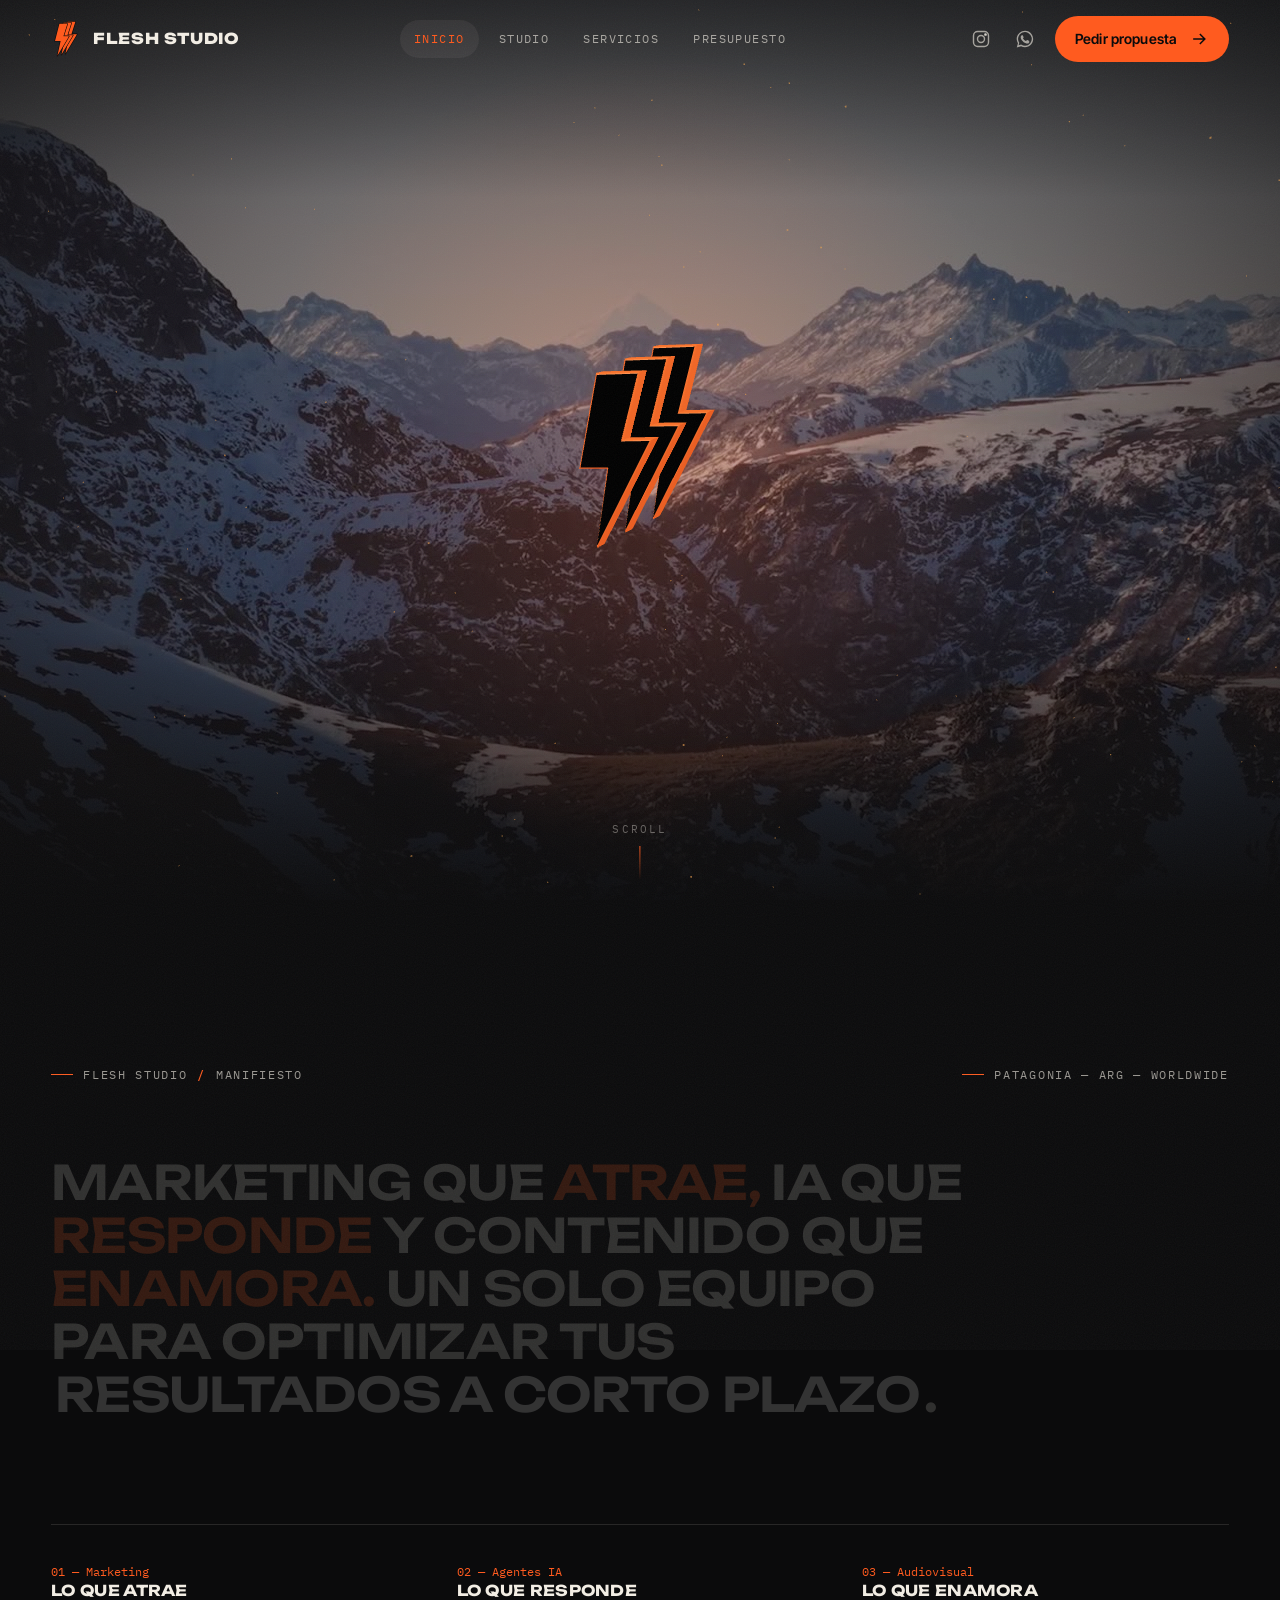
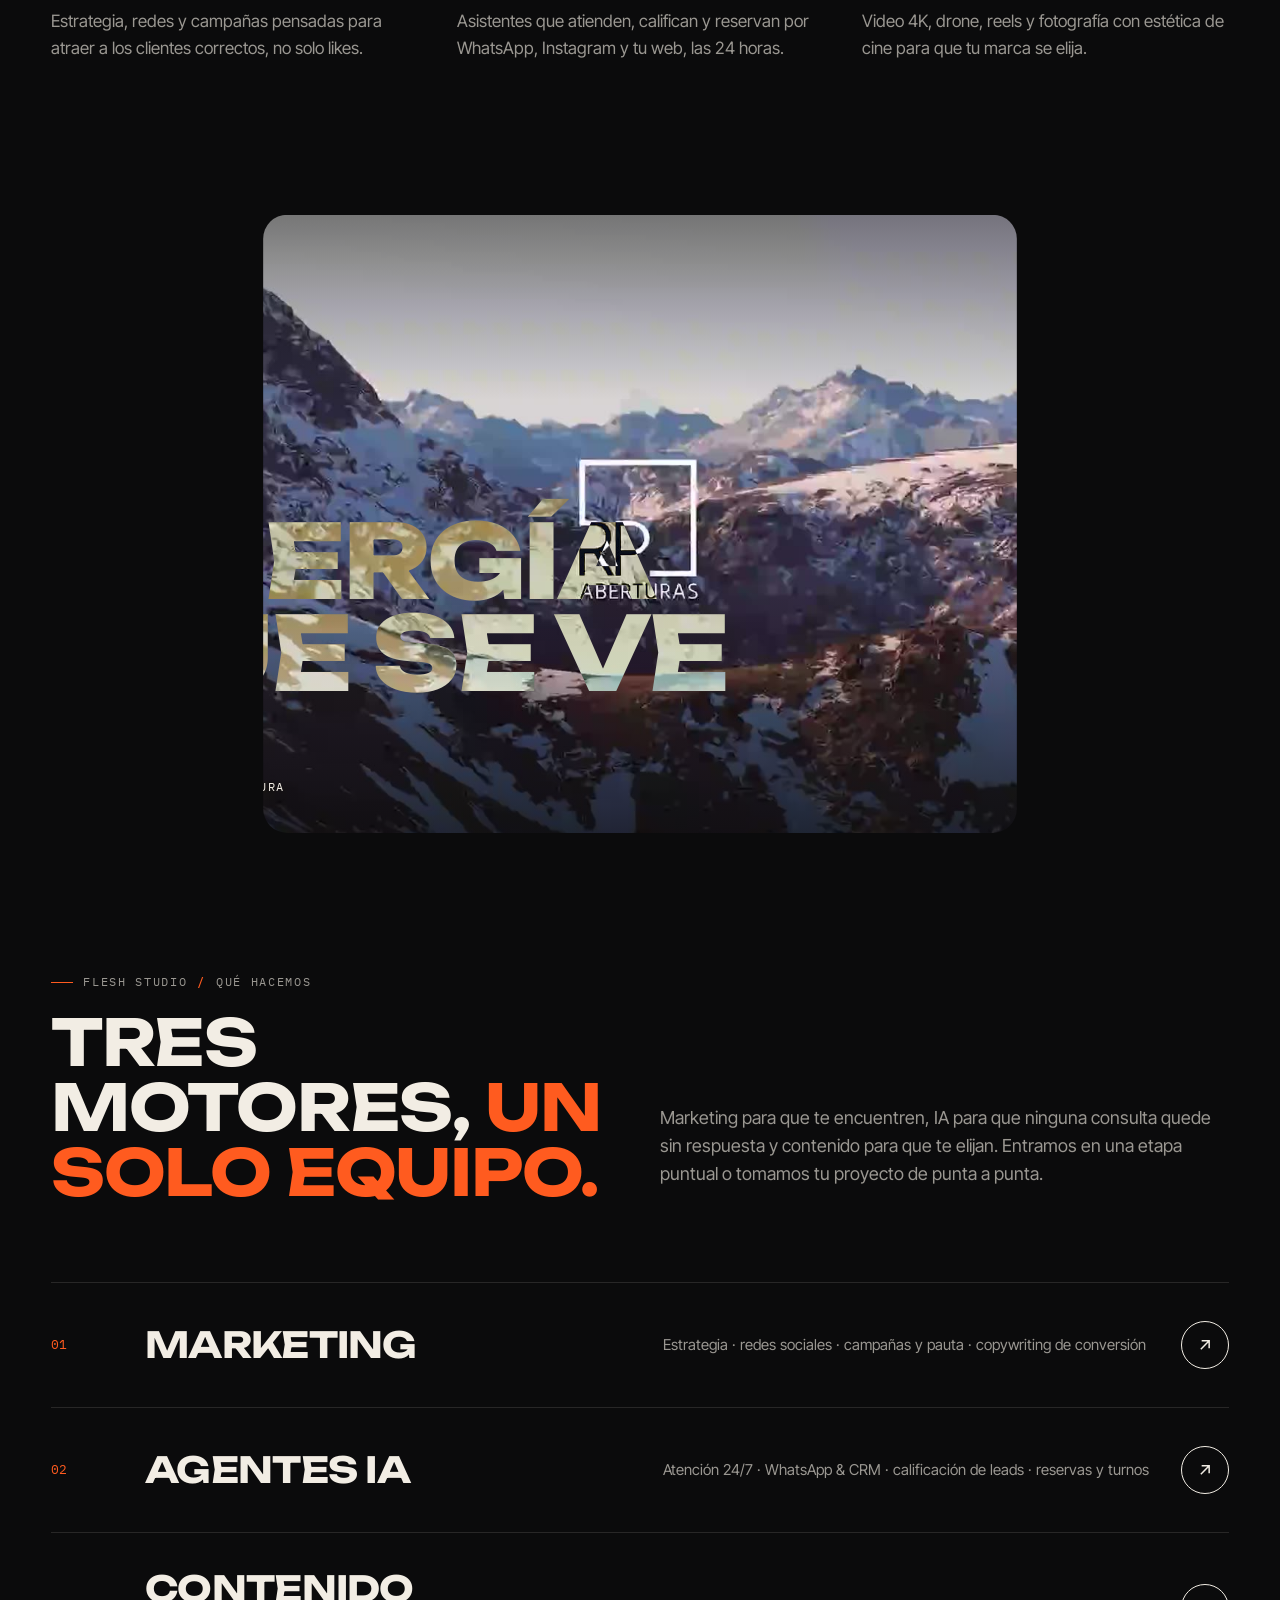
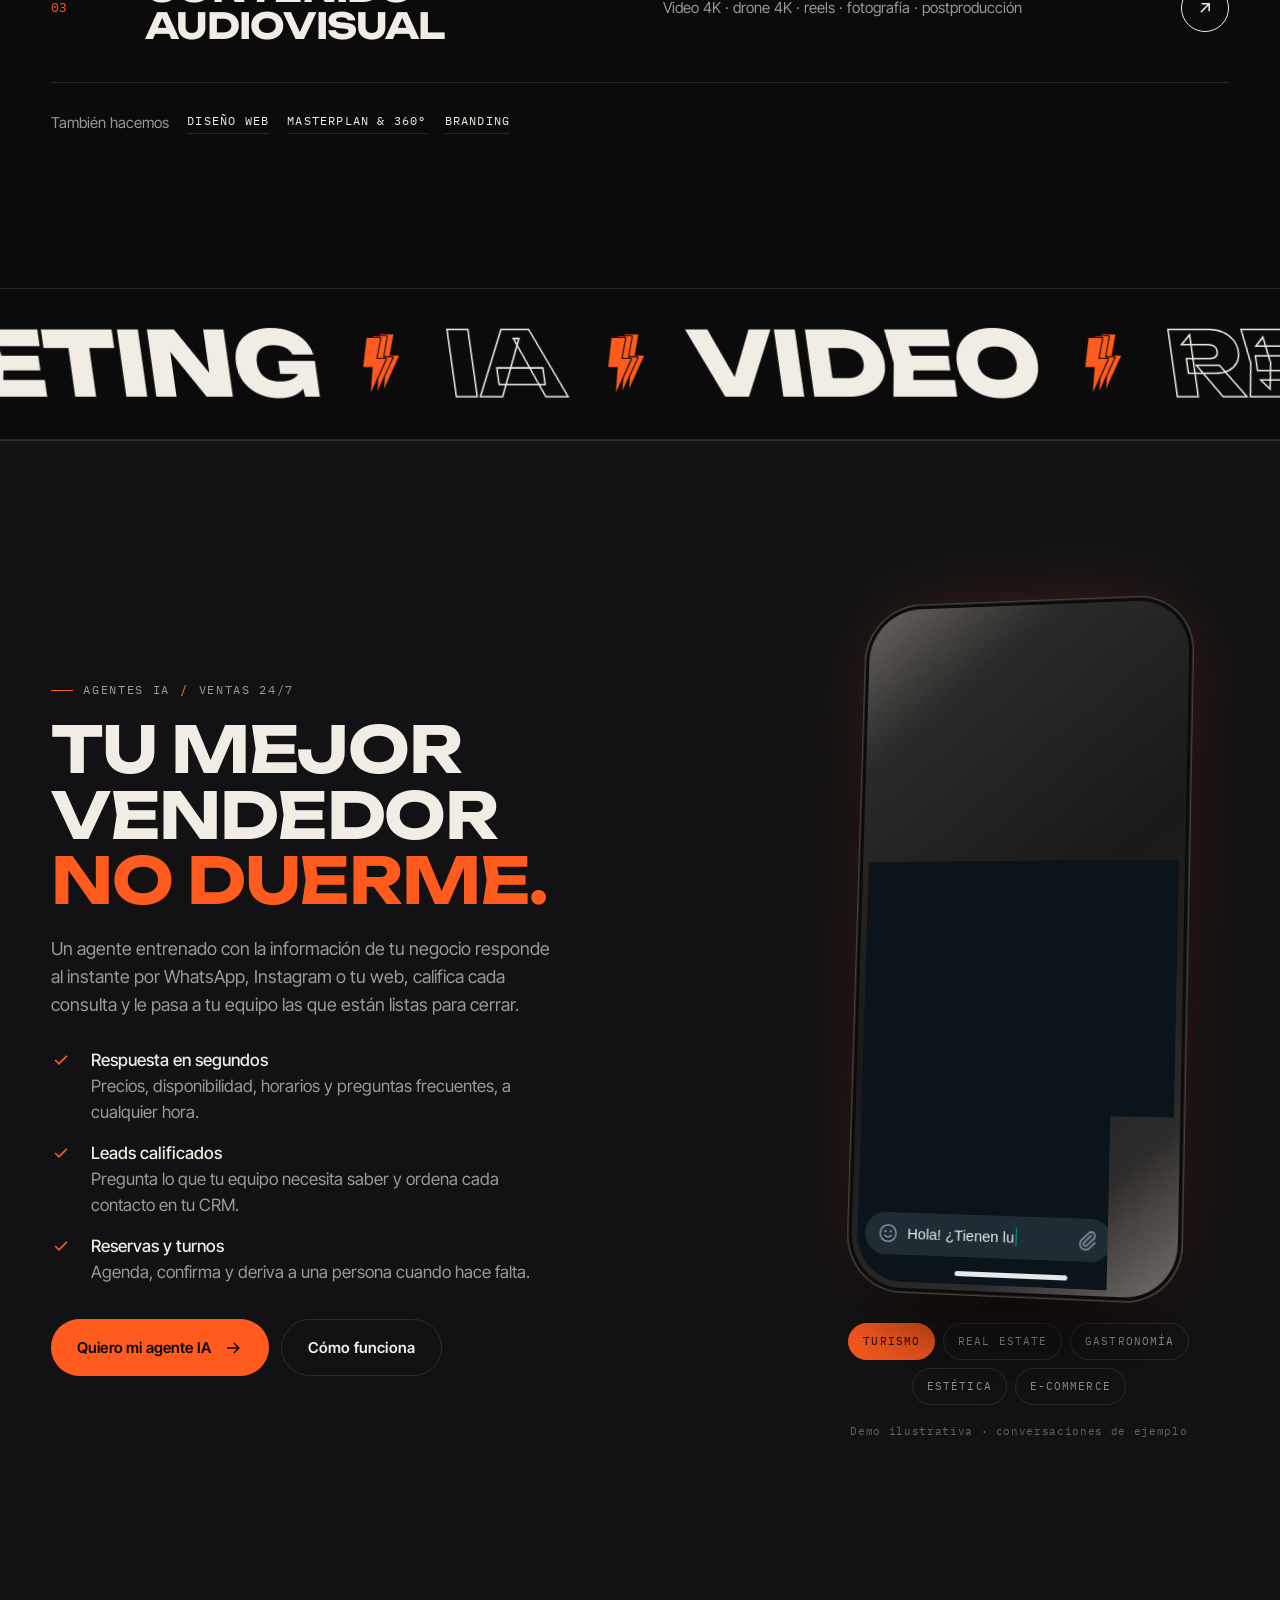
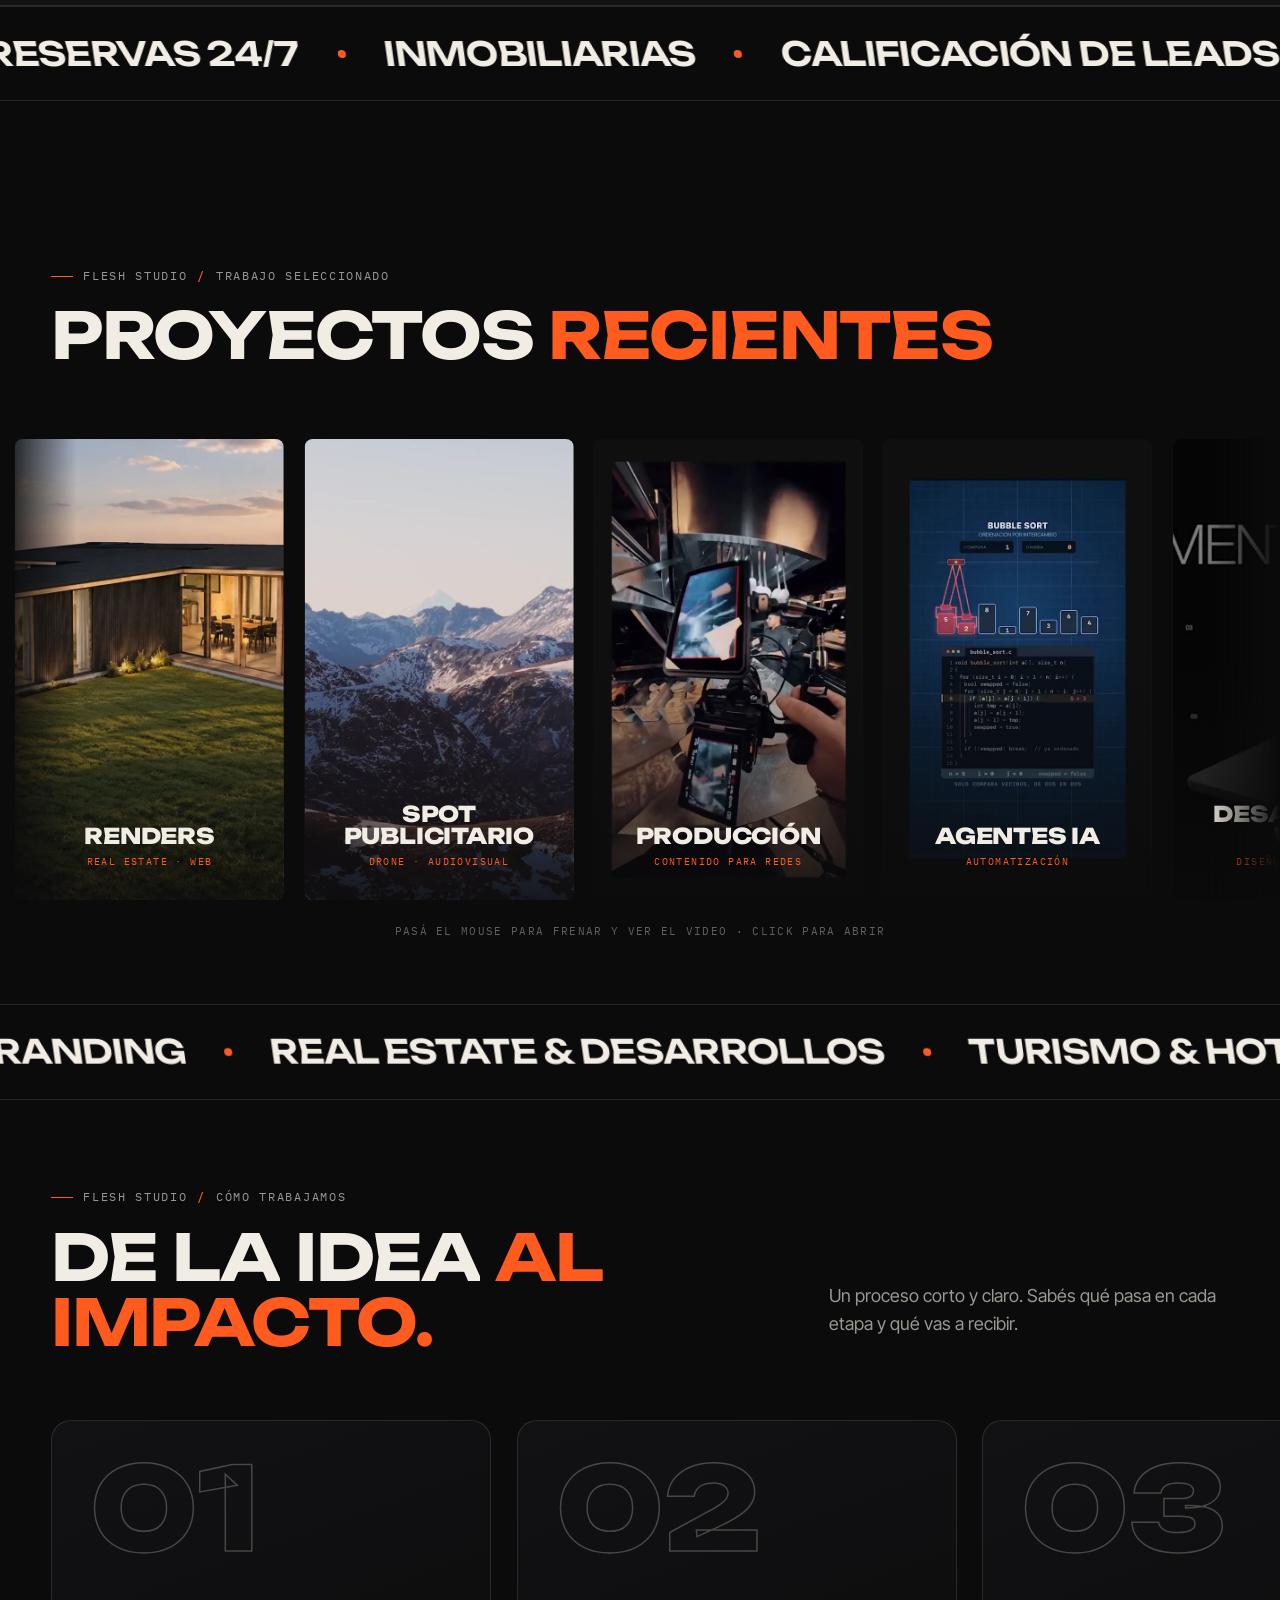
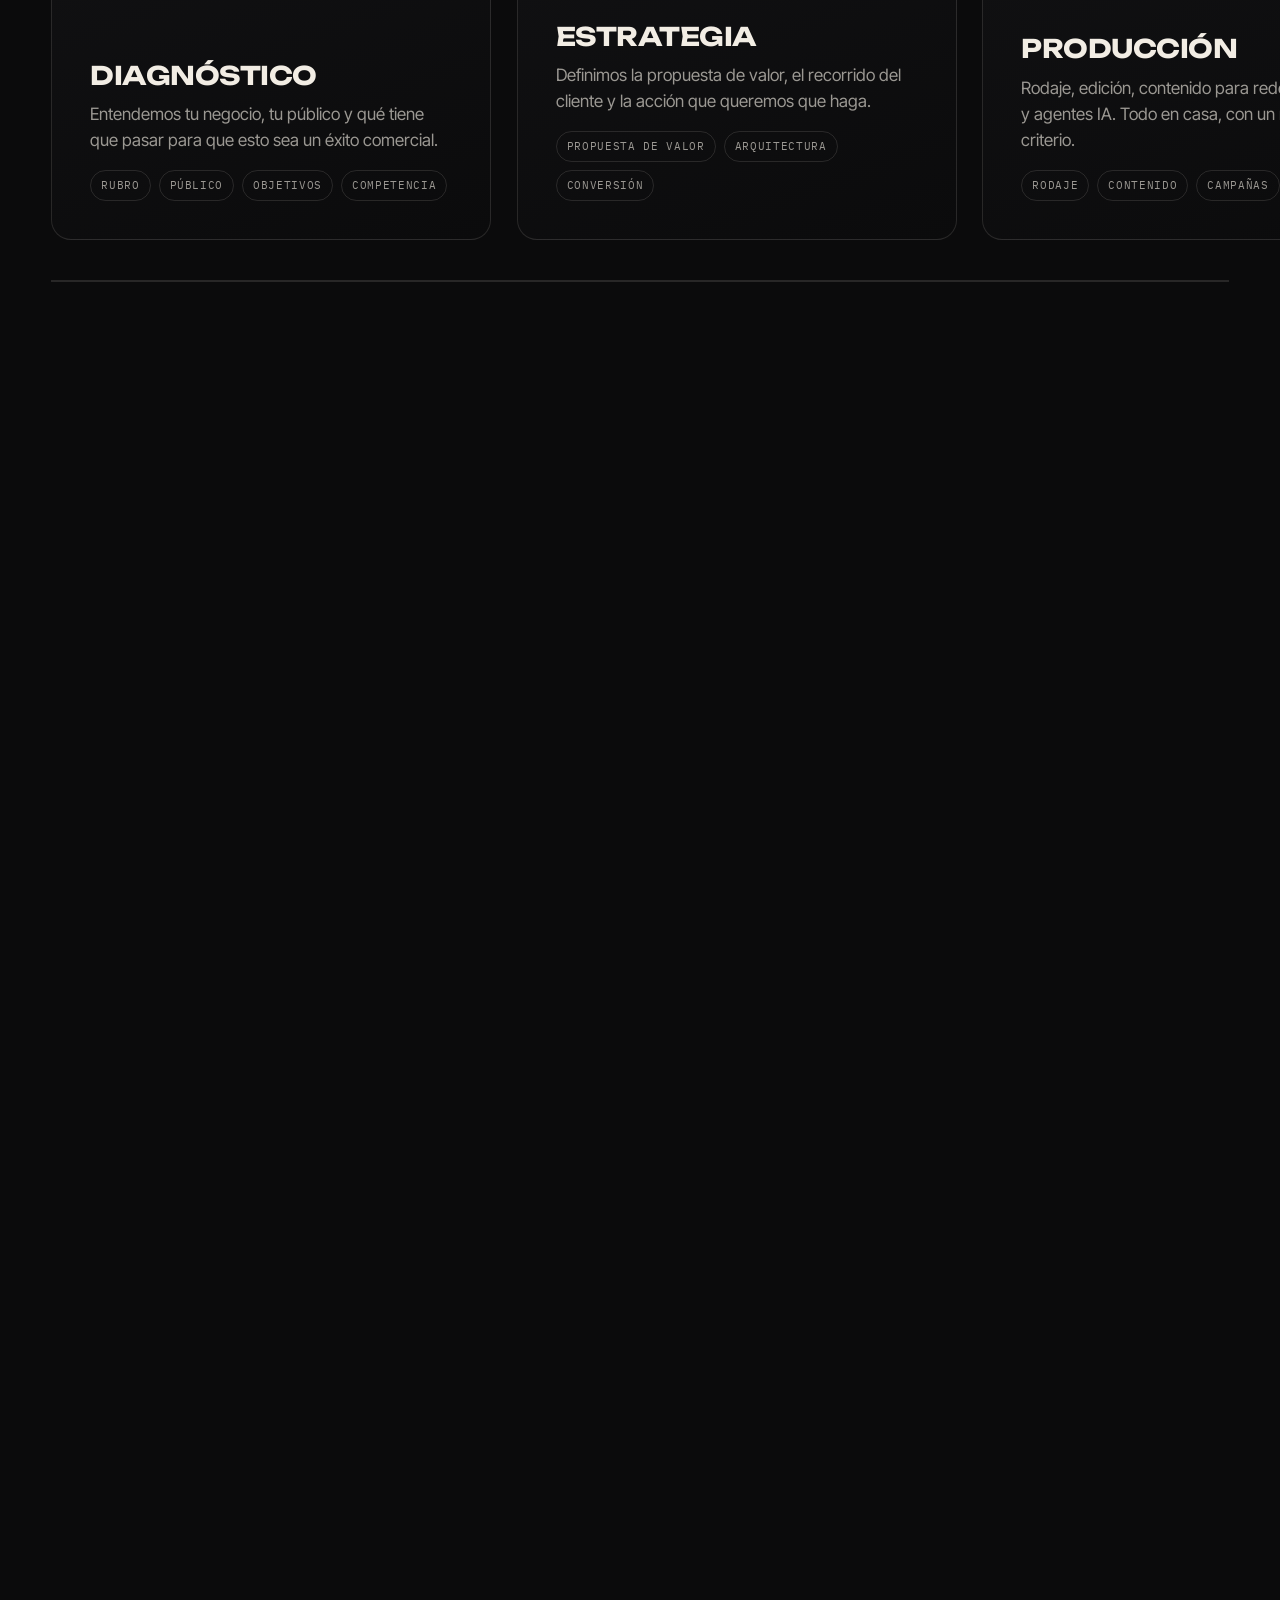
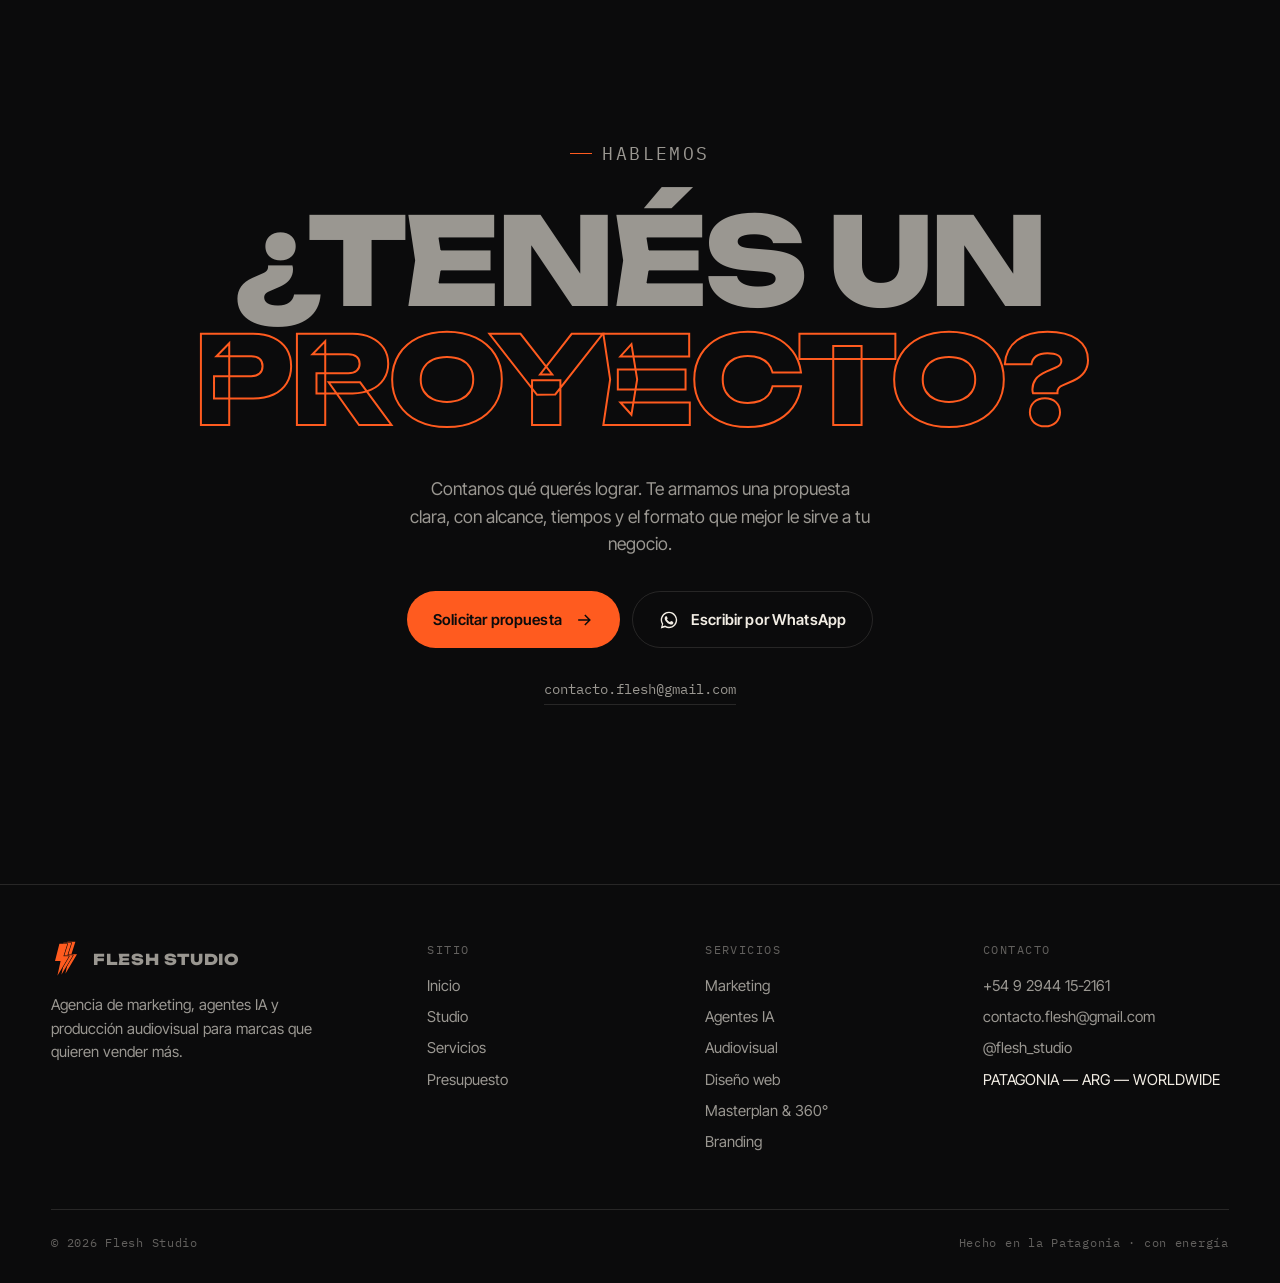
<file: index.html>
<!doctype html>
<html lang="es" class="no-js">
<head>
<meta charset="utf-8">
<meta name="viewport" content="width=device-width, initial-scale=1">
<meta http-equiv="Content-Security-Policy" content="default-src 'self'; script-src 'self' 'sha256-QMSJGwMSpajHwsbSmrCVGJJJhsJYzNH2Y6thZx6gxtc='; style-src 'self' 'unsafe-inline'; img-src 'self' data: blob:; media-src 'self' blob:; font-src 'self'; connect-src 'self'; object-src 'none'; base-uri 'self'; form-action 'self'; frame-src 'none'; worker-src 'self' blob:; manifest-src 'self'; upgrade-insecure-requests">
<meta name="referrer" content="strict-origin-when-cross-origin">
<title>Flesh Studio — Agencia de marketing, agentes IA y producción audiovisual</title>
<meta name="description" content="Agencia de marketing en Bariloche y Rosario: estrategia y redes, agentes IA que atienden y venden 24/7 y contenido audiovisual con drone para marcas que quieren vender más.">
<link rel="canonical" href="https://flesh-studio.com/">
<meta name="theme-color" content="#0B0B0C">
<meta property="og:type" content="website">
<meta property="og:locale" content="es_AR">
<meta property="og:site_name" content="Flesh Studio">
<meta property="og:title" content="Flesh Studio — Agencia de marketing, agentes IA y producción audiovisual">
<meta property="og:description" content="Agencia de marketing en Bariloche y Rosario: estrategia y redes, agentes IA que atienden y venden 24/7 y contenido audiovisual con drone para marcas que quieren vender más.">
<meta property="og:url" content="https://flesh-studio.com/">
<meta property="og:image" content="https://flesh-studio.com/assets/img/og-image.jpg">
<meta property="og:image:width" content="630">
<meta property="og:image:height" content="630">
<meta name="twitter:card" content="summary">
<meta name="twitter:title" content="Flesh Studio — Agencia de marketing, agentes IA y producción audiovisual">
<meta name="twitter:description" content="Agencia de marketing en Bariloche y Rosario: estrategia y redes, agentes IA que atienden y venden 24/7 y contenido audiovisual con drone para marcas que quieren vender más.">
<meta name="twitter:image" content="https://flesh-studio.com/assets/img/og-image.jpg">
<link rel="icon" type="image/svg+xml" href="assets/img/favicon.svg">
<link rel="apple-touch-icon" href="assets/img/favicon-180.png">
<script>(function(d){d.className=d.className.replace("no-js","js");if(window.matchMedia("(prefers-reduced-motion: reduce)").matches)d.className+=" rm";})(document.documentElement);</script>
<link rel="preload" href="assets/fonts/unbounded-latin-700-normal.woff2" as="font" type="font/woff2" crossorigin>
<link rel="preload" href="assets/fonts/inter-tight-latin-400-normal.woff2" as="font" type="font/woff2" crossorigin>
<link rel="stylesheet" href="assets/css/styles.css">

</head>
<body>
<a class="skip" href="#main">Saltar al contenido</a>
<header class="header">
  <div class="wrap header__in">
    <a class="brand" href="index.html" aria-label="Flesh Studio — inicio"><svg class="bolt brand__mark" viewBox="-4 -4 150 180" aria-hidden="true"><path transform="translate(40 0)" d="M38 0H78L58 62H86L28 160L44 86H16Z"/><path transform="translate(20 5)" d="M38 0H78L58 62H86L28 160L44 86H16Z"/><path transform="translate(0 10)" d="M38 0H78L58 62H86L28 160L44 86H16Z"/></svg><span>FLESH STUDIO</span></a>
    <nav class="nav" aria-label="Principal"><a href="index.html" aria-current="page">Inicio</a><a href="studio.html">Studio</a><a href="servicios.html">Servicios</a><a href="presupuesto.html">Presupuesto</a></nav>
    <div class="header__cta">
      <div class="socials"><a href="https://instagram.com/flesh_studio" target="_blank" rel="noopener" aria-label="Instagram de Flesh Studio"><svg class="icon" viewBox="0 0 24 24" fill="none" stroke="currentColor" stroke-width="1.7" aria-hidden="true"><rect x="3" y="3" width="18" height="18" rx="5"/><circle cx="12" cy="12" r="4.2"/><circle cx="17.4" cy="6.6" r="1" fill="currentColor"/></svg></a><a href="https://wa.me/5492944152161?text=Hola%20Flesh%20Studio%2C%20quiero%20hablar%20sobre%20un%20proyecto" target="_blank" rel="noopener" aria-label="WhatsApp de Flesh Studio"><svg class="icon" viewBox="0 0 24 24" fill="currentColor" aria-hidden="true"><path d="M12.04 2a9.9 9.9 0 0 0-8.5 15l-1.4 5.1 5.2-1.4A9.9 9.9 0 1 0 12.04 2Zm0 18.1c-1.5 0-3-.4-4.3-1.2l-.3-.2-3.1.8.8-3-.2-.3a8.2 8.2 0 1 1 7.1 3.9Zm4.5-6.1c-.2-.1-1.5-.7-1.7-.8-.2-.1-.4-.1-.6.1l-.8 1c-.1.2-.3.2-.5.1a6.7 6.7 0 0 1-3.3-2.9c-.2-.4.2-.4.7-1.3.1-.2 0-.3 0-.4l-.8-1.8c-.2-.5-.4-.4-.6-.4h-.5c-.2 0-.4.1-.7.3-.2.3-.9.9-.9 2.2s.9 2.5 1 2.7c.1.2 1.8 2.8 4.4 3.9 1.6.7 2.3.8 3.1.7.5-.1 1.5-.6 1.7-1.2.2-.6.2-1.1.2-1.2-.1-.1-.3-.2-.5-.3Z"/></svg></a></div>
      <a class="btn" href="presupuesto.html" data-magnetic>Pedir propuesta <svg class="icon arr" viewBox="0 0 24 24" fill="none" stroke="currentColor" stroke-width="1.8" aria-hidden="true"><path d="M5 12h14M13 6l6 6-6 6"/></svg></a>
      <button class="burger" type="button" aria-expanded="false" aria-controls="mobile-menu" aria-label="Abrir menú"><span></span><span></span></button>
    </div>
  </div>
</header>
<div class="mobile-menu" id="mobile-menu" aria-hidden="true">
  <nav aria-label="Menú móvil"><a href="index.html" aria-current="page"><small>01</small>Inicio</a><a href="studio.html"><small>02</small>Studio</a><a href="servicios.html"><small>03</small>Servicios</a><a href="presupuesto.html"><small>04</small>Presupuesto</a></nav>
  <div class="mobile-menu__foot">
    <a href="https://wa.me/5492944152161?text=Hola%20Flesh%20Studio%2C%20quiero%20hablar%20sobre%20un%20proyecto" target="_blank" rel="noopener">WhatsApp · +54 9 2944 15-2161</a>
    <a href="mailto:contacto.flesh@gmail.com">contacto.flesh@gmail.com</a>
    <a href="https://instagram.com/flesh_studio" target="_blank" rel="noopener">@flesh_studio</a>
  </div>
</div>

<main id="main">
<section class="hero hero--reel" aria-labelledby="hero-t">
  <video class="hero__video" muted loop playsinline preload="none" poster="assets/img/hero-poster.jpg" data-src-desktop="assets/video/hero-1080.mp4" data-src-mobile="assets/video/hero-720.mp4" aria-hidden="true"></video>
  <div class="hero__shade" aria-hidden="true"></div>
  <div class="hero__glow" aria-hidden="true"></div>
  <div class="hero__canvas"><svg class="bolt hero__poster" viewBox="-4 -4 150 180" aria-hidden="true"><path transform="translate(40 0)" d="M38 0H78L58 62H86L28 160L44 86H16Z"/><path transform="translate(20 5)" d="M38 0H78L58 62H86L28 160L44 86H16Z"/><path transform="translate(0 10)" d="M38 0H78L58 62H86L28 160L44 86H16Z"/></svg></div>
  <h1 id="hero-t" class="sr-only">Flesh Studio — agencia de marketing, agentes IA y producción audiovisual</h1>
  <span class="scroll-hint" aria-hidden="true">SCROLL</span>
</section>

<section class="section manifesto" aria-labelledby="man-t">
  <div class="wrap">
    <div class="manifesto__label"><p class="kicker">Flesh Studio <b>/</b> Manifiesto</p><p class="kicker">PATAGONIA — ARG — WORLDWIDE</p></div>
    <h2 id="man-t" class="sr-only">Manifiesto</h2>
    <p class="manifesto__text" data-hi="atrae,responde,enamora" data-mark="resultados a corto plazo">Marketing que atrae, IA que responde y contenido que enamora. Un solo equipo para optimizar tus resultados a corto plazo.</p>
    <div class="manifesto__grid">
      <div data-reveal><span class="num">01 — Marketing</span><h3>Lo que atrae</h3><p>Estrategia, redes y campañas pensadas para atraer a los clientes correctos, no solo likes.</p></div>
      <div data-reveal><span class="num">02 — Agentes IA</span><h3>Lo que responde</h3><p>Asistentes que atienden, califican y reservan por WhatsApp, Instagram y tu web, las 24 horas.</p></div>
      <div data-reveal><span class="num">03 — Audiovisual</span><h3>Lo que enamora</h3><p>Video 4K, drone, reels y fotografía con estética de cine para que tu marca se elija.</p></div>
    </div>
  </div>
</section>

<section class="reel" aria-label="Reel">
  <div class="wrap">
    <div class="reel__frame">
      <video autoplay muted loop playsinline preload="metadata" poster="assets/img/reel-flesh-poster.jpg" aria-label="Video para RP Aberturas en Cerro Bayo">
        <source src="assets/video/reel-flesh.mp4" type="video/mp4">
      </video>
      <div class="reel__overlay">
        <div class="reel__cap"><span>Spot publicitario</span><button class="reel__toggle" type="button" aria-pressed="false"><svg class="icon" viewBox="0 0 24 24" fill="currentColor" aria-hidden="true"><path d="M7 5h3v14H7zM14 5h3v14h-3z"/></svg><span>Pausar</span></button></div>
        <p class="reel__big" aria-hidden="true">Energía<br>que se ve</p>
        <div class="reel__cap"><span>Cerro Bayo, La Angostura</span><span>RP Aberturas</span></div>
      </div>
    </div>
  </div>
</section>

<section class="section" style="padding-top:0" aria-labelledby="svc-t">
  <div class="wrap">
    <div class="svc__head">
      <div><p class="kicker">Flesh Studio <b>/</b> Qué hacemos</p><h2 id="svc-t" class="h-lg" data-split style="margin-top:18px">Tres motores, <em>un solo equipo.</em></h2></div>
      <p class="lead" data-reveal>Marketing para que te encuentren, IA para que ninguna consulta quede sin respuesta y contenido para que te elijan. Entramos en una etapa puntual o tomamos tu proyecto de punta a punta.</p>
    </div>
    <ul class="svc-list"><li class="svc-item"><a href="servicios.html#marketing"><span class="n">01</span><h3>Marketing</h3><span class="tags">Estrategia · redes sociales · campañas y pauta · copywriting de conversión</span><span class="go"><svg class="icon" viewBox="0 0 24 24" fill="none" stroke="currentColor" stroke-width="1.8" aria-hidden="true"><path d="M7 17 17 7M8 7h9v9"/></svg></span></a></li><li class="svc-item"><a href="servicios.html#agentes-ia"><span class="n">02</span><h3>Agentes IA</h3><span class="tags">Atención 24/7 · WhatsApp & CRM · calificación de leads · reservas y turnos</span><span class="go"><svg class="icon" viewBox="0 0 24 24" fill="none" stroke="currentColor" stroke-width="1.8" aria-hidden="true"><path d="M7 17 17 7M8 7h9v9"/></svg></span></a></li><li class="svc-item"><a href="servicios.html#audiovisual"><span class="n">03</span><h3>Contenido audiovisual</h3><span class="tags">Video 4K · drone 4K · reels · fotografía · postproducción</span><span class="go"><svg class="icon" viewBox="0 0 24 24" fill="none" stroke="currentColor" stroke-width="1.8" aria-hidden="true"><path d="M7 17 17 7M8 7h9v9"/></svg></span></a></li></ul>
    <p class="svc-more" data-reveal><span>También hacemos</span><a href="servicios.html#diseno-web">Diseño web</a> <a href="servicios.html#masterplan-360">Masterplan & 360°</a> <a href="servicios.html#branding">Branding</a></p>
  </div>
</section>

<div class="marquee" data-speed="30" role="img" aria-label="Marketing, IA, Video, Reels, Drone, Contenido"><div class="marquee__track" aria-hidden="true"><div class="marquee__item"><span>Marketing</span><svg class="bolt " viewBox="-4 -4 150 180" aria-hidden="true"><path transform="translate(40 0)" d="M38 0H78L58 62H86L28 160L44 86H16Z"/><path transform="translate(20 5)" d="M38 0H78L58 62H86L28 160L44 86H16Z"/><path transform="translate(0 10)" d="M38 0H78L58 62H86L28 160L44 86H16Z"/></svg><span class="o">IA</span><svg class="bolt " viewBox="-4 -4 150 180" aria-hidden="true"><path transform="translate(40 0)" d="M38 0H78L58 62H86L28 160L44 86H16Z"/><path transform="translate(20 5)" d="M38 0H78L58 62H86L28 160L44 86H16Z"/><path transform="translate(0 10)" d="M38 0H78L58 62H86L28 160L44 86H16Z"/></svg><span>Video</span><svg class="bolt " viewBox="-4 -4 150 180" aria-hidden="true"><path transform="translate(40 0)" d="M38 0H78L58 62H86L28 160L44 86H16Z"/><path transform="translate(20 5)" d="M38 0H78L58 62H86L28 160L44 86H16Z"/><path transform="translate(0 10)" d="M38 0H78L58 62H86L28 160L44 86H16Z"/></svg><span class="o">Reels</span><svg class="bolt " viewBox="-4 -4 150 180" aria-hidden="true"><path transform="translate(40 0)" d="M38 0H78L58 62H86L28 160L44 86H16Z"/><path transform="translate(20 5)" d="M38 0H78L58 62H86L28 160L44 86H16Z"/><path transform="translate(0 10)" d="M38 0H78L58 62H86L28 160L44 86H16Z"/></svg><span>Drone</span><svg class="bolt " viewBox="-4 -4 150 180" aria-hidden="true"><path transform="translate(40 0)" d="M38 0H78L58 62H86L28 160L44 86H16Z"/><path transform="translate(20 5)" d="M38 0H78L58 62H86L28 160L44 86H16Z"/><path transform="translate(0 10)" d="M38 0H78L58 62H86L28 160L44 86H16Z"/></svg><span class="o">Contenido</span><svg class="bolt " viewBox="-4 -4 150 180" aria-hidden="true"><path transform="translate(40 0)" d="M38 0H78L58 62H86L28 160L44 86H16Z"/><path transform="translate(20 5)" d="M38 0H78L58 62H86L28 160L44 86H16Z"/><path transform="translate(0 10)" d="M38 0H78L58 62H86L28 160L44 86H16Z"/></svg></div><div class="marquee__item" aria-hidden="true"><span>Marketing</span><svg class="bolt " viewBox="-4 -4 150 180" aria-hidden="true"><path transform="translate(40 0)" d="M38 0H78L58 62H86L28 160L44 86H16Z"/><path transform="translate(20 5)" d="M38 0H78L58 62H86L28 160L44 86H16Z"/><path transform="translate(0 10)" d="M38 0H78L58 62H86L28 160L44 86H16Z"/></svg><span class="o">IA</span><svg class="bolt " viewBox="-4 -4 150 180" aria-hidden="true"><path transform="translate(40 0)" d="M38 0H78L58 62H86L28 160L44 86H16Z"/><path transform="translate(20 5)" d="M38 0H78L58 62H86L28 160L44 86H16Z"/><path transform="translate(0 10)" d="M38 0H78L58 62H86L28 160L44 86H16Z"/></svg><span>Video</span><svg class="bolt " viewBox="-4 -4 150 180" aria-hidden="true"><path transform="translate(40 0)" d="M38 0H78L58 62H86L28 160L44 86H16Z"/><path transform="translate(20 5)" d="M38 0H78L58 62H86L28 160L44 86H16Z"/><path transform="translate(0 10)" d="M38 0H78L58 62H86L28 160L44 86H16Z"/></svg><span class="o">Reels</span><svg class="bolt " viewBox="-4 -4 150 180" aria-hidden="true"><path transform="translate(40 0)" d="M38 0H78L58 62H86L28 160L44 86H16Z"/><path transform="translate(20 5)" d="M38 0H78L58 62H86L28 160L44 86H16Z"/><path transform="translate(0 10)" d="M38 0H78L58 62H86L28 160L44 86H16Z"/></svg><span>Drone</span><svg class="bolt " viewBox="-4 -4 150 180" aria-hidden="true"><path transform="translate(40 0)" d="M38 0H78L58 62H86L28 160L44 86H16Z"/><path transform="translate(20 5)" d="M38 0H78L58 62H86L28 160L44 86H16Z"/><path transform="translate(0 10)" d="M38 0H78L58 62H86L28 160L44 86H16Z"/></svg><span class="o">Contenido</span><svg class="bolt " viewBox="-4 -4 150 180" aria-hidden="true"><path transform="translate(40 0)" d="M38 0H78L58 62H86L28 160L44 86H16Z"/><path transform="translate(20 5)" d="M38 0H78L58 62H86L28 160L44 86H16Z"/><path transform="translate(0 10)" d="M38 0H78L58 62H86L28 160L44 86H16Z"/></svg></div></div></div>

<section class="section mp ai" aria-labelledby="ai-t">
  <div class="wrap mp__grid">
    <div class="mp__copy">
      <p class="kicker">Agentes IA <b>/</b> Ventas 24/7</p>
      <h2 id="ai-t" class="h-lg" data-split style="margin-top:18px">Tu mejor vendedor <em>no duerme.</em></h2>
      <p class="lead" style="margin-top:22px" data-reveal>Un agente entrenado con la información de tu negocio responde al instante por WhatsApp, Instagram o tu web, califica cada consulta y le pasa a tu equipo las que están listas para cerrar.</p>
      <ul data-reveal>
        <li><svg class="icon" viewBox="0 0 24 24" fill="none" stroke="currentColor" stroke-width="2" aria-hidden="true"><path d="m5 12 4.5 4.5L19 7"/></svg><span><strong>Respuesta en segundos</strong>Precios, disponibilidad, horarios y preguntas frecuentes, a cualquier hora.</span></li>
        <li><svg class="icon" viewBox="0 0 24 24" fill="none" stroke="currentColor" stroke-width="2" aria-hidden="true"><path d="m5 12 4.5 4.5L19 7"/></svg><span><strong>Leads calificados</strong>Pregunta lo que tu equipo necesita saber y ordena cada contacto en tu CRM.</span></li>
        <li><svg class="icon" viewBox="0 0 24 24" fill="none" stroke="currentColor" stroke-width="2" aria-hidden="true"><path d="m5 12 4.5 4.5L19 7"/></svg><span><strong>Reservas y turnos</strong>Agenda, confirma y deriva a una persona cuando hace falta.</span></li>
      </ul>
      <div class="mp__ctas" data-reveal>
        <a class="btn" href="presupuesto.html?servicio=ia" data-magnetic>Quiero mi agente IA <svg class="icon arr" viewBox="0 0 24 24" fill="none" stroke="currentColor" stroke-width="1.8" aria-hidden="true"><path d="M5 12h14M13 6l6 6-6 6"/></svg></a>
        <a class="btn btn--ghost" href="servicios.html#agentes-ia">Cómo funciona</a>
      </div>
    </div>
    <div class="wa-demo">
      <p class="sr-only">Demo animada: conversaciones de ejemplo por WhatsApp entre clientes y agentes IA de turismo, real estate, gastronomía, estética y e-commerce.</p>
      <div class="iph" aria-hidden="true">
        <i class="iph__btn iph__btn--act"></i><i class="iph__btn iph__btn--vu"></i><i class="iph__btn iph__btn--vd"></i><i class="iph__btn iph__btn--pw"></i><i class="iph__btn iph__btn--cam"></i>
        <div class="iph__screen">
          <div class="iph__island"></div>
          <div class="iph__status"><span class="iph__time">21:14</span><span class="iph__icons"><svg viewBox="0 0 24 24" aria-hidden="true"><path d="M2 17h3v4H2zM7 13h3v8H7zM12 9h3v12h-3zM17 5h3v16h-3z" fill="currentColor"/></svg><svg viewBox="0 0 24 24" aria-hidden="true"><path d="M12 18.5 9.6 16a3.4 3.4 0 0 1 4.8 0zm-4.6-4.7-1.8-1.8a9 9 0 0 1 12.8 0l-1.8 1.8a6.4 6.4 0 0 0-9.2 0zM3.2 9.6 1.4 7.8a15 15 0 0 1 21.2 0l-1.8 1.8a12.4 12.4 0 0 0-17.6 0z" fill="currentColor"/></svg><b class="iph__bat"><i></i></b></span></div>
          <div class="wa-head">
            <svg viewBox="0 0 24 24" aria-hidden="true"><path d="M15 5 8 12l7 7" fill="none" stroke="currentColor" stroke-width="2.2" stroke-linecap="round" stroke-linejoin="round"/></svg>
            <span class="wa-av" style="background:#0e7c66">CL</span>
            <span class="wa-who"><b class="wa-name">Cabañas del Lago</b><small class="wa-status">en línea</small></span>
            <span class="wa-acts"><svg viewBox="0 0 24 24" aria-hidden="true"><path d="M3 7.5A1.5 1.5 0 0 1 4.5 6h9A1.5 1.5 0 0 1 15 7.5v9a1.5 1.5 0 0 1-1.5 1.5h-9A1.5 1.5 0 0 1 3 16.5zM16 10l5-3v10l-5-3z" fill="none" stroke="currentColor" stroke-width="1.8" stroke-linejoin="round"/></svg><svg viewBox="0 0 24 24" aria-hidden="true"><path d="M6.6 3.5 9 3l1.6 4-2 1.4a10 10 0 0 0 5 5l1.4-2 4 1.6-.5 2.4a2 2 0 0 1-2 1.6A15 15 0 0 1 5 5.5a2 2 0 0 1 1.6-2z" fill="none" stroke="currentColor" stroke-width="1.8" stroke-linejoin="round"/></svg></span>
          </div>
          <div class="wa-body"><span class="wa-day">Hoy</span><div class="wa-msg out">Hola! ¿Tienen lugar para 4 personas del 12 al 15 de enero?<em>21:14<svg class="wa-tick" viewBox="0 0 16 11" aria-hidden="true"><path d="M11.07.65 4.98 7.9 2.4 5.4 1.3 6.5l3.74 3.6 7.13-8.5zM14.6.65 8.5 7.9l-.88-.86-1.1 1.13 2.03 1.96 7.13-8.5z" fill="currentColor"/></svg></em></div><div class="wa-msg in">¡Hola! 👋 Sí, para esas fechas está libre la Cabaña Bosque: vista al lago, parrilla y 2 habitaciones.<em>21:15</em></div><div class="wa-msg out">¿Aceptan mascotas?<em>21:16<svg class="wa-tick" viewBox="0 0 16 11" aria-hidden="true"><path d="M11.07.65 4.98 7.9 2.4 5.4 1.3 6.5l3.74 3.6 7.13-8.5zM14.6.65 8.5 7.9l-.88-.86-1.1 1.13 2.03 1.96 7.13-8.5z" fill="currentColor"/></svg></em></div><div class="wa-msg in">Sí, mascotas pequeñas sin costo extra 🐶 ¿Te la reservo y te mando el link para pagar la seña?<em>21:17</em></div><div class="wa-msg out">Dale, reservá!<em>21:18<svg class="wa-tick" viewBox="0 0 16 11" aria-hidden="true"><path d="M11.07.65 4.98 7.9 2.4 5.4 1.3 6.5l3.74 3.6 7.13-8.5zM14.6.65 8.5 7.9l-.88-.86-1.1 1.13 2.03 1.96 7.13-8.5z" fill="currentColor"/></svg></em></div><div class="wa-sys">✓ Reserva pre-confirmada · lead enviado al equipo</div></div>
          <div class="wa-input">
            <span class="wa-field"><svg viewBox="0 0 24 24" aria-hidden="true"><circle cx="12" cy="12" r="9" fill="none" stroke="currentColor" stroke-width="1.7"/><path d="M8.5 14.5a4.5 4.5 0 0 0 7 0" fill="none" stroke="currentColor" stroke-width="1.7" stroke-linecap="round"/><circle cx="9" cy="10" r="1.2" fill="currentColor"/><circle cx="15" cy="10" r="1.2" fill="currentColor"/></svg><span class="wa-text"></span><svg viewBox="0 0 24 24" aria-hidden="true"><path d="m16 7-7.5 7.5a2.1 2.1 0 0 0 3 3L19 10a4 4 0 0 0-5.7-5.7l-7.6 7.6a6 6 0 0 0 8.5 8.5L20 14.6" fill="none" stroke="currentColor" stroke-width="1.7" stroke-linecap="round"/></svg></span>
            <span class="wa-mic"><svg viewBox="0 0 24 24" aria-hidden="true"><path d="M12 3a3 3 0 0 0-3 3v6a3 3 0 0 0 6 0V6a3 3 0 0 0-3-3zM6 11a6 6 0 0 0 12 0M12 17v4" fill="none" stroke="currentColor" stroke-width="2" stroke-linecap="round"/></svg></span>
          </div>
          <div class="iph__home"></div>
        </div>
      </div>
      <div class="wa-tabs" role="group" aria-label="Elegí un rubro"><button type="button" class="wa-tab" aria-pressed="true">Turismo</button><button type="button" class="wa-tab" aria-pressed="false">Real estate</button><button type="button" class="wa-tab" aria-pressed="false">Gastronomía</button><button type="button" class="wa-tab" aria-pressed="false">Estética</button><button type="button" class="wa-tab" aria-pressed="false">E-commerce</button></div>
      <p class="demo-note">Demo ilustrativa · conversaciones de ejemplo</p>
      <script type="application/json" id="wa-data">[{"name": "Cabañas del Lago", "ini": "CL", "color": "#0e7c66", "time": "21:14", "msgs": [["out", "Hola! ¿Tienen lugar para 4 personas del 12 al 15 de enero?"], ["in", "¡Hola! 👋 Sí, para esas fechas está libre la Cabaña Bosque: vista al lago, parrilla y 2 habitaciones."], ["out", "¿Aceptan mascotas?"], ["in", "Sí, mascotas pequeñas sin costo extra 🐶 ¿Te la reservo y te mando el link para pagar la seña?"], ["out", "Dale, reservá!"], ["sys", "✓ Reserva pre-confirmada · lead enviado al equipo"]]}, {"name": "Lotes Río Rual", "ini": "RR", "color": "#8a5a2b", "time": "10:02", "msgs": [["out", "Hola, vi el anuncio de los lotes. ¿Qué medidas tienen?"], ["in", "¡Hola! Hay lotes desde 1.000 m², con servicios y acceso pavimentado. ¿Lo buscás para vivir o como inversión?"], ["out", "Para construir mi casa. ¿Tienen financiación?"], ["in", "Sí, con anticipo y cuotas. ¿Querés visitar el loteo este sábado? Tengo lugar a las 10:30 o a las 16:00."], ["out", "Sábado 10:30 perfecto"], ["sys", "✓ Visita agendada · lead calificado en el CRM"]]}, {"name": "Fuego Patagónico", "ini": "FP", "color": "#b8432a", "time": "18:47", "msgs": [["out", "Hola! ¿Tienen mesa para 6 hoy a la noche?"], ["in", "¡Hola! Sí, a las 21:30 tengo una mesa junto a la ventana para 6 🔥 ¿Te la reservo?"], ["out", "Sí! Una persona es celíaca, ¿hay opciones?"], ["in", "Claro, tenemos menú sin TACC y le avisamos a cocina. ¿A nombre de quién la dejo?"], ["out", "Martina"], ["sys", "✓ Mesa reservada · 21:30 · 6 personas"]]}, {"name": "Estética Aura", "ini": "EA", "color": "#7a4fa3", "time": "09:31", "msgs": [["out", "Hola, quería un turno para limpieza facial"], ["in", "¡Hola! Tengo turnos el jueves a las 11:00 o el viernes a las 17:30. ¿Cuál te queda mejor?"], ["out", "Viernes 17:30"], ["in", "¡Listo! Te lo agendo y el día anterior te mando un recordatorio por acá 😊"], ["sys", "✓ Turno confirmado · recordatorio automático"]]}, {"name": "Tienda Andina", "ini": "TA", "color": "#2b6cb0", "time": "23:08", "msgs": [["out", "Hola! ¿La campera negra está en talle M?"], ["in", "¡Hola! Sí, queda stock en M 🙌 ¿A qué ciudad te la enviamos?"], ["out", "A Rosario"], ["in", "Llega en 3 a 5 días hábiles. Te paso el link de pago así te la reservo ahora."], ["out", "Genial, gracias!"], ["sys", "✓ Link de pago enviado · venta cerrada por el agente"]]}]</script>
    </div>
  </div>
</section>

<div class="marquee marquee--small" data-dir="left" data-speed="46"><p class="sr-only">Rubros y tareas para agentes IA: Hoteles & cabañas, Reservas 24/7, Inmobiliarias, Calificación de leads, Restaurantes, Turnos automáticos, Clínicas & consultorios, Atención por WhatsApp, E-commerce, Seguimiento de ventas, Agencias de turismo, Respuestas al instante, Gimnasios & estética, Derivación al equipo</p><div class="marquee__track" aria-hidden="true"><div class="marquee__item"><span>Hoteles & cabañas</span><i></i><span>Reservas 24/7</span><i></i><span>Inmobiliarias</span><i></i><span>Calificación de leads</span><i></i><span>Restaurantes</span><i></i><span>Turnos automáticos</span><i></i><span>Clínicas & consultorios</span><i></i><span>Atención por WhatsApp</span><i></i><span>E-commerce</span><i></i><span>Seguimiento de ventas</span><i></i><span>Agencias de turismo</span><i></i><span>Respuestas al instante</span><i></i><span>Gimnasios & estética</span><i></i><span>Derivación al equipo</span><i></i></div><div class="marquee__item"><span>Hoteles & cabañas</span><i></i><span>Reservas 24/7</span><i></i><span>Inmobiliarias</span><i></i><span>Calificación de leads</span><i></i><span>Restaurantes</span><i></i><span>Turnos automáticos</span><i></i><span>Clínicas & consultorios</span><i></i><span>Atención por WhatsApp</span><i></i><span>E-commerce</span><i></i><span>Seguimiento de ventas</span><i></i><span>Agencias de turismo</span><i></i><span>Respuestas al instante</span><i></i><span>Gimnasios & estética</span><i></i><span>Derivación al equipo</span><i></i></div></div></div>

<section class="section" style="padding-bottom:clamp(40px,5vw,70px)" aria-labelledby="work-t">
  <div class="wrap">
    <div class="work__head">
      <div><p class="kicker">Flesh Studio <b>/</b> Trabajo seleccionado</p><h2 id="work-t" class="h-lg" data-split style="margin-top:18px">Proyectos <em>recientes</em></h2></div>
      
    </div>
  </div>
  <div class="pr" role="region" aria-label="Carrusel de proyectos. Pasá el mouse para frenarlo y ver el video.">
    <div class="pr__track"><a class="pr-card" href="https://flesh-studio.github.io/casa-la-cruzada/" target="_blank" rel="noopener"><img src="assets/proyectos/02-casa-la-cruzada/portada.webp" alt="Renders — Real estate · Web" loading="lazy" decoding="async" width="600" height="1030"><video muted loop playsinline preload="none" data-src="assets/proyectos/02-casa-la-cruzada/video.mp4" aria-hidden="true"></video><span class="pr-card__shade" aria-hidden="true"></span><span class="pr-card__info"><small>Real estate · Web</small><b>Renders</b></span></a><div class="pr-card"><img src="assets/proyectos/04-patagonia/portada.webp" alt="Spot publicitario — Drone · Audiovisual" loading="lazy" decoding="async" width="600" height="1030"><video muted loop playsinline preload="none" data-src="assets/proyectos/04-patagonia/video.mp4" aria-hidden="true"></video><span class="pr-card__shade" aria-hidden="true"></span><span class="pr-card__info"><small>Drone · Audiovisual</small><b>Spot publicitario</b></span></div><div class="pr-card"><img src="assets/proyectos/05-produccion/portada.webp" alt="Producción — Contenido para redes" loading="lazy" decoding="async" width="600" height="1030"><video muted loop playsinline preload="none" data-src="assets/proyectos/05-produccion/video.mp4" aria-hidden="true"></video><span class="pr-card__shade" aria-hidden="true"></span><span class="pr-card__info"><small>Contenido para redes</small><b>Producción</b></span></div><div class="pr-card"><img src="assets/proyectos/06-agentes-ia/portada.webp" alt="Agentes IA — Automatización" loading="lazy" decoding="async" width="600" height="1030"><video muted loop playsinline preload="none" data-src="assets/proyectos/06-agentes-ia/video.mp4" aria-hidden="true"></video><span class="pr-card__shade" aria-hidden="true"></span><span class="pr-card__info"><small>Automatización</small><b>Agentes IA</b></span></div><div class="pr-card"><img src="assets/proyectos/07-desarrollo-web/portada.webp" alt="Desarrollo web — Diseño · Desarrollo" loading="lazy" decoding="async" width="600" height="1030"><video muted loop playsinline preload="none" data-src="assets/proyectos/07-desarrollo-web/video.mp4" aria-hidden="true"></video><span class="pr-card__shade" aria-hidden="true"></span><span class="pr-card__info"><small>Diseño · Desarrollo</small><b>Desarrollo web</b></span></div><div class="pr-card"><img src="assets/proyectos/08-masterplan/portada.webp" alt="Masterplan 360° — Experiencia interactiva" loading="lazy" decoding="async" width="600" height="1030"><video muted loop playsinline preload="none" data-src="assets/proyectos/08-masterplan/video.mp4" aria-hidden="true"></video><span class="pr-card__shade" aria-hidden="true"></span><span class="pr-card__info"><small>Experiencia interactiva</small><b>Masterplan 360°</b></span></div><div class="pr-card"><img src="assets/proyectos/09-interiores/portada.webp" alt="Interiores — Real estate · Foto y video" loading="lazy" decoding="async" width="600" height="1030"><video muted loop playsinline preload="none" data-src="assets/proyectos/09-interiores/video.mp4" aria-hidden="true"></video><span class="pr-card__shade" aria-hidden="true"></span><span class="pr-card__info"><small>Real estate · Foto y video</small><b>Interiores</b></span></div><div class="pr-card"><img src="assets/proyectos/10-gastronomia/portada.webp" alt="Gastronomía — Audiovisual · Redes" loading="lazy" decoding="async" width="600" height="1030"><video muted loop playsinline preload="none" data-src="assets/proyectos/10-gastronomia/video.mp4" aria-hidden="true"></video><span class="pr-card__shade" aria-hidden="true"></span><span class="pr-card__info"><small>Audiovisual · Redes</small><b>Gastronomía</b></span></div><a class="pr-card" href="https://flesh-studio.github.io/casa-la-cruzada/" target="_blank" rel="noopener" aria-hidden="true" tabindex="-1"><img src="assets/proyectos/02-casa-la-cruzada/portada.webp" alt="" loading="lazy" decoding="async" width="600" height="1030"><video muted loop playsinline preload="none" data-src="assets/proyectos/02-casa-la-cruzada/video.mp4" aria-hidden="true"></video><span class="pr-card__shade" aria-hidden="true"></span><span class="pr-card__info"><small>Real estate · Web</small><b>Renders</b></span></a><div class="pr-card" aria-hidden="true"><img src="assets/proyectos/04-patagonia/portada.webp" alt="" loading="lazy" decoding="async" width="600" height="1030"><video muted loop playsinline preload="none" data-src="assets/proyectos/04-patagonia/video.mp4" aria-hidden="true"></video><span class="pr-card__shade" aria-hidden="true"></span><span class="pr-card__info"><small>Drone · Audiovisual</small><b>Spot publicitario</b></span></div><div class="pr-card" aria-hidden="true"><img src="assets/proyectos/05-produccion/portada.webp" alt="" loading="lazy" decoding="async" width="600" height="1030"><video muted loop playsinline preload="none" data-src="assets/proyectos/05-produccion/video.mp4" aria-hidden="true"></video><span class="pr-card__shade" aria-hidden="true"></span><span class="pr-card__info"><small>Contenido para redes</small><b>Producción</b></span></div><div class="pr-card" aria-hidden="true"><img src="assets/proyectos/06-agentes-ia/portada.webp" alt="" loading="lazy" decoding="async" width="600" height="1030"><video muted loop playsinline preload="none" data-src="assets/proyectos/06-agentes-ia/video.mp4" aria-hidden="true"></video><span class="pr-card__shade" aria-hidden="true"></span><span class="pr-card__info"><small>Automatización</small><b>Agentes IA</b></span></div><div class="pr-card" aria-hidden="true"><img src="assets/proyectos/07-desarrollo-web/portada.webp" alt="" loading="lazy" decoding="async" width="600" height="1030"><video muted loop playsinline preload="none" data-src="assets/proyectos/07-desarrollo-web/video.mp4" aria-hidden="true"></video><span class="pr-card__shade" aria-hidden="true"></span><span class="pr-card__info"><small>Diseño · Desarrollo</small><b>Desarrollo web</b></span></div><div class="pr-card" aria-hidden="true"><img src="assets/proyectos/08-masterplan/portada.webp" alt="" loading="lazy" decoding="async" width="600" height="1030"><video muted loop playsinline preload="none" data-src="assets/proyectos/08-masterplan/video.mp4" aria-hidden="true"></video><span class="pr-card__shade" aria-hidden="true"></span><span class="pr-card__info"><small>Experiencia interactiva</small><b>Masterplan 360°</b></span></div><div class="pr-card" aria-hidden="true"><img src="assets/proyectos/09-interiores/portada.webp" alt="" loading="lazy" decoding="async" width="600" height="1030"><video muted loop playsinline preload="none" data-src="assets/proyectos/09-interiores/video.mp4" aria-hidden="true"></video><span class="pr-card__shade" aria-hidden="true"></span><span class="pr-card__info"><small>Real estate · Foto y video</small><b>Interiores</b></span></div><div class="pr-card" aria-hidden="true"><img src="assets/proyectos/10-gastronomia/portada.webp" alt="" loading="lazy" decoding="async" width="600" height="1030"><video muted loop playsinline preload="none" data-src="assets/proyectos/10-gastronomia/video.mp4" aria-hidden="true"></video><span class="pr-card__shade" aria-hidden="true"></span><span class="pr-card__info"><small>Audiovisual · Redes</small><b>Gastronomía</b></span></div></div>
  </div>
  <p class="wrap pr__hint" aria-hidden="true">Pasá el mouse para frenar y ver el video · Click para abrir</p>
</section>

<div class="marquee marquee--small" data-dir="right" data-speed="40"><p class="sr-only">Sectores: Real estate & desarrollos, Turismo & hotelería, Gastronomía, Construcción, Marcas personales, Startups & branding</p><div class="marquee__track" aria-hidden="true"><div class="marquee__item"><span>Real estate & desarrollos</span><i></i><span>Turismo & hotelería</span><i></i><span>Gastronomía</span><i></i><span>Construcción</span><i></i><span>Marcas personales</span><i></i><span>Startups & branding</span><i></i></div><div class="marquee__item"><span>Real estate & desarrollos</span><i></i><span>Turismo & hotelería</span><i></i><span>Gastronomía</span><i></i><span>Construcción</span><i></i><span>Marcas personales</span><i></i><span>Startups & branding</span><i></i></div></div></div>

<section class="section process" aria-labelledby="pr-t" style="padding-top:clamp(40px,6vw,80px)">
  <div class="wrap process__head">
    <div><p class="kicker">Flesh Studio <b>/</b> Cómo trabajamos</p><h2 id="pr-t" class="h-lg" data-split style="margin-top:18px">De la idea <em>al impacto.</em></h2></div>
    <p class="lead" style="max-width:40ch" data-reveal>Un proceso corto y claro. Sabés qué pasa en cada etapa y qué vas a recibir.</p>
  </div>
  <div class="process__pin"><div class="process__track"><article class="step"><span class="step__n" aria-hidden="true">01</span><div><h3>Diagnóstico</h3><p>Entendemos tu negocio, tu público y qué tiene que pasar para que esto sea un éxito comercial.</p><ul><li>Rubro</li><li>Público</li><li>Objetivos</li><li>Competencia</li></ul></div></article><article class="step"><span class="step__n" aria-hidden="true">02</span><div><h3>Estrategia</h3><p>Definimos la propuesta de valor, el recorrido del cliente y la acción que queremos que haga.</p><ul><li>Propuesta de valor</li><li>Arquitectura</li><li>Conversión</li></ul></div></article><article class="step"><span class="step__n" aria-hidden="true">03</span><div><h3>Producción</h3><p>Rodaje, edición, contenido para redes, campañas y agentes IA. Todo en casa, con un mismo criterio.</p><ul><li>Rodaje</li><li>Contenido</li><li>Campañas</li><li>IA</li></ul></div></article><article class="step"><span class="step__n" aria-hidden="true">04</span><div><h3>Lanzamiento</h3><p>Publicamos, medimos y optimizamos. SEO, analytics y automatizaciones para que siga rindiendo.</p><ul><li>SEO</li><li>Analytics</li><li>Automatización</li></ul></div></article><article class="step" style="background:var(--orange);color:var(--ink);border-color:var(--orange)"><span class="step__n" style="-webkit-text-stroke-color:var(--ink)" aria-hidden="true">→</span><div><h3>¿Arrancamos?</h3><p style="color:rgba(11,11,12,.75)">Primera reunión sin costo para entender tu proyecto y proponerte el camino más directo.</p><a class="btn" style="--bg:var(--ink);--fg:var(--bone);margin-top:22px" href="presupuesto.html">Solicitar propuesta <svg class="icon arr" viewBox="0 0 24 24" fill="none" stroke="currentColor" stroke-width="1.8" aria-hidden="true"><path d="M5 12h14M13 6l6 6-6 6"/></svg></a></div></article></div></div>
  <div class="process__bar" aria-hidden="true"><i></i></div>
</section>

<section class="cta" aria-labelledby="cta-t">
  <div class="wrap">
    <p class="kicker" style="justify-content:center">Hablemos</p>
    <h2 id="cta-t" class="sr-only">¿Tenés un proyecto? Hablemos</h2>
    <p class="cta__big" aria-hidden="true"><span>¿Tenés un</span><br><span class="o">proyecto?</span></p>
    <p>Contanos qué querés lograr. Te armamos una propuesta clara, con alcance, tiempos y el formato que mejor le sirve a tu negocio.</p>
    <div class="cta__btns">
      <a class="btn" href="presupuesto.html" data-magnetic>Solicitar propuesta <svg class="icon arr" viewBox="0 0 24 24" fill="none" stroke="currentColor" stroke-width="1.8" aria-hidden="true"><path d="M5 12h14M13 6l6 6-6 6"/></svg></a>
      <a class="btn btn--ghost" href="https://wa.me/5492944152161?text=Hola%20Flesh%20Studio%2C%20quiero%20hablar%20sobre%20un%20proyecto" target="_blank" rel="noopener"><svg class="icon" viewBox="0 0 24 24" fill="currentColor" aria-hidden="true"><path d="M12.04 2a9.9 9.9 0 0 0-8.5 15l-1.4 5.1 5.2-1.4A9.9 9.9 0 1 0 12.04 2Zm0 18.1c-1.5 0-3-.4-4.3-1.2l-.3-.2-3.1.8.8-3-.2-.3a8.2 8.2 0 1 1 7.1 3.9Zm4.5-6.1c-.2-.1-1.5-.7-1.7-.8-.2-.1-.4-.1-.6.1l-.8 1c-.1.2-.3.2-.5.1a6.7 6.7 0 0 1-3.3-2.9c-.2-.4.2-.4.7-1.3.1-.2 0-.3 0-.4l-.8-1.8c-.2-.5-.4-.4-.6-.4h-.5c-.2 0-.4.1-.7.3-.2.3-.9.9-.9 2.2s.9 2.5 1 2.7c.1.2 1.8 2.8 4.4 3.9 1.6.7 2.3.8 3.1.7.5-.1 1.5-.6 1.7-1.2.2-.6.2-1.1.2-1.2-.1-.1-.3-.2-.5-.3Z"/></svg> Escribir por WhatsApp</a>
    </div>
    <a class="cta__mail" href="mailto:contacto.flesh@gmail.com">contacto.flesh@gmail.com</a>
  </div>
</section>

</main>
<script type="application/ld+json">{"@context": "https://schema.org", "@type": "ProfessionalService", "name": "Flesh Studio", "description": "Agencia de marketing, agentes de IA y producción audiovisual. También diseño web, contenido 360° y branding.", "url": "https://flesh-studio.com/", "image": "https://flesh-studio.com/assets/img/og-image.jpg", "email": "contacto.flesh@gmail.com", "telephone": "+5492944152161", "areaServed": ["Argentina", "Chile"], "address": [{"@type": "PostalAddress", "addressLocality": "San Carlos de Bariloche", "addressRegion": "Río Negro", "addressCountry": "AR"}, {"@type": "PostalAddress", "addressLocality": "Rosario", "addressRegion": "Santa Fe", "addressCountry": "AR"}], "sameAs": ["https://instagram.com/flesh_studio"], "knowsAbout": ["Marketing digital", "Redes sociales", "Agentes de IA", "Automatización de ventas", "Producción audiovisual", "Reels", "Drone", "Diseño web", "Recorridos virtuales 360°", "Branding"]}</script>
<footer class="footer">
  <div class="wrap">
    <div class="footer__grid">
      <div class="footer__brand">
        <a class="brand" href="index.html" aria-label="Flesh Studio — inicio"><svg class="bolt brand__mark" viewBox="-4 -4 150 180" aria-hidden="true"><path transform="translate(40 0)" d="M38 0H78L58 62H86L28 160L44 86H16Z"/><path transform="translate(20 5)" d="M38 0H78L58 62H86L28 160L44 86H16Z"/><path transform="translate(0 10)" d="M38 0H78L58 62H86L28 160L44 86H16Z"/></svg><span>FLESH STUDIO</span></a>
        <p>Agencia de marketing, agentes IA y producción audiovisual para marcas que quieren vender más.</p>
      </div>
      <div><h4>Sitio</h4><ul><li><a href="index.html">Inicio</a></li><li><a href="studio.html">Studio</a></li><li><a href="servicios.html">Servicios</a></li><li><a href="presupuesto.html">Presupuesto</a></li></ul></div>
      <div><h4>Servicios</h4><ul>
        <li><a href="servicios.html#marketing">Marketing</a></li>
        <li><a href="servicios.html#agentes-ia">Agentes IA</a></li>
        <li><a href="servicios.html#audiovisual">Audiovisual</a></li>
        <li><a href="servicios.html#diseno-web">Diseño web</a></li>
        <li><a href="servicios.html#masterplan-360">Masterplan & 360°</a></li>
        <li><a href="servicios.html#branding">Branding</a></li></ul></div>
      <div><h4>Contacto</h4><ul>
        <li><a href="https://wa.me/5492944152161?text=Hola%20Flesh%20Studio%2C%20quiero%20hablar%20sobre%20un%20proyecto" target="_blank" rel="noopener">+54 9 2944 15-2161</a></li>
        <li><a href="mailto:contacto.flesh@gmail.com">contacto.flesh@gmail.com</a></li>
        <li><a href="https://instagram.com/flesh_studio" target="_blank" rel="noopener">@flesh_studio</a></li>
        <li>PATAGONIA — ARG — WORLDWIDE</li></ul></div>
    </div>
    <div class="footer__bottom"><span>© <span data-year>2026</span> Flesh Studio</span><span>Hecho en la Patagonia · con energía</span></div>
  </div>
</footer>
<a class="wa-float" href="https://wa.me/5492944152161?text=Hola%20Flesh%20Studio%2C%20quiero%20hablar%20sobre%20un%20proyecto" target="_blank" rel="noopener" aria-label="Escribinos por WhatsApp"><svg class="icon" viewBox="0 0 24 24" fill="currentColor" aria-hidden="true"><path d="M12.04 2a9.9 9.9 0 0 0-8.5 15l-1.4 5.1 5.2-1.4A9.9 9.9 0 1 0 12.04 2Zm0 18.1c-1.5 0-3-.4-4.3-1.2l-.3-.2-3.1.8.8-3-.2-.3a8.2 8.2 0 1 1 7.1 3.9Zm4.5-6.1c-.2-.1-1.5-.7-1.7-.8-.2-.1-.4-.1-.6.1l-.8 1c-.1.2-.3.2-.5.1a6.7 6.7 0 0 1-3.3-2.9c-.2-.4.2-.4.7-1.3.1-.2 0-.3 0-.4l-.8-1.8c-.2-.5-.4-.4-.6-.4h-.5c-.2 0-.4.1-.7.3-.2.3-.9.9-.9 2.2s.9 2.5 1 2.7c.1.2 1.8 2.8 4.4 3.9 1.6.7 2.3.8 3.1.7.5-.1 1.5-.6 1.7-1.2.2-.6.2-1.1.2-1.2-.1-.1-.3-.2-.5-.3Z"/></svg></a>
<script src="assets/vendor/gsap.min.js" defer></script>
<script src="assets/vendor/ScrollTrigger.min.js" defer></script>
<script src="assets/vendor/lenis.min.js" defer></script>
<script src="assets/js/main.js" defer></script>
<script src="assets/js/hero3d.bundle.js" defer></script>
</body>
</html>
</file>
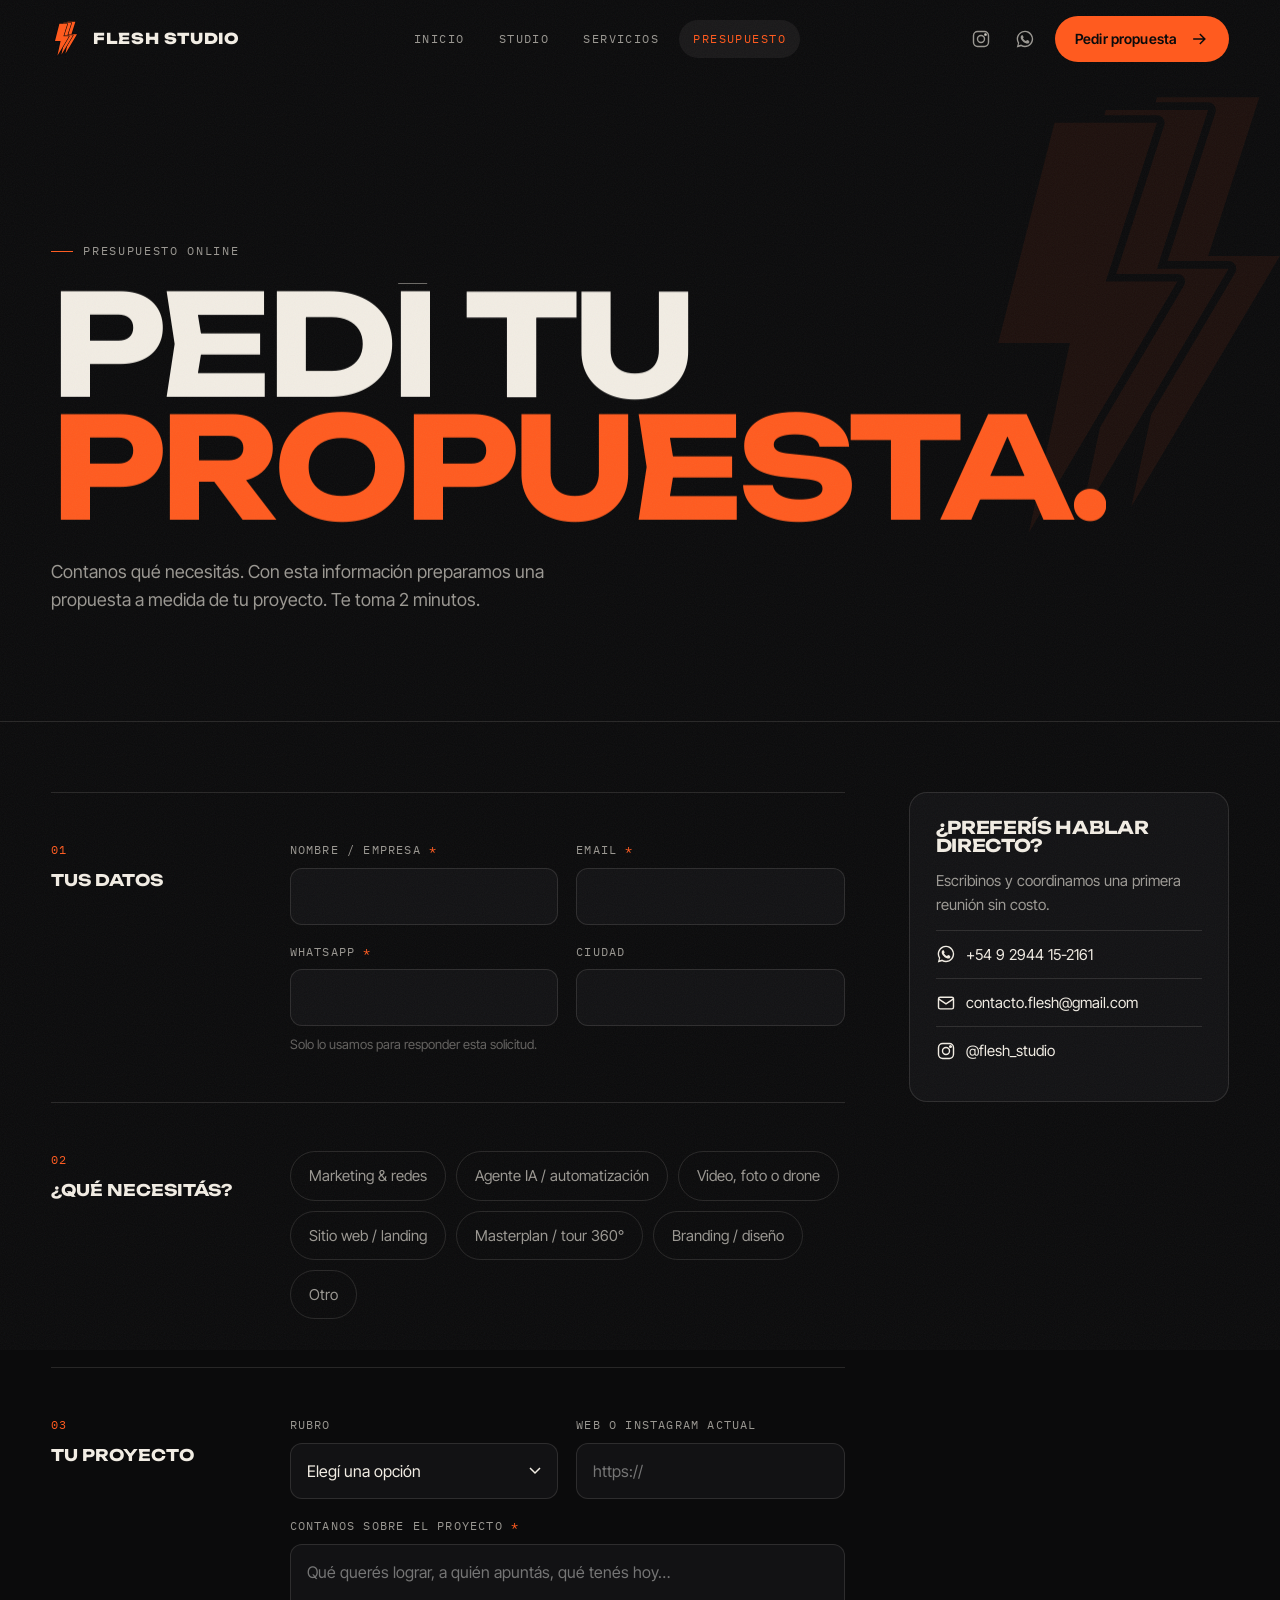
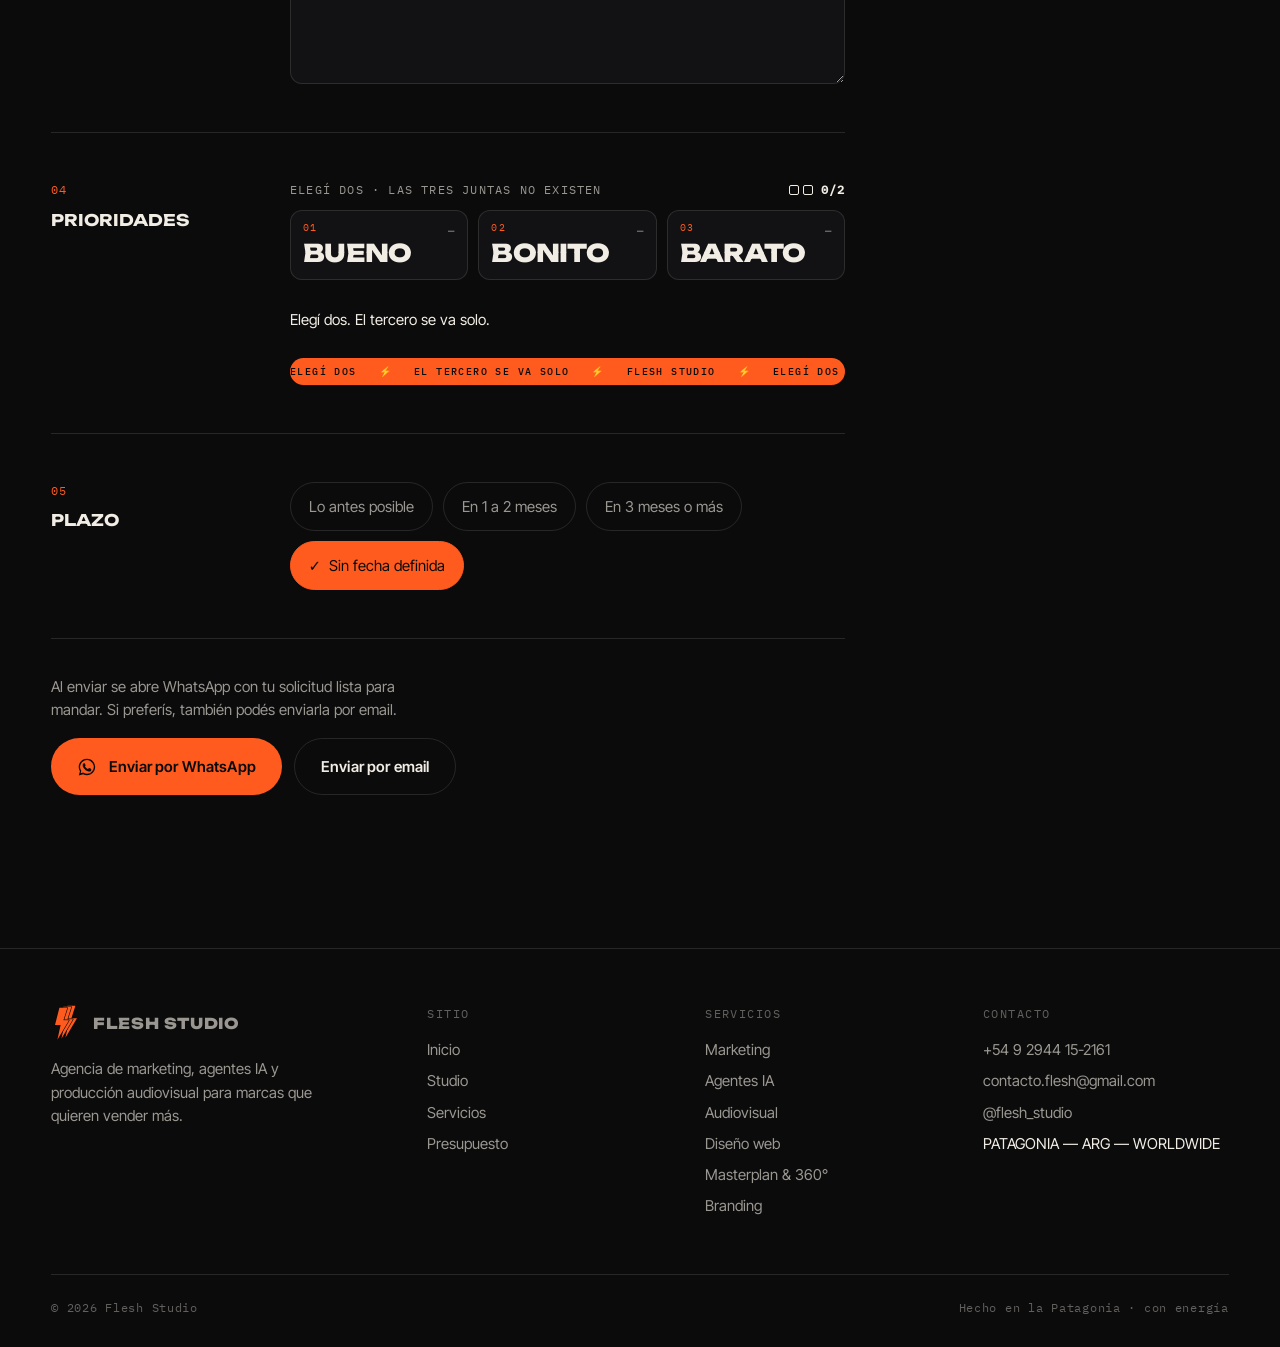
<file: presupuesto.html>
<!doctype html>
<html lang="es" class="no-js">
<head>
<meta charset="utf-8">
<meta name="viewport" content="width=device-width, initial-scale=1">
<meta http-equiv="Content-Security-Policy" content="default-src 'self'; script-src 'self' 'sha256-QMSJGwMSpajHwsbSmrCVGJJJhsJYzNH2Y6thZx6gxtc='; style-src 'self' 'unsafe-inline'; img-src 'self' data: blob:; media-src 'self' blob:; font-src 'self'; connect-src 'self'; object-src 'none'; base-uri 'self'; form-action 'self'; frame-src 'none'; worker-src 'self' blob:; manifest-src 'self'; upgrade-insecure-requests">
<meta name="referrer" content="strict-origin-when-cross-origin">
<title>Presupuesto — Flesh Studio | Pedí tu propuesta</title>
<meta name="description" content="Solicitá una propuesta de marketing, agente IA o contenido audiovisual (también webs y 360°). Respuesta directa por WhatsApp o email.">
<link rel="canonical" href="https://flesh-studio.com/presupuesto.html">
<meta name="theme-color" content="#0B0B0C">
<meta property="og:type" content="website">
<meta property="og:locale" content="es_AR">
<meta property="og:site_name" content="Flesh Studio">
<meta property="og:title" content="Presupuesto — Flesh Studio | Pedí tu propuesta">
<meta property="og:description" content="Solicitá una propuesta de marketing, agente IA o contenido audiovisual (también webs y 360°). Respuesta directa por WhatsApp o email.">
<meta property="og:url" content="https://flesh-studio.com/presupuesto.html">
<meta property="og:image" content="https://flesh-studio.com/assets/img/og-image.jpg">
<meta property="og:image:width" content="630">
<meta property="og:image:height" content="630">
<meta name="twitter:card" content="summary">
<meta name="twitter:title" content="Presupuesto — Flesh Studio | Pedí tu propuesta">
<meta name="twitter:description" content="Solicitá una propuesta de marketing, agente IA o contenido audiovisual (también webs y 360°). Respuesta directa por WhatsApp o email.">
<meta name="twitter:image" content="https://flesh-studio.com/assets/img/og-image.jpg">
<link rel="icon" type="image/svg+xml" href="assets/img/favicon.svg">
<link rel="apple-touch-icon" href="assets/img/favicon-180.png">
<script>(function(d){d.className=d.className.replace("no-js","js");if(window.matchMedia("(prefers-reduced-motion: reduce)").matches)d.className+=" rm";})(document.documentElement);</script>
<link rel="preload" href="assets/fonts/unbounded-latin-700-normal.woff2" as="font" type="font/woff2" crossorigin>
<link rel="preload" href="assets/fonts/inter-tight-latin-400-normal.woff2" as="font" type="font/woff2" crossorigin>
<link rel="stylesheet" href="assets/css/styles.css">

</head>
<body>
<a class="skip" href="#main">Saltar al contenido</a>
<header class="header">
  <div class="wrap header__in">
    <a class="brand" href="index.html" aria-label="Flesh Studio — inicio"><svg class="bolt brand__mark" viewBox="-4 -4 150 180" aria-hidden="true"><path transform="translate(40 0)" d="M38 0H78L58 62H86L28 160L44 86H16Z"/><path transform="translate(20 5)" d="M38 0H78L58 62H86L28 160L44 86H16Z"/><path transform="translate(0 10)" d="M38 0H78L58 62H86L28 160L44 86H16Z"/></svg><span>FLESH STUDIO</span></a>
    <nav class="nav" aria-label="Principal"><a href="index.html">Inicio</a><a href="studio.html">Studio</a><a href="servicios.html">Servicios</a><a href="presupuesto.html" aria-current="page">Presupuesto</a></nav>
    <div class="header__cta">
      <div class="socials"><a href="https://instagram.com/flesh_studio" target="_blank" rel="noopener" aria-label="Instagram de Flesh Studio"><svg class="icon" viewBox="0 0 24 24" fill="none" stroke="currentColor" stroke-width="1.7" aria-hidden="true"><rect x="3" y="3" width="18" height="18" rx="5"/><circle cx="12" cy="12" r="4.2"/><circle cx="17.4" cy="6.6" r="1" fill="currentColor"/></svg></a><a href="https://wa.me/5492944152161?text=Hola%20Flesh%20Studio%2C%20quiero%20hablar%20sobre%20un%20proyecto" target="_blank" rel="noopener" aria-label="WhatsApp de Flesh Studio"><svg class="icon" viewBox="0 0 24 24" fill="currentColor" aria-hidden="true"><path d="M12.04 2a9.9 9.9 0 0 0-8.5 15l-1.4 5.1 5.2-1.4A9.9 9.9 0 1 0 12.04 2Zm0 18.1c-1.5 0-3-.4-4.3-1.2l-.3-.2-3.1.8.8-3-.2-.3a8.2 8.2 0 1 1 7.1 3.9Zm4.5-6.1c-.2-.1-1.5-.7-1.7-.8-.2-.1-.4-.1-.6.1l-.8 1c-.1.2-.3.2-.5.1a6.7 6.7 0 0 1-3.3-2.9c-.2-.4.2-.4.7-1.3.1-.2 0-.3 0-.4l-.8-1.8c-.2-.5-.4-.4-.6-.4h-.5c-.2 0-.4.1-.7.3-.2.3-.9.9-.9 2.2s.9 2.5 1 2.7c.1.2 1.8 2.8 4.4 3.9 1.6.7 2.3.8 3.1.7.5-.1 1.5-.6 1.7-1.2.2-.6.2-1.1.2-1.2-.1-.1-.3-.2-.5-.3Z"/></svg></a></div>
      <a class="btn" href="presupuesto.html" data-magnetic>Pedir propuesta <svg class="icon arr" viewBox="0 0 24 24" fill="none" stroke="currentColor" stroke-width="1.8" aria-hidden="true"><path d="M5 12h14M13 6l6 6-6 6"/></svg></a>
      <button class="burger" type="button" aria-expanded="false" aria-controls="mobile-menu" aria-label="Abrir menú"><span></span><span></span></button>
    </div>
  </div>
</header>
<div class="mobile-menu" id="mobile-menu" aria-hidden="true">
  <nav aria-label="Menú móvil"><a href="index.html"><small>01</small>Inicio</a><a href="studio.html"><small>02</small>Studio</a><a href="servicios.html"><small>03</small>Servicios</a><a href="presupuesto.html" aria-current="page"><small>04</small>Presupuesto</a></nav>
  <div class="mobile-menu__foot">
    <a href="https://wa.me/5492944152161?text=Hola%20Flesh%20Studio%2C%20quiero%20hablar%20sobre%20un%20proyecto" target="_blank" rel="noopener">WhatsApp · +54 9 2944 15-2161</a>
    <a href="mailto:contacto.flesh@gmail.com">contacto.flesh@gmail.com</a>
    <a href="https://instagram.com/flesh_studio" target="_blank" rel="noopener">@flesh_studio</a>
  </div>
</div>

<main id="main">
<section class="page-hero">
  <svg class="bolt page-hero__bolt" viewBox="-4 -4 150 180" aria-hidden="true"><path transform="translate(40 0)" d="M38 0H78L58 62H86L28 160L44 86H16Z"/><path transform="translate(20 5)" d="M38 0H78L58 62H86L28 160L44 86H16Z"/><path transform="translate(0 10)" d="M38 0H78L58 62H86L28 160L44 86H16Z"/></svg>
  <div class="wrap">
    <p class="kicker">Presupuesto online</p>
    <h1 data-split>Pedí tu <em>propuesta.</em></h1>
    <p class="lead" data-reveal>Contanos qué necesitás. Con esta información preparamos una propuesta a medida de tu proyecto. Te toma 2 minutos.</p>
  </div>
</section>
<section class="section" style="padding-top:clamp(40px,6vw,70px)">
  <div class="wrap q-layout">
    <form class="qform" id="qform" novalidate>
      <div class="hp" aria-hidden="true"><label for="f-web2">No completar</label><input id="f-web2" name="web2" type="text" tabindex="-1" autocomplete="off"></div>
      <fieldset class="qstep"><legend><small>01</small>Tus datos</legend>
        <div class="qstep__body"><div class="fields">
          <div class="field"><label for="f-nombre">Nombre / empresa <span class="req">*</span></label><input id="f-nombre" name="nombre" autocomplete="name" required maxlength="80"><span class="err">Contanos cómo te llamás.</span></div>
          <div class="field"><label for="f-email">Email <span class="req">*</span></label><input id="f-email" name="email" type="email" autocomplete="email" required maxlength="120"><span class="err">Revisá el email.</span></div>
          <div class="field"><label for="f-tel">WhatsApp <span class="req">*</span></label><input id="f-tel" name="tel" type="tel" autocomplete="tel" inputmode="tel" required maxlength="30"><span class="err">Necesitamos un número para contactarte.</span><span class="hint">Solo lo usamos para responder esta solicitud.</span></div>
          <div class="field"><label for="f-ciudad">Ciudad</label><input id="f-ciudad" name="ciudad" autocomplete="address-level2" maxlength="80"></div>
        </div></div>
      </fieldset>
      <fieldset class="qstep"><legend><small>02</small>¿Qué necesitás?</legend>
        <div class="qstep__body"><div class="choices" id="c-servicio"><label class="choice"><input type="checkbox" name="servicio" value="marketing" data-label="Marketing & redes"><span>Marketing & redes</span></label><label class="choice"><input type="checkbox" name="servicio" value="ia" data-label="Agente IA / automatización"><span>Agente IA / automatización</span></label><label class="choice"><input type="checkbox" name="servicio" value="audiovisual" data-label="Video, foto o drone"><span>Video, foto o drone</span></label><label class="choice"><input type="checkbox" name="servicio" value="web" data-label="Sitio web / landing"><span>Sitio web / landing</span></label><label class="choice"><input type="checkbox" name="servicio" value="masterplan" data-label="Masterplan / tour 360°"><span>Masterplan / tour 360°</span></label><label class="choice"><input type="checkbox" name="servicio" value="branding" data-label="Branding / diseño"><span>Branding / diseño</span></label><label class="choice"><input type="checkbox" name="servicio" value="otro" data-label="Otro"><span>Otro</span></label></div><span class="group-err">Elegí al menos una opción.</span></div>
      </fieldset>
      <fieldset class="qstep"><legend><small>03</small>Tu proyecto</legend>
        <div class="qstep__body"><div class="fields">
          <div class="field"><label for="f-rubro">Rubro</label><select id="f-rubro" name="rubro"><option value="">Elegí una opción</option><option>Real estate / desarrollo</option><option>Turismo / hotelería</option><option>Gastronomía</option><option>Construcción</option><option>Marca personal</option><option>Comercio / e-commerce</option><option>Empresa / servicios</option><option>Otro</option></select></div>
          <div class="field"><label for="f-ref">Web o Instagram actual</label><input id="f-ref" name="ref" type="url" inputmode="url" placeholder="https://" maxlength="200"></div>
          <div class="field field--full"><label for="f-detalle">Contanos sobre el proyecto <span class="req">*</span></label><textarea id="f-detalle" name="detalle" required maxlength="2000" placeholder="Qué querés lograr, a quién apuntás, qué tenés hoy…"></textarea><span class="err">Escribí al menos una línea sobre el proyecto.</span></div>
        </div></div>
      </fieldset>
      <fieldset class="qstep"><legend><small>04</small>Prioridades</legend>
        <div class="qstep__body"><div class="bbb" data-bbb>
          <div class="bbb__flash" aria-hidden="true"></div>
          <div class="bbb__hud" aria-hidden="true"><span>Elegí dos · Las tres juntas no existen</span><span class="bbb__count"><span class="bbb__pips"><i class="bbb__pip"></i><i class="bbb__pip"></i></span><b class="bbb__num">0/2</b></span></div>
          <div class="bbb__rows" role="group" aria-label="Elegí dos prioridades"><button type="button" class="bbb__row" data-k="bueno" aria-pressed="false"><span class="bbb__fill"></span><span class="bbb__idx">01</span><span class="bbb__state"><svg viewBox="16 0 70 160" aria-hidden="true"><path d="M38 0H78L58 62H86L28 160L44 86H16Z"/></svg><b>—</b></span><span class="bbb__word"><span class="bbb__half bbb__half--top">Bueno</span><span class="bbb__half bbb__half--bot" aria-hidden="true">Bueno</span></span><svg class="bbb__zap" viewBox="0 0 100 100" preserveAspectRatio="none" aria-hidden="true"><polyline points="-2,55 14,42 24,60 40,36 52,63 66,40 78,58 102,46"/></svg></button><button type="button" class="bbb__row" data-k="bonito" aria-pressed="false"><span class="bbb__fill"></span><span class="bbb__idx">02</span><span class="bbb__state"><svg viewBox="16 0 70 160" aria-hidden="true"><path d="M38 0H78L58 62H86L28 160L44 86H16Z"/></svg><b>—</b></span><span class="bbb__word"><span class="bbb__half bbb__half--top">Bonito</span><span class="bbb__half bbb__half--bot" aria-hidden="true">Bonito</span></span><svg class="bbb__zap" viewBox="0 0 100 100" preserveAspectRatio="none" aria-hidden="true"><polyline points="-2,48 12,60 26,38 38,62 54,40 64,61 80,37 102,54"/></svg></button><button type="button" class="bbb__row" data-k="barato" aria-pressed="false"><span class="bbb__fill"></span><span class="bbb__idx">03</span><span class="bbb__state"><svg viewBox="16 0 70 160" aria-hidden="true"><path d="M38 0H78L58 62H86L28 160L44 86H16Z"/></svg><b>—</b></span><span class="bbb__word"><span class="bbb__half bbb__half--top">Barato</span><span class="bbb__half bbb__half--bot" aria-hidden="true">Barato</span></span><svg class="bbb__zap" viewBox="0 0 100 100" preserveAspectRatio="none" aria-hidden="true"><polyline points="-2,52 16,38 28,62 42,40 56,60 70,36 84,60 102,44"/></svg></button></div>
          <div class="bbb__msg" aria-live="polite"><span class="bbb__tag"></span><p class="bbb__text"></p></div>
          <div class="bbb__ticker" aria-hidden="true"><div class="bbb__ticker-track"></div></div>
          <input type="hidden" name="prioridades" value=""><input type="hidden" name="descartado" value="">
        </div></div>
      </fieldset>
      <fieldset class="qstep"><legend><small>05</small>Plazo</legend>
        <div class="qstep__body"><div class="choices"><label class="choice"><input type="radio" name="plazo" value="Lo antes posible"><span>Lo antes posible</span></label><label class="choice"><input type="radio" name="plazo" value="En 1 a 2 meses"><span>En 1 a 2 meses</span></label><label class="choice"><input type="radio" name="plazo" value="En 3 meses o más"><span>En 3 meses o más</span></label><label class="choice"><input type="radio" name="plazo" value="Sin fecha definida" checked><span>Sin fecha definida</span></label></div></div>
      </fieldset>
      <div class="qsubmit">
        <p>Al enviar se abre WhatsApp con tu solicitud lista para mandar. Si preferís, también podés enviarla por email.</p>
        <div style="display:flex;gap:12px;flex-wrap:wrap">
          <button class="btn" type="submit" data-magnetic><svg class="icon" viewBox="0 0 24 24" fill="currentColor" aria-hidden="true"><path d="M12.04 2a9.9 9.9 0 0 0-8.5 15l-1.4 5.1 5.2-1.4A9.9 9.9 0 1 0 12.04 2Zm0 18.1c-1.5 0-3-.4-4.3-1.2l-.3-.2-3.1.8.8-3-.2-.3a8.2 8.2 0 1 1 7.1 3.9Zm4.5-6.1c-.2-.1-1.5-.7-1.7-.8-.2-.1-.4-.1-.6.1l-.8 1c-.1.2-.3.2-.5.1a6.7 6.7 0 0 1-3.3-2.9c-.2-.4.2-.4.7-1.3.1-.2 0-.3 0-.4l-.8-1.8c-.2-.5-.4-.4-.6-.4h-.5c-.2 0-.4.1-.7.3-.2.3-.9.9-.9 2.2s.9 2.5 1 2.7c.1.2 1.8 2.8 4.4 3.9 1.6.7 2.3.8 3.1.7.5-.1 1.5-.6 1.7-1.2.2-.6.2-1.1.2-1.2-.1-.1-.3-.2-.5-.3Z"/></svg> Enviar por WhatsApp</button>
          <button class="btn btn--ghost" type="button" id="send-mail">Enviar por email</button>
        </div>
      </div>
      <div class="form-ok" role="status" aria-live="polite"></div>
    </form>
    <aside class="aside-card" aria-label="Contacto directo">
      <h3>¿Preferís hablar directo?</h3>
      <p>Escribinos y coordinamos una primera reunión sin costo.</p>
      <a href="https://wa.me/5492944152161?text=Hola%20Flesh%20Studio%2C%20quiero%20hablar%20sobre%20un%20proyecto" target="_blank" rel="noopener"><svg class="icon" viewBox="0 0 24 24" fill="currentColor" aria-hidden="true"><path d="M12.04 2a9.9 9.9 0 0 0-8.5 15l-1.4 5.1 5.2-1.4A9.9 9.9 0 1 0 12.04 2Zm0 18.1c-1.5 0-3-.4-4.3-1.2l-.3-.2-3.1.8.8-3-.2-.3a8.2 8.2 0 1 1 7.1 3.9Zm4.5-6.1c-.2-.1-1.5-.7-1.7-.8-.2-.1-.4-.1-.6.1l-.8 1c-.1.2-.3.2-.5.1a6.7 6.7 0 0 1-3.3-2.9c-.2-.4.2-.4.7-1.3.1-.2 0-.3 0-.4l-.8-1.8c-.2-.5-.4-.4-.6-.4h-.5c-.2 0-.4.1-.7.3-.2.3-.9.9-.9 2.2s.9 2.5 1 2.7c.1.2 1.8 2.8 4.4 3.9 1.6.7 2.3.8 3.1.7.5-.1 1.5-.6 1.7-1.2.2-.6.2-1.1.2-1.2-.1-.1-.3-.2-.5-.3Z"/></svg> +54 9 2944 15-2161</a>
      <a href="mailto:contacto.flesh@gmail.com"><svg class="icon" viewBox="0 0 24 24" fill="none" stroke="currentColor" stroke-width="1.7" aria-hidden="true"><rect x="3" y="5" width="18" height="14" rx="2"/><path d="m3 7 9 6 9-6"/></svg> contacto.flesh@gmail.com</a>
      <a href="https://instagram.com/flesh_studio" target="_blank" rel="noopener"><svg class="icon" viewBox="0 0 24 24" fill="none" stroke="currentColor" stroke-width="1.7" aria-hidden="true"><rect x="3" y="3" width="18" height="18" rx="5"/><circle cx="12" cy="12" r="4.2"/><circle cx="17.4" cy="6.6" r="1" fill="currentColor"/></svg> @flesh_studio</a>
    </aside>
  </div>
</section>
</main>
<footer class="footer">
  <div class="wrap">
    <div class="footer__grid">
      <div class="footer__brand">
        <a class="brand" href="index.html" aria-label="Flesh Studio — inicio"><svg class="bolt brand__mark" viewBox="-4 -4 150 180" aria-hidden="true"><path transform="translate(40 0)" d="M38 0H78L58 62H86L28 160L44 86H16Z"/><path transform="translate(20 5)" d="M38 0H78L58 62H86L28 160L44 86H16Z"/><path transform="translate(0 10)" d="M38 0H78L58 62H86L28 160L44 86H16Z"/></svg><span>FLESH STUDIO</span></a>
        <p>Agencia de marketing, agentes IA y producción audiovisual para marcas que quieren vender más.</p>
      </div>
      <div><h4>Sitio</h4><ul><li><a href="index.html">Inicio</a></li><li><a href="studio.html">Studio</a></li><li><a href="servicios.html">Servicios</a></li><li><a href="presupuesto.html">Presupuesto</a></li></ul></div>
      <div><h4>Servicios</h4><ul>
        <li><a href="servicios.html#marketing">Marketing</a></li>
        <li><a href="servicios.html#agentes-ia">Agentes IA</a></li>
        <li><a href="servicios.html#audiovisual">Audiovisual</a></li>
        <li><a href="servicios.html#diseno-web">Diseño web</a></li>
        <li><a href="servicios.html#masterplan-360">Masterplan & 360°</a></li>
        <li><a href="servicios.html#branding">Branding</a></li></ul></div>
      <div><h4>Contacto</h4><ul>
        <li><a href="https://wa.me/5492944152161?text=Hola%20Flesh%20Studio%2C%20quiero%20hablar%20sobre%20un%20proyecto" target="_blank" rel="noopener">+54 9 2944 15-2161</a></li>
        <li><a href="mailto:contacto.flesh@gmail.com">contacto.flesh@gmail.com</a></li>
        <li><a href="https://instagram.com/flesh_studio" target="_blank" rel="noopener">@flesh_studio</a></li>
        <li>PATAGONIA — ARG — WORLDWIDE</li></ul></div>
    </div>
    <div class="footer__bottom"><span>© <span data-year>2026</span> Flesh Studio</span><span>Hecho en la Patagonia · con energía</span></div>
  </div>
</footer>
<a class="wa-float" href="https://wa.me/5492944152161?text=Hola%20Flesh%20Studio%2C%20quiero%20hablar%20sobre%20un%20proyecto" target="_blank" rel="noopener" aria-label="Escribinos por WhatsApp"><svg class="icon" viewBox="0 0 24 24" fill="currentColor" aria-hidden="true"><path d="M12.04 2a9.9 9.9 0 0 0-8.5 15l-1.4 5.1 5.2-1.4A9.9 9.9 0 1 0 12.04 2Zm0 18.1c-1.5 0-3-.4-4.3-1.2l-.3-.2-3.1.8.8-3-.2-.3a8.2 8.2 0 1 1 7.1 3.9Zm4.5-6.1c-.2-.1-1.5-.7-1.7-.8-.2-.1-.4-.1-.6.1l-.8 1c-.1.2-.3.2-.5.1a6.7 6.7 0 0 1-3.3-2.9c-.2-.4.2-.4.7-1.3.1-.2 0-.3 0-.4l-.8-1.8c-.2-.5-.4-.4-.6-.4h-.5c-.2 0-.4.1-.7.3-.2.3-.9.9-.9 2.2s.9 2.5 1 2.7c.1.2 1.8 2.8 4.4 3.9 1.6.7 2.3.8 3.1.7.5-.1 1.5-.6 1.7-1.2.2-.6.2-1.1.2-1.2-.1-.1-.3-.2-.5-.3Z"/></svg></a>
<script src="assets/vendor/gsap.min.js" defer></script>
<script src="assets/vendor/ScrollTrigger.min.js" defer></script>
<script src="assets/vendor/lenis.min.js" defer></script>
<script src="assets/js/main.js" defer></script>
<script src="assets/js/bbb.js" defer></script>
<script src="assets/js/form.js" defer></script>
</body>
</html>
</file>
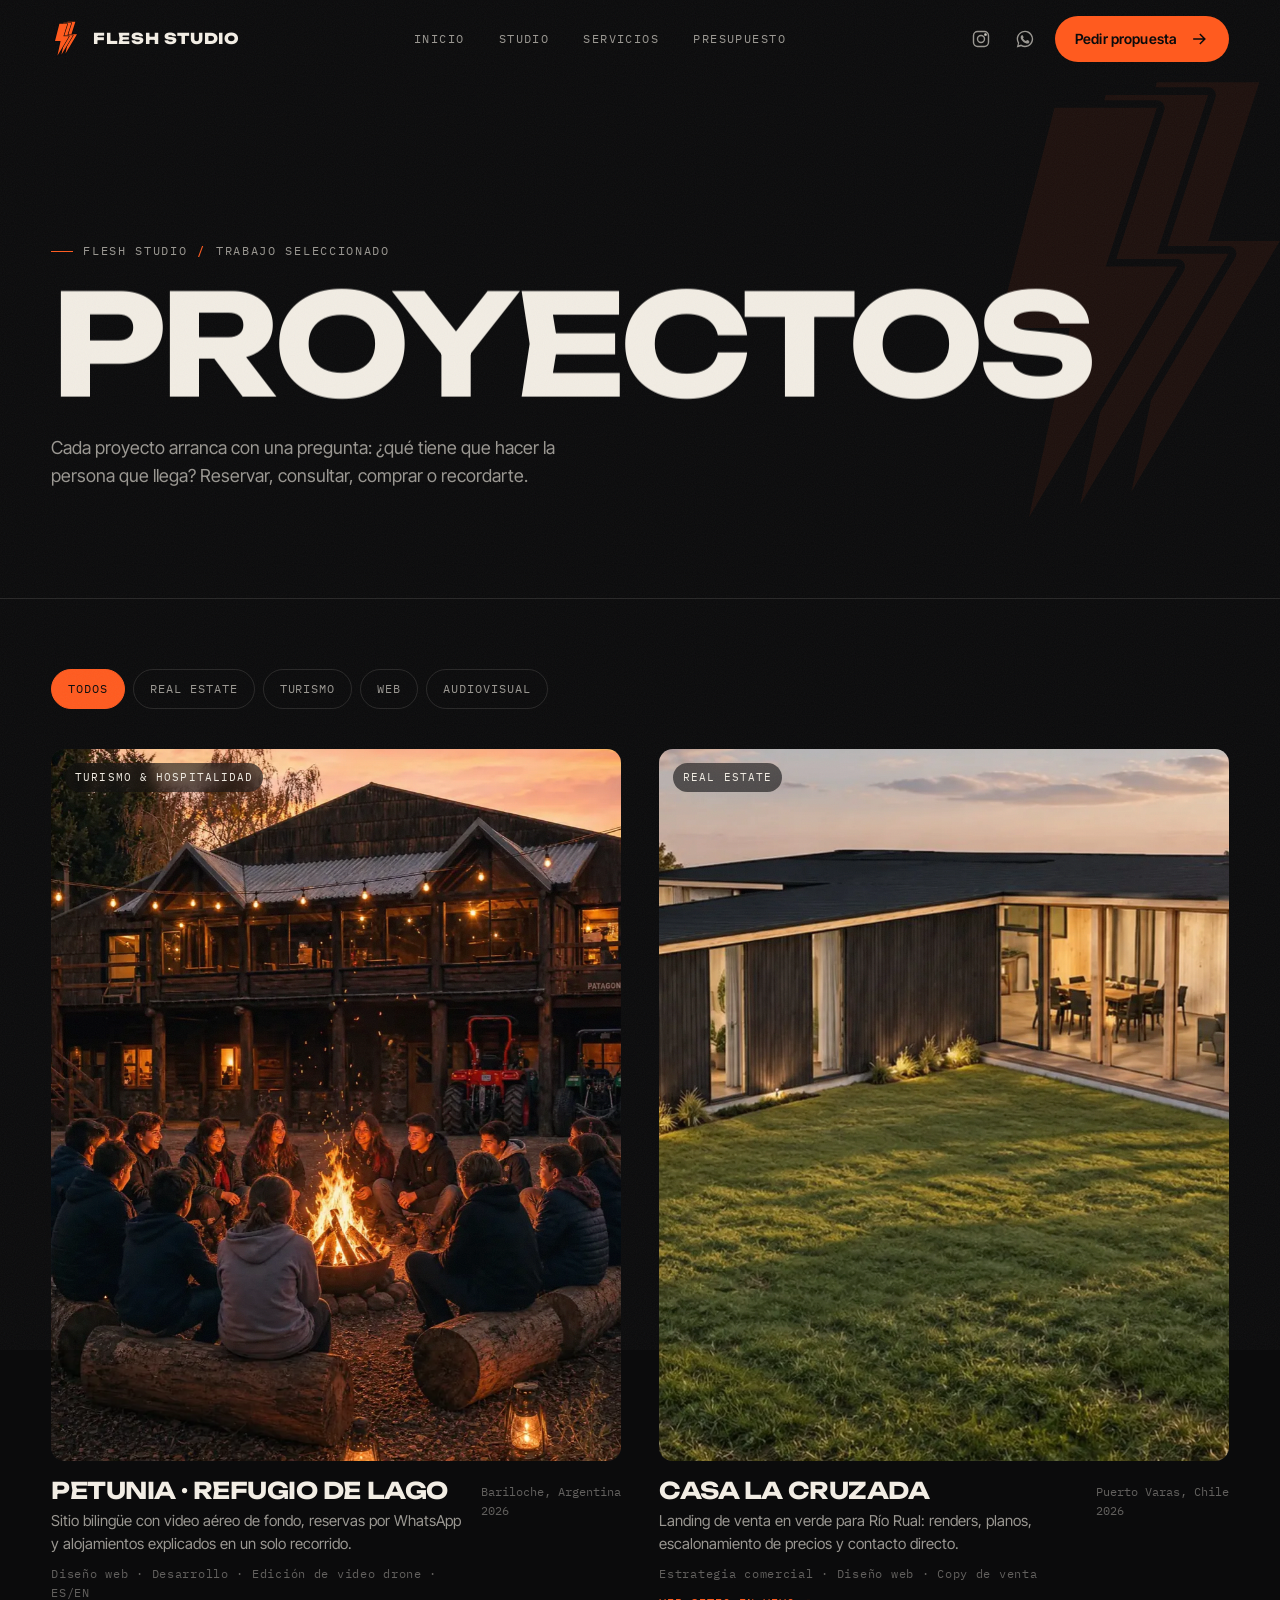
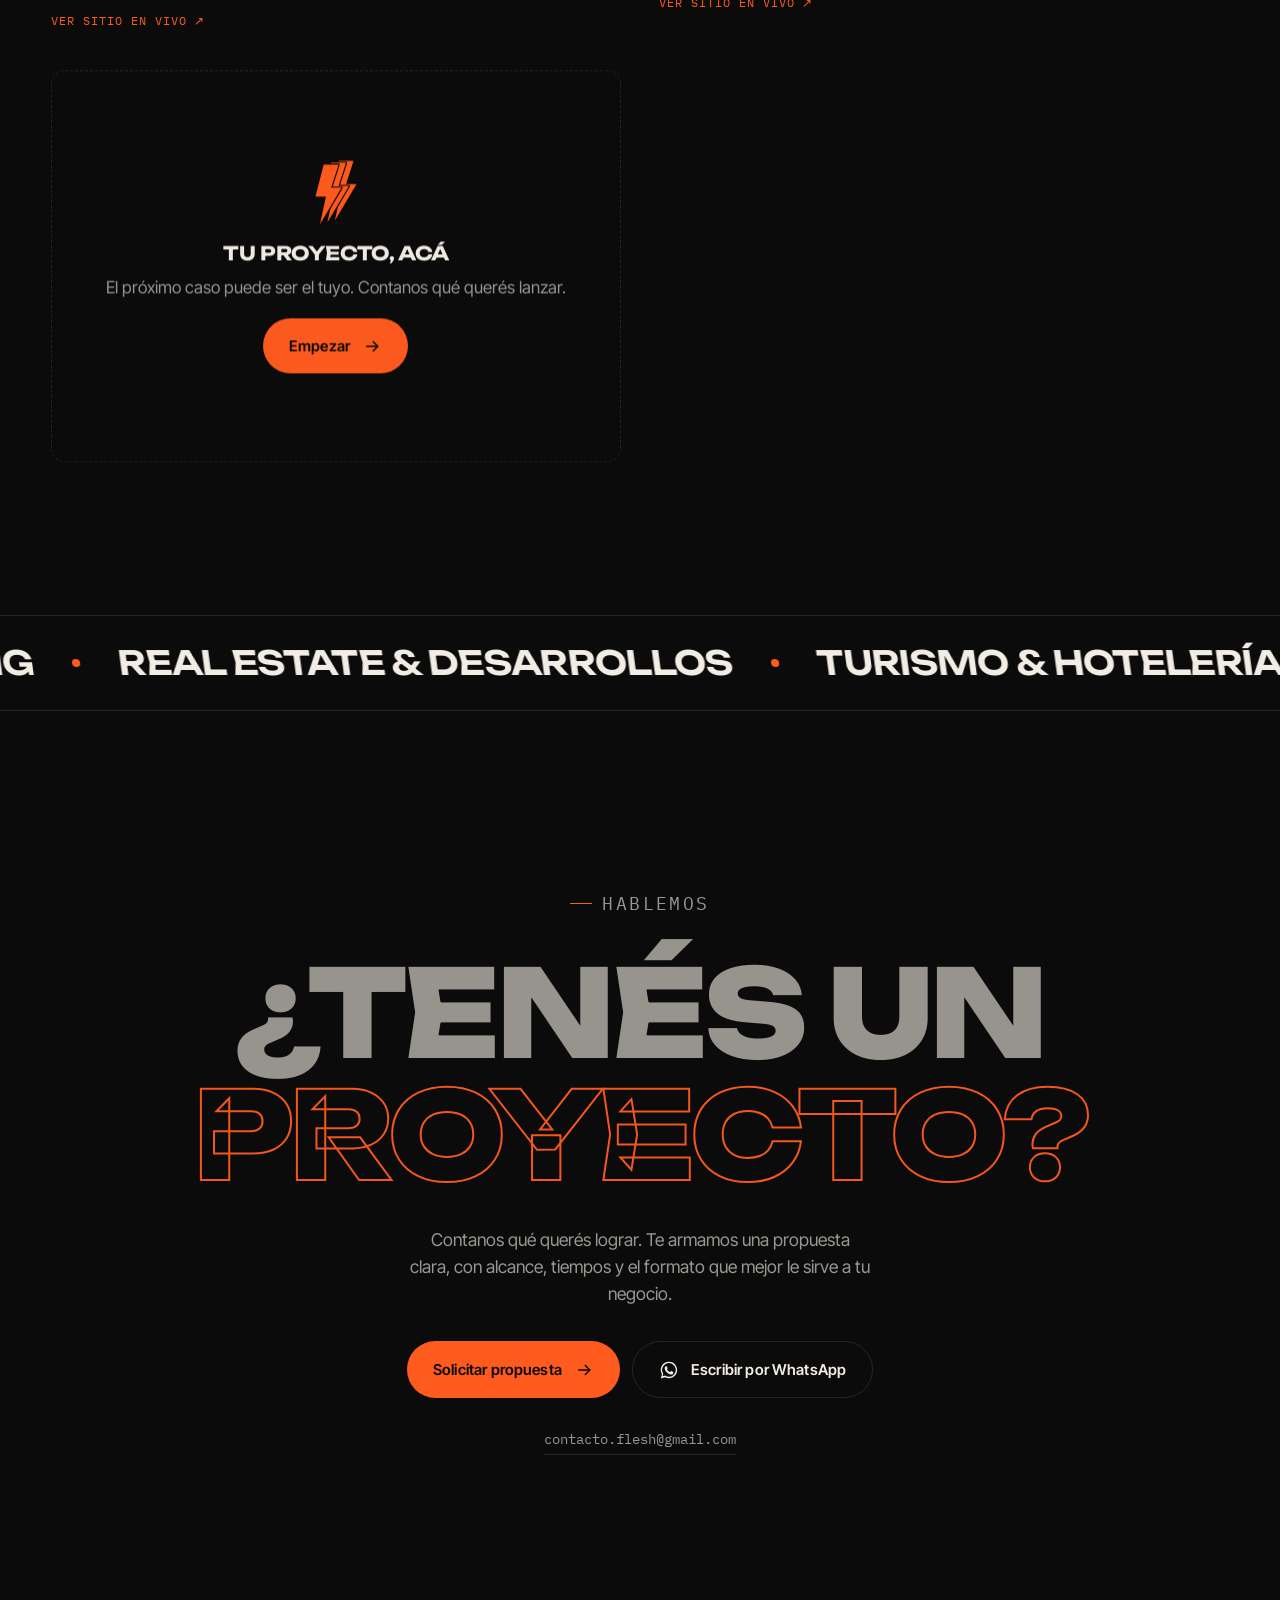
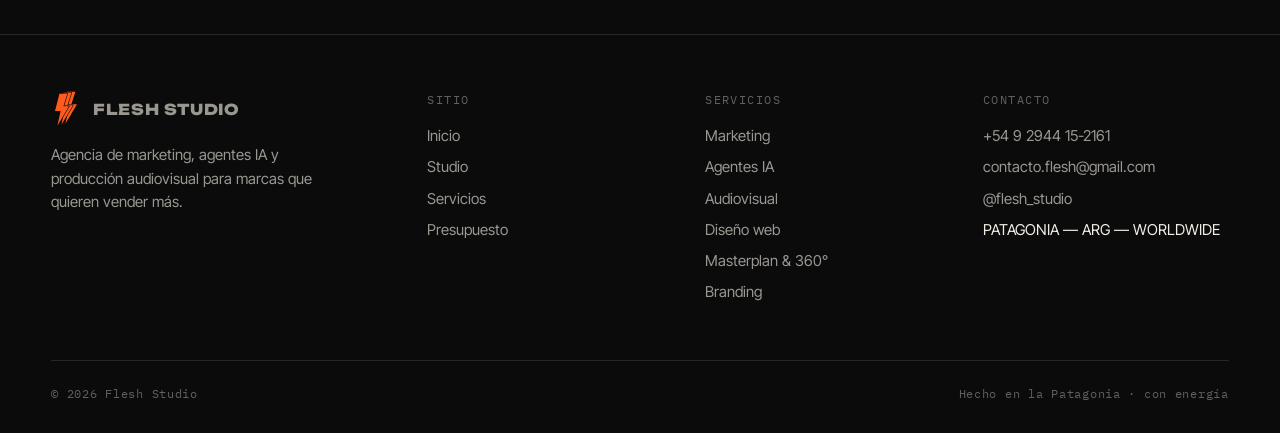
<file: proyectos.html>
<!doctype html>
<html lang="es" class="no-js">
<head>
<meta charset="utf-8">
<meta name="viewport" content="width=device-width, initial-scale=1">
<meta http-equiv="Content-Security-Policy" content="default-src 'self'; script-src 'self' 'sha256-QMSJGwMSpajHwsbSmrCVGJJJhsJYzNH2Y6thZx6gxtc='; style-src 'self' 'unsafe-inline'; img-src 'self' data: blob:; media-src 'self' blob:; font-src 'self'; connect-src 'self'; object-src 'none'; base-uri 'self'; form-action 'self'; frame-src 'none'; worker-src 'self' blob:; manifest-src 'self'; upgrade-insecure-requests">
<meta name="referrer" content="strict-origin-when-cross-origin">
<title>Proyectos — Flesh Studio | Trabajo seleccionado</title>
<meta name="description" content="Webs, contenido audiovisual y soluciones digitales para turismo y real estate en Argentina y Chile.">
<link rel="canonical" href="https://flesh-studio.com/proyectos.html">
<meta name="robots" content="noindex, nofollow">
<meta name="theme-color" content="#0B0B0C">
<meta property="og:type" content="website">
<meta property="og:locale" content="es_AR">
<meta property="og:site_name" content="Flesh Studio">
<meta property="og:title" content="Proyectos — Flesh Studio | Trabajo seleccionado">
<meta property="og:description" content="Webs, contenido audiovisual y soluciones digitales para turismo y real estate en Argentina y Chile.">
<meta property="og:url" content="https://flesh-studio.com/proyectos.html">
<meta property="og:image" content="https://flesh-studio.com/assets/img/og-image.jpg">
<meta property="og:image:width" content="630">
<meta property="og:image:height" content="630">
<meta name="twitter:card" content="summary">
<meta name="twitter:title" content="Proyectos — Flesh Studio | Trabajo seleccionado">
<meta name="twitter:description" content="Webs, contenido audiovisual y soluciones digitales para turismo y real estate en Argentina y Chile.">
<meta name="twitter:image" content="https://flesh-studio.com/assets/img/og-image.jpg">
<link rel="icon" type="image/svg+xml" href="assets/img/favicon.svg">
<link rel="apple-touch-icon" href="assets/img/favicon-180.png">
<script>(function(d){d.className=d.className.replace("no-js","js");if(window.matchMedia("(prefers-reduced-motion: reduce)").matches)d.className+=" rm";})(document.documentElement);</script>
<link rel="preload" href="assets/fonts/unbounded-latin-700-normal.woff2" as="font" type="font/woff2" crossorigin>
<link rel="preload" href="assets/fonts/inter-tight-latin-400-normal.woff2" as="font" type="font/woff2" crossorigin>
<link rel="stylesheet" href="assets/css/styles.css">

</head>
<body>
<a class="skip" href="#main">Saltar al contenido</a>
<header class="header">
  <div class="wrap header__in">
    <a class="brand" href="index.html" aria-label="Flesh Studio — inicio"><svg class="bolt brand__mark" viewBox="-4 -4 150 180" aria-hidden="true"><path transform="translate(40 0)" d="M38 0H78L58 62H86L28 160L44 86H16Z"/><path transform="translate(20 5)" d="M38 0H78L58 62H86L28 160L44 86H16Z"/><path transform="translate(0 10)" d="M38 0H78L58 62H86L28 160L44 86H16Z"/></svg><span>FLESH STUDIO</span></a>
    <nav class="nav" aria-label="Principal"><a href="index.html">Inicio</a><a href="studio.html">Studio</a><a href="servicios.html">Servicios</a><a href="presupuesto.html">Presupuesto</a></nav>
    <div class="header__cta">
      <div class="socials"><a href="https://instagram.com/flesh_studio" target="_blank" rel="noopener" aria-label="Instagram de Flesh Studio"><svg class="icon" viewBox="0 0 24 24" fill="none" stroke="currentColor" stroke-width="1.7" aria-hidden="true"><rect x="3" y="3" width="18" height="18" rx="5"/><circle cx="12" cy="12" r="4.2"/><circle cx="17.4" cy="6.6" r="1" fill="currentColor"/></svg></a><a href="https://wa.me/5492944152161?text=Hola%20Flesh%20Studio%2C%20quiero%20hablar%20sobre%20un%20proyecto" target="_blank" rel="noopener" aria-label="WhatsApp de Flesh Studio"><svg class="icon" viewBox="0 0 24 24" fill="currentColor" aria-hidden="true"><path d="M12.04 2a9.9 9.9 0 0 0-8.5 15l-1.4 5.1 5.2-1.4A9.9 9.9 0 1 0 12.04 2Zm0 18.1c-1.5 0-3-.4-4.3-1.2l-.3-.2-3.1.8.8-3-.2-.3a8.2 8.2 0 1 1 7.1 3.9Zm4.5-6.1c-.2-.1-1.5-.7-1.7-.8-.2-.1-.4-.1-.6.1l-.8 1c-.1.2-.3.2-.5.1a6.7 6.7 0 0 1-3.3-2.9c-.2-.4.2-.4.7-1.3.1-.2 0-.3 0-.4l-.8-1.8c-.2-.5-.4-.4-.6-.4h-.5c-.2 0-.4.1-.7.3-.2.3-.9.9-.9 2.2s.9 2.5 1 2.7c.1.2 1.8 2.8 4.4 3.9 1.6.7 2.3.8 3.1.7.5-.1 1.5-.6 1.7-1.2.2-.6.2-1.1.2-1.2-.1-.1-.3-.2-.5-.3Z"/></svg></a></div>
      <a class="btn" href="presupuesto.html" data-magnetic>Pedir propuesta <svg class="icon arr" viewBox="0 0 24 24" fill="none" stroke="currentColor" stroke-width="1.8" aria-hidden="true"><path d="M5 12h14M13 6l6 6-6 6"/></svg></a>
      <button class="burger" type="button" aria-expanded="false" aria-controls="mobile-menu" aria-label="Abrir menú"><span></span><span></span></button>
    </div>
  </div>
</header>
<div class="mobile-menu" id="mobile-menu" aria-hidden="true">
  <nav aria-label="Menú móvil"><a href="index.html"><small>01</small>Inicio</a><a href="studio.html"><small>02</small>Studio</a><a href="servicios.html"><small>03</small>Servicios</a><a href="presupuesto.html"><small>04</small>Presupuesto</a></nav>
  <div class="mobile-menu__foot">
    <a href="https://wa.me/5492944152161?text=Hola%20Flesh%20Studio%2C%20quiero%20hablar%20sobre%20un%20proyecto" target="_blank" rel="noopener">WhatsApp · +54 9 2944 15-2161</a>
    <a href="mailto:contacto.flesh@gmail.com">contacto.flesh@gmail.com</a>
    <a href="https://instagram.com/flesh_studio" target="_blank" rel="noopener">@flesh_studio</a>
  </div>
</div>

<main id="main">
<section class="page-hero">
  <svg class="bolt page-hero__bolt" viewBox="-4 -4 150 180" aria-hidden="true"><path transform="translate(40 0)" d="M38 0H78L58 62H86L28 160L44 86H16Z"/><path transform="translate(20 5)" d="M38 0H78L58 62H86L28 160L44 86H16Z"/><path transform="translate(0 10)" d="M38 0H78L58 62H86L28 160L44 86H16Z"/></svg>
  <div class="wrap">
    <p class="kicker">Flesh Studio <b>/</b> Trabajo seleccionado</p>
    <h1 data-split>Proyectos</h1>
    <p class="lead" data-reveal>Cada proyecto arranca con una pregunta: ¿qué tiene que hacer la persona que llega? Reservar, consultar, comprar o recordarte.</p>
  </div>
</section>
<section class="section" style="padding-top:clamp(40px,6vw,70px)">
  <div class="wrap">
    <div class="filters" role="group" aria-label="Filtrar proyectos"><button type="button" class="chip" data-filter="all" aria-pressed="true">Todos</button><button type="button" class="chip" data-filter="realestate" aria-pressed="false">Real estate</button><button type="button" class="chip" data-filter="turismo" aria-pressed="false">Turismo</button><button type="button" class="chip" data-filter="web" aria-pressed="false">Web</button><button type="button" class="chip" data-filter="audiovisual" aria-pressed="false">Audiovisual</button></div>
    <div class="work-list"><article class="card" data-cat="turismo web audiovisual" data-reveal>
  <div class="card__media" data-cursor="view" data-cursor-label="VER">
    <span class="card__tag">Turismo & hospitalidad</span>
    <img src="assets/img/work-petunia.webp" alt="Fogón grupal frente al lago en Petunia, Bariloche" loading="lazy" decoding="async" width="1000" height="1250">
    <video muted loop playsinline preload="none" data-src="assets/video/work-puerto.mp4" aria-hidden="true"></video>
  </div>
  <div class="card__body">
    <div>
      <h3><a class="stretch" href="https://flesh-studio.github.io/petunia-bariloche/" target="_blank" rel="noopener">Petunia · Refugio de Lago</a></h3>
      <p>Sitio bilingüe con video aéreo de fondo, reservas por WhatsApp y alojamientos explicados en un solo recorrido.</p>
      <p style="font-family:var(--font-mono);font-size:12px;letter-spacing:.06em;margin-top:10px;color:var(--faint)">Diseño web · Desarrollo · Edición de video drone · ES/EN</p>
      <div class="card__links"><a href="https://flesh-studio.github.io/petunia-bariloche/" target="_blank" rel="noopener">Ver sitio en vivo ↗</a></div>
    </div>
    <span class="card__year">Bariloche, Argentina<br>2026</span>
  </div>
</article><article class="card" data-cat="realestate web" data-reveal>
  <div class="card__media" data-cursor="view" data-cursor-label="VER">
    <span class="card__tag">Real estate</span>
    <img src="assets/img/work-casa.webp" alt="Render de Casa La Cruzada, casa contemporánea en Puerto Varas" loading="lazy" decoding="async" width="1000" height="1250">
    <video muted loop playsinline preload="none" data-src="assets/video/work-casa.mp4" aria-hidden="true"></video>
  </div>
  <div class="card__body">
    <div>
      <h3><a class="stretch" href="https://flesh-studio.github.io/casa-la-cruzada/" target="_blank" rel="noopener">Casa La Cruzada</a></h3>
      <p>Landing de venta en verde para Río Rual: renders, planos, escalonamiento de precios y contacto directo.</p>
      <p style="font-family:var(--font-mono);font-size:12px;letter-spacing:.06em;margin-top:10px;color:var(--faint)">Estrategia comercial · Diseño web · Copy de venta</p>
      <div class="card__links"><a href="https://flesh-studio.github.io/casa-la-cruzada/" target="_blank" rel="noopener">Ver sitio en vivo ↗</a></div>
    </div>
    <span class="card__year">Puerto Varas, Chile<br>2026</span>
  </div>
</article><article class="card " data-reveal>
  <a class="coming" href="presupuesto.html">
    <div><svg class="bolt" style="width:56px;margin:0 auto 18px;color:var(--orange)" viewBox="-4 -4 150 180" aria-hidden="true"><path transform="translate(40 0)" d="M38 0H78L58 62H86L28 160L44 86H16Z"/><path transform="translate(20 5)" d="M38 0H78L58 62H86L28 160L44 86H16Z"/><path transform="translate(0 10)" d="M38 0H78L58 62H86L28 160L44 86H16Z"/></svg>
    <h3>Tu proyecto, acá</h3>
    <p style="margin:0 0 18px">El próximo caso puede ser el tuyo. Contanos qué querés lanzar.</p>
    <span class="btn" style="pointer-events:none">Empezar <svg class="icon arr" viewBox="0 0 24 24" fill="none" stroke="currentColor" stroke-width="1.8" aria-hidden="true"><path d="M5 12h14M13 6l6 6-6 6"/></svg></span></div>
  </a>
</article></div>
  </div>
</section>
<div class="marquee marquee--small" data-dir="right" data-speed="40"><p class="sr-only">Sectores: Real estate & desarrollos, Turismo & hotelería, Gastronomía, Construcción, Marcas personales, Startups & branding</p><div class="marquee__track" aria-hidden="true"><div class="marquee__item"><span>Real estate & desarrollos</span><i></i><span>Turismo & hotelería</span><i></i><span>Gastronomía</span><i></i><span>Construcción</span><i></i><span>Marcas personales</span><i></i><span>Startups & branding</span><i></i></div><div class="marquee__item"><span>Real estate & desarrollos</span><i></i><span>Turismo & hotelería</span><i></i><span>Gastronomía</span><i></i><span>Construcción</span><i></i><span>Marcas personales</span><i></i><span>Startups & branding</span><i></i></div></div></div>
<section class="cta" aria-labelledby="cta-t">
  <div class="wrap">
    <p class="kicker" style="justify-content:center">Hablemos</p>
    <h2 id="cta-t" class="sr-only">¿Tenés un proyecto? Hablemos</h2>
    <p class="cta__big" aria-hidden="true"><span>¿Tenés un</span><br><span class="o">proyecto?</span></p>
    <p>Contanos qué querés lograr. Te armamos una propuesta clara, con alcance, tiempos y el formato que mejor le sirve a tu negocio.</p>
    <div class="cta__btns">
      <a class="btn" href="presupuesto.html" data-magnetic>Solicitar propuesta <svg class="icon arr" viewBox="0 0 24 24" fill="none" stroke="currentColor" stroke-width="1.8" aria-hidden="true"><path d="M5 12h14M13 6l6 6-6 6"/></svg></a>
      <a class="btn btn--ghost" href="https://wa.me/5492944152161?text=Hola%20Flesh%20Studio%2C%20quiero%20hablar%20sobre%20un%20proyecto" target="_blank" rel="noopener"><svg class="icon" viewBox="0 0 24 24" fill="currentColor" aria-hidden="true"><path d="M12.04 2a9.9 9.9 0 0 0-8.5 15l-1.4 5.1 5.2-1.4A9.9 9.9 0 1 0 12.04 2Zm0 18.1c-1.5 0-3-.4-4.3-1.2l-.3-.2-3.1.8.8-3-.2-.3a8.2 8.2 0 1 1 7.1 3.9Zm4.5-6.1c-.2-.1-1.5-.7-1.7-.8-.2-.1-.4-.1-.6.1l-.8 1c-.1.2-.3.2-.5.1a6.7 6.7 0 0 1-3.3-2.9c-.2-.4.2-.4.7-1.3.1-.2 0-.3 0-.4l-.8-1.8c-.2-.5-.4-.4-.6-.4h-.5c-.2 0-.4.1-.7.3-.2.3-.9.9-.9 2.2s.9 2.5 1 2.7c.1.2 1.8 2.8 4.4 3.9 1.6.7 2.3.8 3.1.7.5-.1 1.5-.6 1.7-1.2.2-.6.2-1.1.2-1.2-.1-.1-.3-.2-.5-.3Z"/></svg> Escribir por WhatsApp</a>
    </div>
    <a class="cta__mail" href="mailto:contacto.flesh@gmail.com">contacto.flesh@gmail.com</a>
  </div>
</section>

</main>
<footer class="footer">
  <div class="wrap">
    <div class="footer__grid">
      <div class="footer__brand">
        <a class="brand" href="index.html" aria-label="Flesh Studio — inicio"><svg class="bolt brand__mark" viewBox="-4 -4 150 180" aria-hidden="true"><path transform="translate(40 0)" d="M38 0H78L58 62H86L28 160L44 86H16Z"/><path transform="translate(20 5)" d="M38 0H78L58 62H86L28 160L44 86H16Z"/><path transform="translate(0 10)" d="M38 0H78L58 62H86L28 160L44 86H16Z"/></svg><span>FLESH STUDIO</span></a>
        <p>Agencia de marketing, agentes IA y producción audiovisual para marcas que quieren vender más.</p>
      </div>
      <div><h4>Sitio</h4><ul><li><a href="index.html">Inicio</a></li><li><a href="studio.html">Studio</a></li><li><a href="servicios.html">Servicios</a></li><li><a href="presupuesto.html">Presupuesto</a></li></ul></div>
      <div><h4>Servicios</h4><ul>
        <li><a href="servicios.html#marketing">Marketing</a></li>
        <li><a href="servicios.html#agentes-ia">Agentes IA</a></li>
        <li><a href="servicios.html#audiovisual">Audiovisual</a></li>
        <li><a href="servicios.html#diseno-web">Diseño web</a></li>
        <li><a href="servicios.html#masterplan-360">Masterplan & 360°</a></li>
        <li><a href="servicios.html#branding">Branding</a></li></ul></div>
      <div><h4>Contacto</h4><ul>
        <li><a href="https://wa.me/5492944152161?text=Hola%20Flesh%20Studio%2C%20quiero%20hablar%20sobre%20un%20proyecto" target="_blank" rel="noopener">+54 9 2944 15-2161</a></li>
        <li><a href="mailto:contacto.flesh@gmail.com">contacto.flesh@gmail.com</a></li>
        <li><a href="https://instagram.com/flesh_studio" target="_blank" rel="noopener">@flesh_studio</a></li>
        <li>PATAGONIA — ARG — WORLDWIDE</li></ul></div>
    </div>
    <div class="footer__bottom"><span>© <span data-year>2026</span> Flesh Studio</span><span>Hecho en la Patagonia · con energía</span></div>
  </div>
</footer>
<a class="wa-float" href="https://wa.me/5492944152161?text=Hola%20Flesh%20Studio%2C%20quiero%20hablar%20sobre%20un%20proyecto" target="_blank" rel="noopener" aria-label="Escribinos por WhatsApp"><svg class="icon" viewBox="0 0 24 24" fill="currentColor" aria-hidden="true"><path d="M12.04 2a9.9 9.9 0 0 0-8.5 15l-1.4 5.1 5.2-1.4A9.9 9.9 0 1 0 12.04 2Zm0 18.1c-1.5 0-3-.4-4.3-1.2l-.3-.2-3.1.8.8-3-.2-.3a8.2 8.2 0 1 1 7.1 3.9Zm4.5-6.1c-.2-.1-1.5-.7-1.7-.8-.2-.1-.4-.1-.6.1l-.8 1c-.1.2-.3.2-.5.1a6.7 6.7 0 0 1-3.3-2.9c-.2-.4.2-.4.7-1.3.1-.2 0-.3 0-.4l-.8-1.8c-.2-.5-.4-.4-.6-.4h-.5c-.2 0-.4.1-.7.3-.2.3-.9.9-.9 2.2s.9 2.5 1 2.7c.1.2 1.8 2.8 4.4 3.9 1.6.7 2.3.8 3.1.7.5-.1 1.5-.6 1.7-1.2.2-.6.2-1.1.2-1.2-.1-.1-.3-.2-.5-.3Z"/></svg></a>
<script src="assets/vendor/gsap.min.js" defer></script>
<script src="assets/vendor/ScrollTrigger.min.js" defer></script>
<script src="assets/vendor/lenis.min.js" defer></script>
<script src="assets/js/main.js" defer></script>

</body>
</html>
</file>
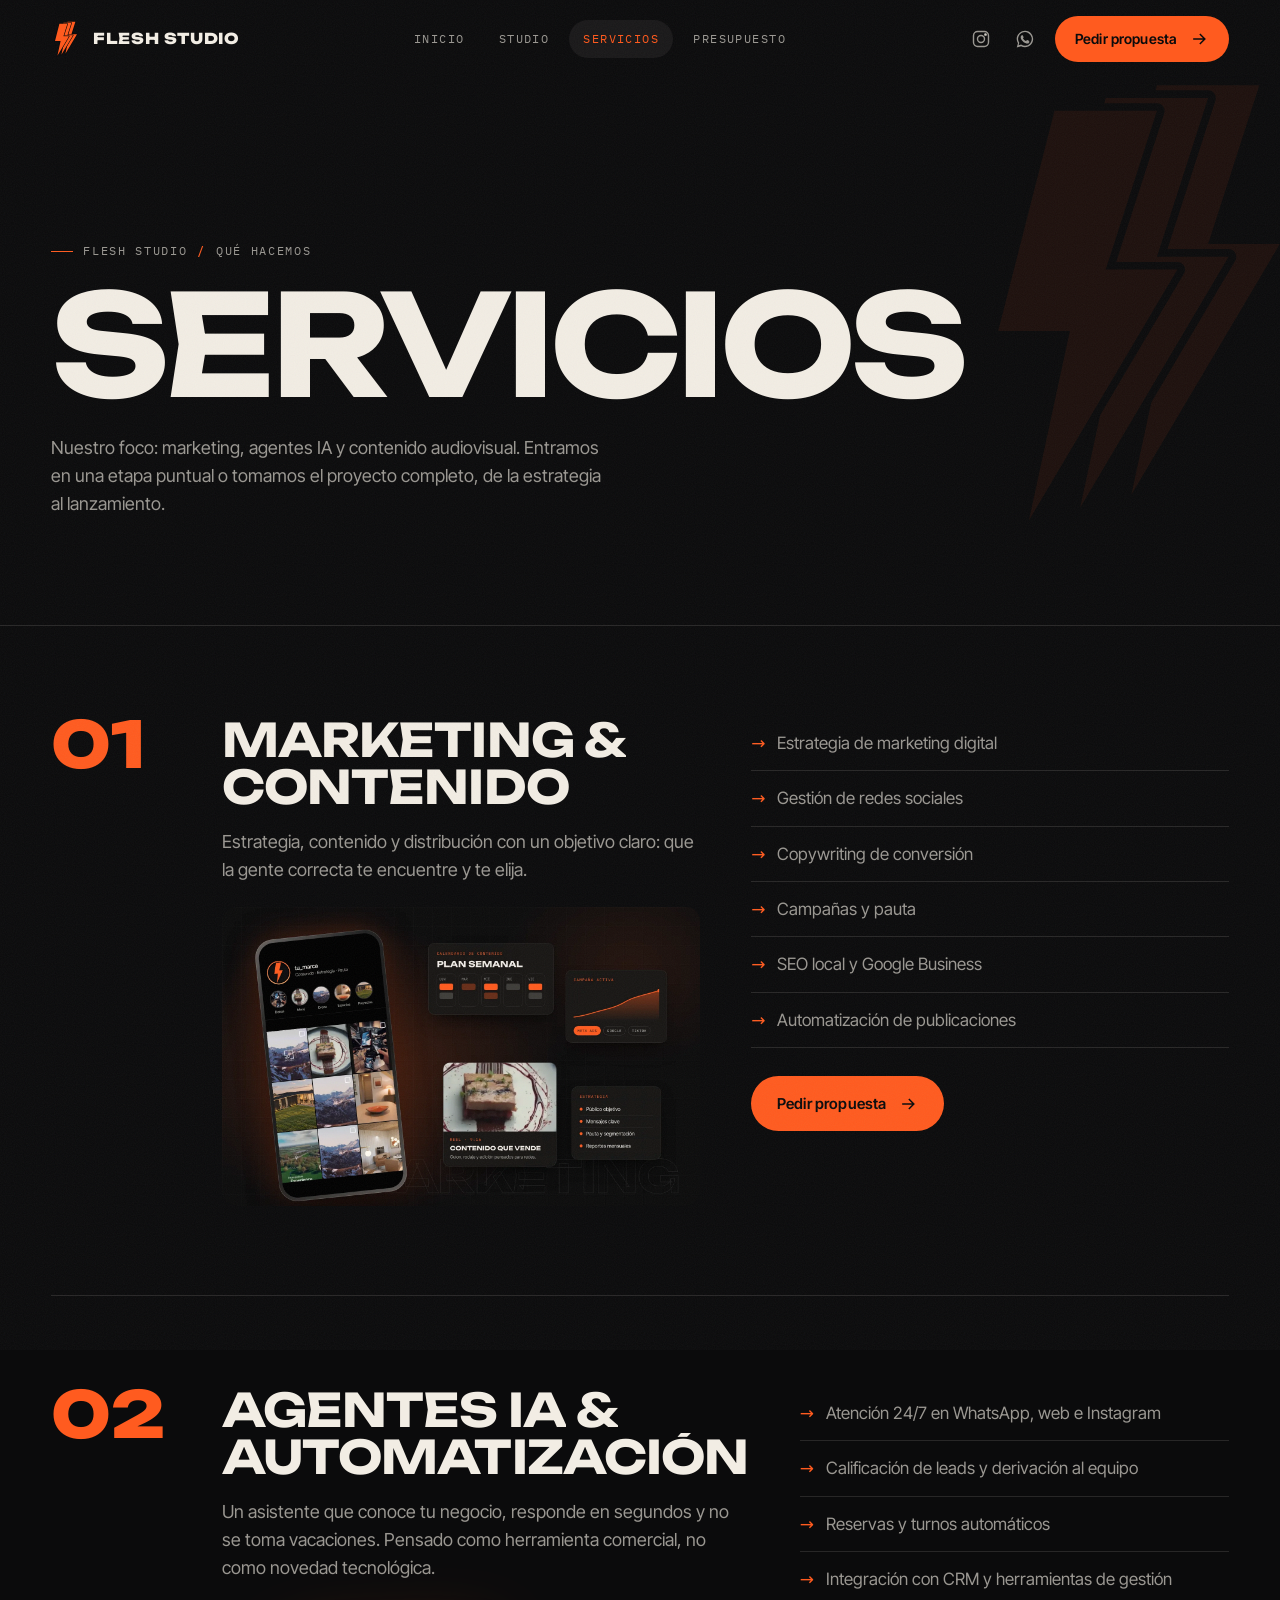
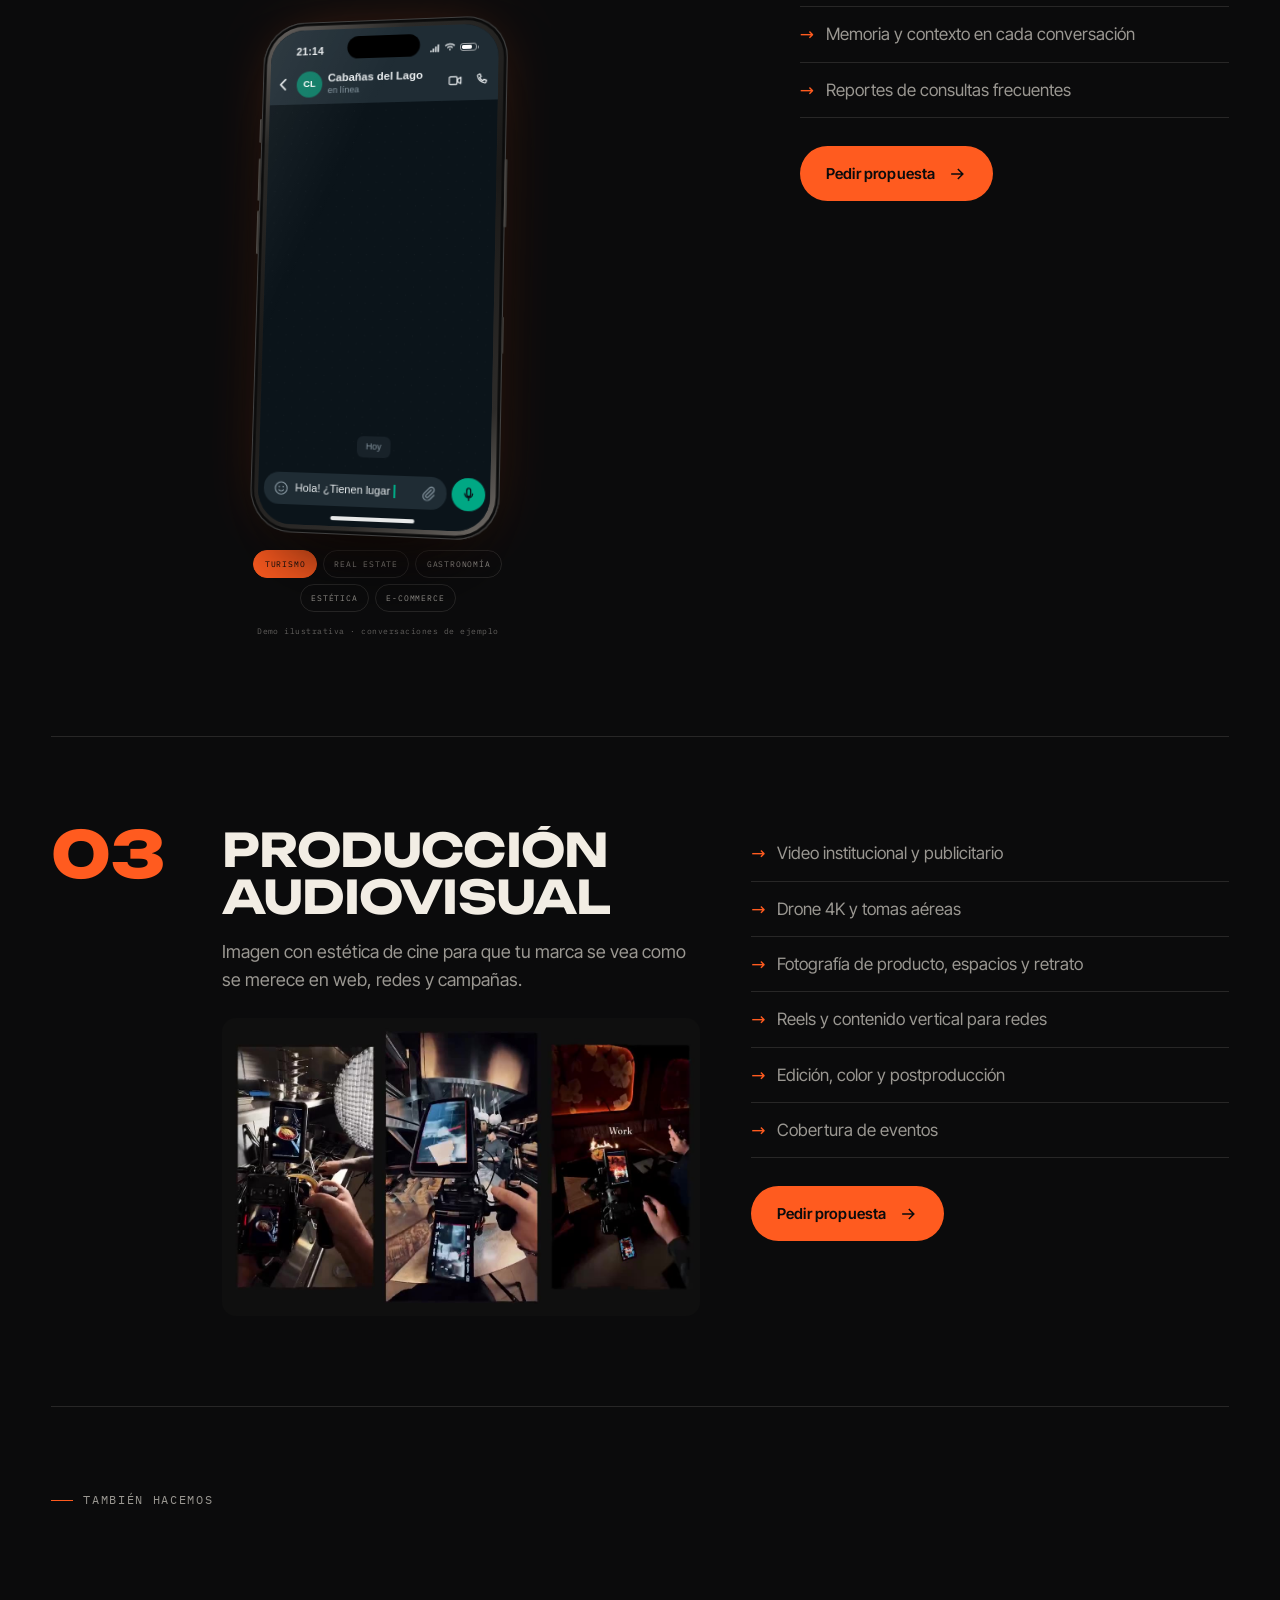
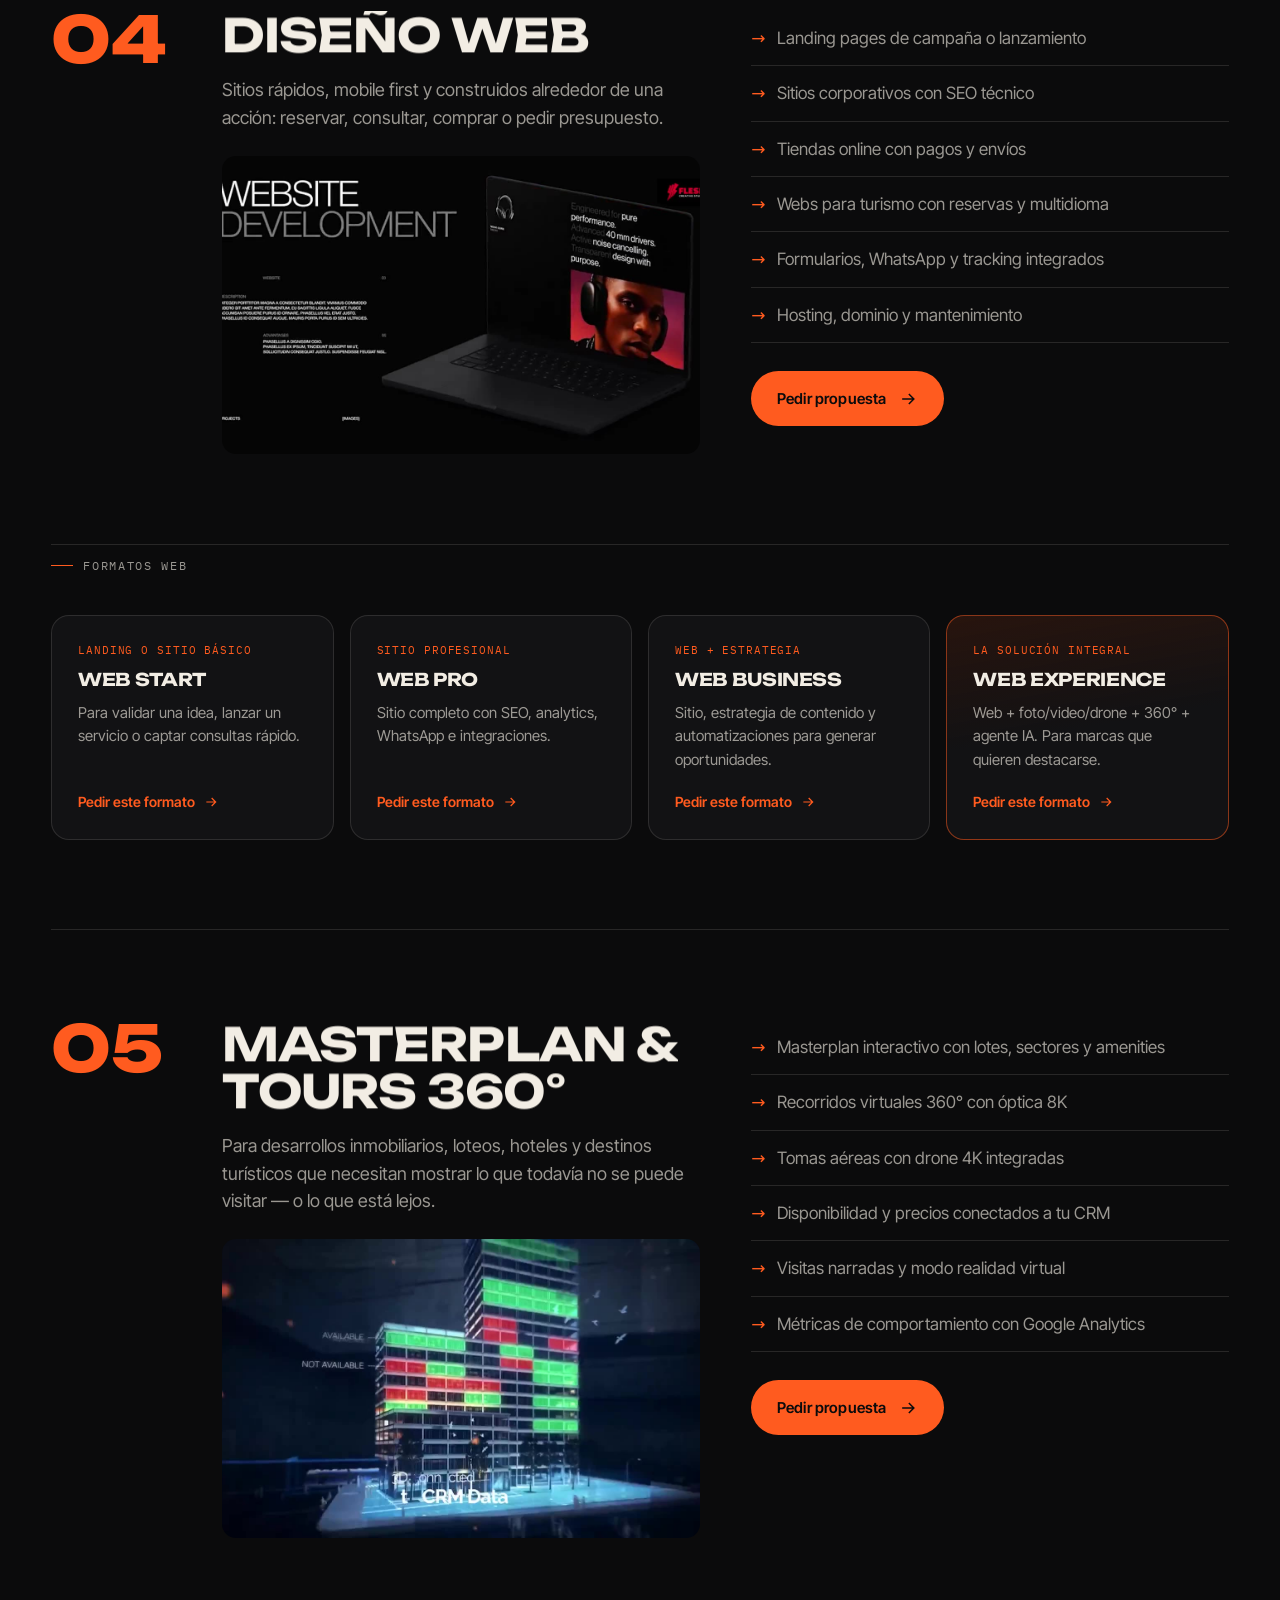
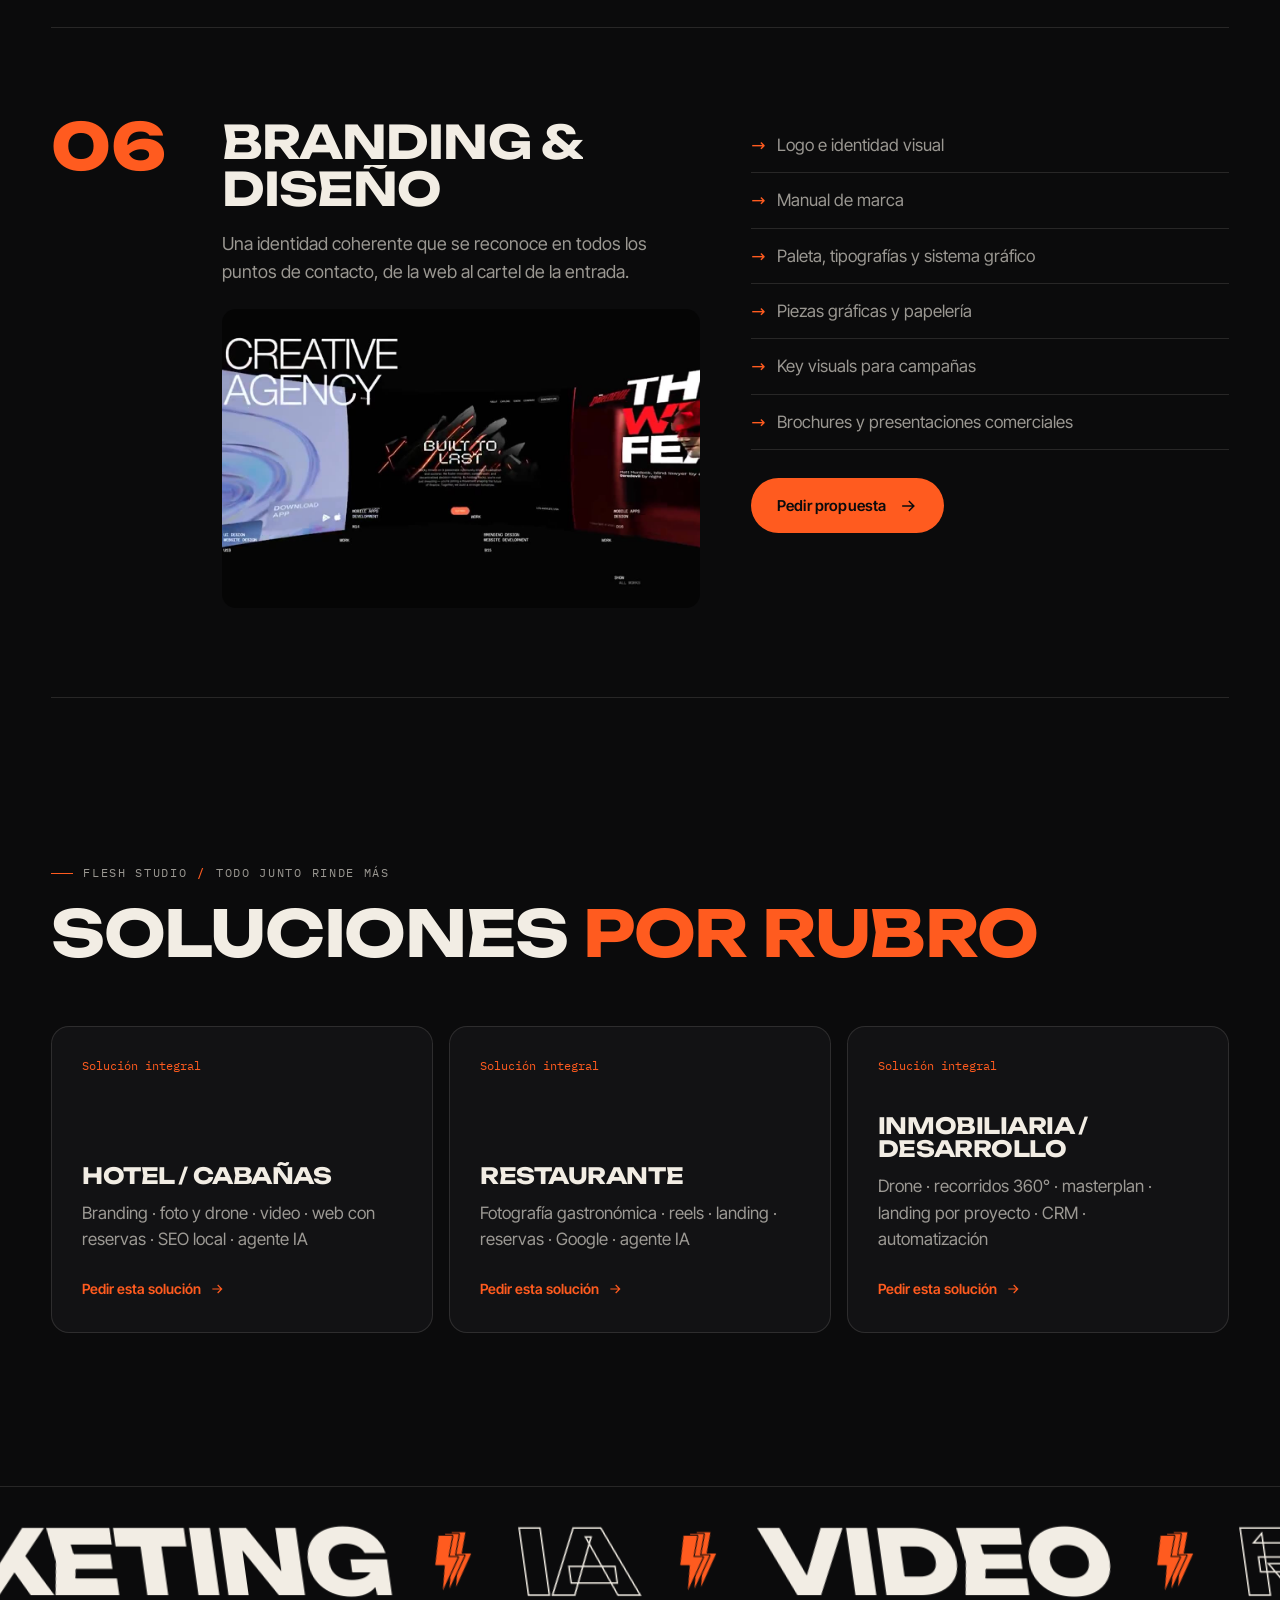
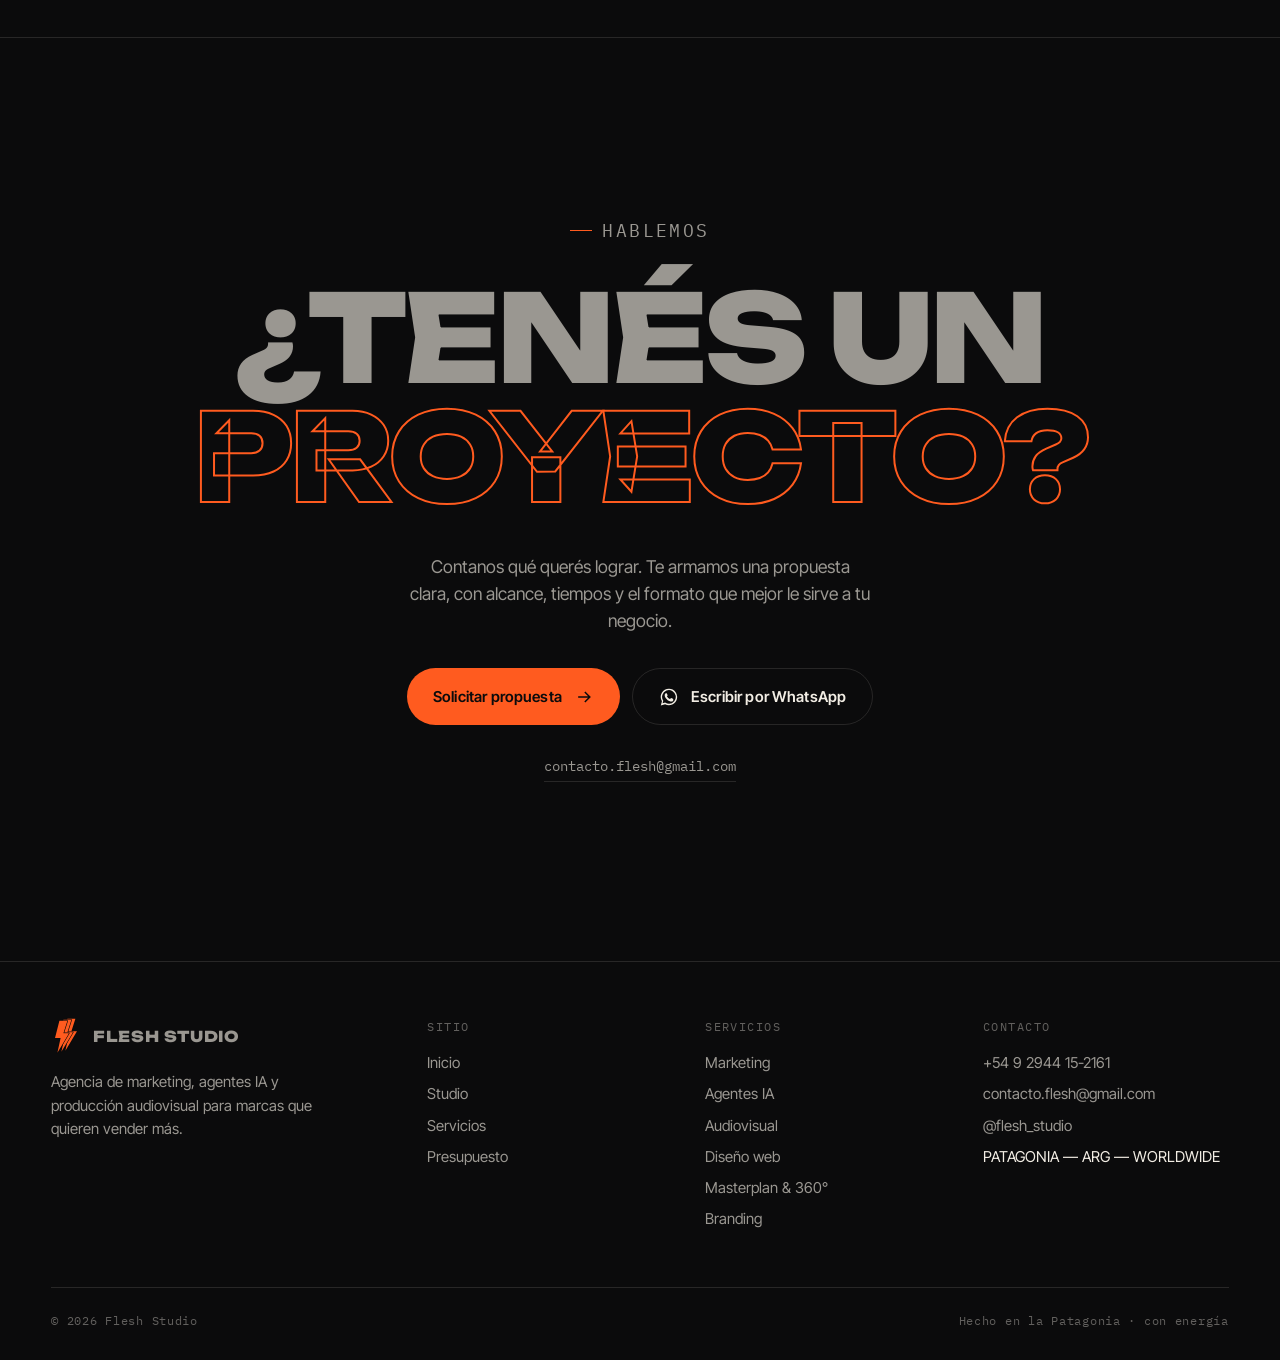
<file: servicios.html>
<!doctype html>
<html lang="es" class="no-js">
<head>
<meta charset="utf-8">
<meta name="viewport" content="width=device-width, initial-scale=1">
<meta http-equiv="Content-Security-Policy" content="default-src 'self'; script-src 'self' 'sha256-QMSJGwMSpajHwsbSmrCVGJJJhsJYzNH2Y6thZx6gxtc='; style-src 'self' 'unsafe-inline'; img-src 'self' data: blob:; media-src 'self' blob:; font-src 'self'; connect-src 'self'; object-src 'none'; base-uri 'self'; form-action 'self'; frame-src 'none'; worker-src 'self' blob:; manifest-src 'self'; upgrade-insecure-requests">
<meta name="referrer" content="strict-origin-when-cross-origin">
<title>Servicios — Flesh Studio | Marketing, agentes IA y producción audiovisual</title>
<meta name="description" content="Marketing y redes, agentes IA que atienden y venden 24/7, producción audiovisual con drone y reels. También diseño web, recorridos 360° y branding.">
<link rel="canonical" href="https://flesh-studio.com/servicios.html">
<meta name="theme-color" content="#0B0B0C">
<meta property="og:type" content="website">
<meta property="og:locale" content="es_AR">
<meta property="og:site_name" content="Flesh Studio">
<meta property="og:title" content="Servicios — Flesh Studio | Marketing, agentes IA y producción audiovisual">
<meta property="og:description" content="Marketing y redes, agentes IA que atienden y venden 24/7, producción audiovisual con drone y reels. También diseño web, recorridos 360° y branding.">
<meta property="og:url" content="https://flesh-studio.com/servicios.html">
<meta property="og:image" content="https://flesh-studio.com/assets/img/og-image.jpg">
<meta property="og:image:width" content="630">
<meta property="og:image:height" content="630">
<meta name="twitter:card" content="summary">
<meta name="twitter:title" content="Servicios — Flesh Studio | Marketing, agentes IA y producción audiovisual">
<meta name="twitter:description" content="Marketing y redes, agentes IA que atienden y venden 24/7, producción audiovisual con drone y reels. También diseño web, recorridos 360° y branding.">
<meta name="twitter:image" content="https://flesh-studio.com/assets/img/og-image.jpg">
<link rel="icon" type="image/svg+xml" href="assets/img/favicon.svg">
<link rel="apple-touch-icon" href="assets/img/favicon-180.png">
<script>(function(d){d.className=d.className.replace("no-js","js");if(window.matchMedia("(prefers-reduced-motion: reduce)").matches)d.className+=" rm";})(document.documentElement);</script>
<link rel="preload" href="assets/fonts/unbounded-latin-700-normal.woff2" as="font" type="font/woff2" crossorigin>
<link rel="preload" href="assets/fonts/inter-tight-latin-400-normal.woff2" as="font" type="font/woff2" crossorigin>
<link rel="stylesheet" href="assets/css/styles.css">

</head>
<body>
<a class="skip" href="#main">Saltar al contenido</a>
<header class="header">
  <div class="wrap header__in">
    <a class="brand" href="index.html" aria-label="Flesh Studio — inicio"><svg class="bolt brand__mark" viewBox="-4 -4 150 180" aria-hidden="true"><path transform="translate(40 0)" d="M38 0H78L58 62H86L28 160L44 86H16Z"/><path transform="translate(20 5)" d="M38 0H78L58 62H86L28 160L44 86H16Z"/><path transform="translate(0 10)" d="M38 0H78L58 62H86L28 160L44 86H16Z"/></svg><span>FLESH STUDIO</span></a>
    <nav class="nav" aria-label="Principal"><a href="index.html">Inicio</a><a href="studio.html">Studio</a><a href="servicios.html" aria-current="page">Servicios</a><a href="presupuesto.html">Presupuesto</a></nav>
    <div class="header__cta">
      <div class="socials"><a href="https://instagram.com/flesh_studio" target="_blank" rel="noopener" aria-label="Instagram de Flesh Studio"><svg class="icon" viewBox="0 0 24 24" fill="none" stroke="currentColor" stroke-width="1.7" aria-hidden="true"><rect x="3" y="3" width="18" height="18" rx="5"/><circle cx="12" cy="12" r="4.2"/><circle cx="17.4" cy="6.6" r="1" fill="currentColor"/></svg></a><a href="https://wa.me/5492944152161?text=Hola%20Flesh%20Studio%2C%20quiero%20hablar%20sobre%20un%20proyecto" target="_blank" rel="noopener" aria-label="WhatsApp de Flesh Studio"><svg class="icon" viewBox="0 0 24 24" fill="currentColor" aria-hidden="true"><path d="M12.04 2a9.9 9.9 0 0 0-8.5 15l-1.4 5.1 5.2-1.4A9.9 9.9 0 1 0 12.04 2Zm0 18.1c-1.5 0-3-.4-4.3-1.2l-.3-.2-3.1.8.8-3-.2-.3a8.2 8.2 0 1 1 7.1 3.9Zm4.5-6.1c-.2-.1-1.5-.7-1.7-.8-.2-.1-.4-.1-.6.1l-.8 1c-.1.2-.3.2-.5.1a6.7 6.7 0 0 1-3.3-2.9c-.2-.4.2-.4.7-1.3.1-.2 0-.3 0-.4l-.8-1.8c-.2-.5-.4-.4-.6-.4h-.5c-.2 0-.4.1-.7.3-.2.3-.9.9-.9 2.2s.9 2.5 1 2.7c.1.2 1.8 2.8 4.4 3.9 1.6.7 2.3.8 3.1.7.5-.1 1.5-.6 1.7-1.2.2-.6.2-1.1.2-1.2-.1-.1-.3-.2-.5-.3Z"/></svg></a></div>
      <a class="btn" href="presupuesto.html" data-magnetic>Pedir propuesta <svg class="icon arr" viewBox="0 0 24 24" fill="none" stroke="currentColor" stroke-width="1.8" aria-hidden="true"><path d="M5 12h14M13 6l6 6-6 6"/></svg></a>
      <button class="burger" type="button" aria-expanded="false" aria-controls="mobile-menu" aria-label="Abrir menú"><span></span><span></span></button>
    </div>
  </div>
</header>
<div class="mobile-menu" id="mobile-menu" aria-hidden="true">
  <nav aria-label="Menú móvil"><a href="index.html"><small>01</small>Inicio</a><a href="studio.html"><small>02</small>Studio</a><a href="servicios.html" aria-current="page"><small>03</small>Servicios</a><a href="presupuesto.html"><small>04</small>Presupuesto</a></nav>
  <div class="mobile-menu__foot">
    <a href="https://wa.me/5492944152161?text=Hola%20Flesh%20Studio%2C%20quiero%20hablar%20sobre%20un%20proyecto" target="_blank" rel="noopener">WhatsApp · +54 9 2944 15-2161</a>
    <a href="mailto:contacto.flesh@gmail.com">contacto.flesh@gmail.com</a>
    <a href="https://instagram.com/flesh_studio" target="_blank" rel="noopener">@flesh_studio</a>
  </div>
</div>

<main id="main">
<section class="page-hero">
  <svg class="bolt page-hero__bolt" viewBox="-4 -4 150 180" aria-hidden="true"><path transform="translate(40 0)" d="M38 0H78L58 62H86L28 160L44 86H16Z"/><path transform="translate(20 5)" d="M38 0H78L58 62H86L28 160L44 86H16Z"/><path transform="translate(0 10)" d="M38 0H78L58 62H86L28 160L44 86H16Z"/></svg>
  <div class="wrap">
    <p class="kicker">Flesh Studio <b>/</b> Qué hacemos</p>
    <h1 data-split>Servicios</h1>
    <p class="lead" data-reveal>Nuestro foco: marketing, agentes IA y contenido audiovisual. Entramos en una etapa puntual o tomamos el proyecto completo, de la estrategia al lanzamiento.</p>
  </div>
</section>
<div class="wrap"><section class="svc-detail" id="marketing" aria-labelledby="marketing-t">
  <span class="n" aria-hidden="true">01</span>
  <div><h2 id="marketing-t" data-split>Marketing & contenido</h2><p class="lead" data-reveal>Estrategia, contenido y distribución con un objetivo claro: que la gente correcta te encuentre y te elija.</p><figure data-reveal><img src="assets/img/svc-marketing.webp" alt="Ilustración: perfil de redes, calendario de contenido, campaña activa y estrategia" loading="lazy" width="1000" height="1250"></figure></div>
  <div data-reveal><ul><li>Estrategia de marketing digital</li><li>Gestión de redes sociales</li><li>Copywriting de conversión</li><li>Campañas y pauta</li><li>SEO local y Google Business</li><li>Automatización de publicaciones</li></ul><a class="btn" href="presupuesto.html?servicio=marketing">Pedir propuesta <svg class="icon arr" viewBox="0 0 24 24" fill="none" stroke="currentColor" stroke-width="1.8" aria-hidden="true"><path d="M5 12h14M13 6l6 6-6 6"/></svg></a></div>
</section>
<section class="svc-detail" id="agentes-ia" aria-labelledby="agentes-ia-t">
  <span class="n" aria-hidden="true">02</span>
  <div><h2 id="agentes-ia-t" data-split>Agentes IA & automatización</h2><p class="lead" data-reveal>Un asistente que conoce tu negocio, responde en segundos y no se toma vacaciones. Pensado como herramienta comercial, no como novedad tecnológica.</p><div class="wa-mini"><div class="wa-demo">
      <p class="sr-only">Demo animada: conversaciones de ejemplo por WhatsApp entre clientes y agentes IA de turismo, real estate, gastronomía, estética y e-commerce.</p>
      <div class="iph" aria-hidden="true">
        <i class="iph__btn iph__btn--act"></i><i class="iph__btn iph__btn--vu"></i><i class="iph__btn iph__btn--vd"></i><i class="iph__btn iph__btn--pw"></i><i class="iph__btn iph__btn--cam"></i>
        <div class="iph__screen">
          <div class="iph__island"></div>
          <div class="iph__status"><span class="iph__time">21:14</span><span class="iph__icons"><svg viewBox="0 0 24 24" aria-hidden="true"><path d="M2 17h3v4H2zM7 13h3v8H7zM12 9h3v12h-3zM17 5h3v16h-3z" fill="currentColor"/></svg><svg viewBox="0 0 24 24" aria-hidden="true"><path d="M12 18.5 9.6 16a3.4 3.4 0 0 1 4.8 0zm-4.6-4.7-1.8-1.8a9 9 0 0 1 12.8 0l-1.8 1.8a6.4 6.4 0 0 0-9.2 0zM3.2 9.6 1.4 7.8a15 15 0 0 1 21.2 0l-1.8 1.8a12.4 12.4 0 0 0-17.6 0z" fill="currentColor"/></svg><b class="iph__bat"><i></i></b></span></div>
          <div class="wa-head">
            <svg viewBox="0 0 24 24" aria-hidden="true"><path d="M15 5 8 12l7 7" fill="none" stroke="currentColor" stroke-width="2.2" stroke-linecap="round" stroke-linejoin="round"/></svg>
            <span class="wa-av" style="background:#0e7c66">CL</span>
            <span class="wa-who"><b class="wa-name">Cabañas del Lago</b><small class="wa-status">en línea</small></span>
            <span class="wa-acts"><svg viewBox="0 0 24 24" aria-hidden="true"><path d="M3 7.5A1.5 1.5 0 0 1 4.5 6h9A1.5 1.5 0 0 1 15 7.5v9a1.5 1.5 0 0 1-1.5 1.5h-9A1.5 1.5 0 0 1 3 16.5zM16 10l5-3v10l-5-3z" fill="none" stroke="currentColor" stroke-width="1.8" stroke-linejoin="round"/></svg><svg viewBox="0 0 24 24" aria-hidden="true"><path d="M6.6 3.5 9 3l1.6 4-2 1.4a10 10 0 0 0 5 5l1.4-2 4 1.6-.5 2.4a2 2 0 0 1-2 1.6A15 15 0 0 1 5 5.5a2 2 0 0 1 1.6-2z" fill="none" stroke="currentColor" stroke-width="1.8" stroke-linejoin="round"/></svg></span>
          </div>
          <div class="wa-body"><span class="wa-day">Hoy</span><div class="wa-msg out">Hola! ¿Tienen lugar para 4 personas del 12 al 15 de enero?<em>21:14<svg class="wa-tick" viewBox="0 0 16 11" aria-hidden="true"><path d="M11.07.65 4.98 7.9 2.4 5.4 1.3 6.5l3.74 3.6 7.13-8.5zM14.6.65 8.5 7.9l-.88-.86-1.1 1.13 2.03 1.96 7.13-8.5z" fill="currentColor"/></svg></em></div><div class="wa-msg in">¡Hola! 👋 Sí, para esas fechas está libre la Cabaña Bosque: vista al lago, parrilla y 2 habitaciones.<em>21:15</em></div><div class="wa-msg out">¿Aceptan mascotas?<em>21:16<svg class="wa-tick" viewBox="0 0 16 11" aria-hidden="true"><path d="M11.07.65 4.98 7.9 2.4 5.4 1.3 6.5l3.74 3.6 7.13-8.5zM14.6.65 8.5 7.9l-.88-.86-1.1 1.13 2.03 1.96 7.13-8.5z" fill="currentColor"/></svg></em></div><div class="wa-msg in">Sí, mascotas pequeñas sin costo extra 🐶 ¿Te la reservo y te mando el link para pagar la seña?<em>21:17</em></div><div class="wa-msg out">Dale, reservá!<em>21:18<svg class="wa-tick" viewBox="0 0 16 11" aria-hidden="true"><path d="M11.07.65 4.98 7.9 2.4 5.4 1.3 6.5l3.74 3.6 7.13-8.5zM14.6.65 8.5 7.9l-.88-.86-1.1 1.13 2.03 1.96 7.13-8.5z" fill="currentColor"/></svg></em></div><div class="wa-sys">✓ Reserva pre-confirmada · lead enviado al equipo</div></div>
          <div class="wa-input">
            <span class="wa-field"><svg viewBox="0 0 24 24" aria-hidden="true"><circle cx="12" cy="12" r="9" fill="none" stroke="currentColor" stroke-width="1.7"/><path d="M8.5 14.5a4.5 4.5 0 0 0 7 0" fill="none" stroke="currentColor" stroke-width="1.7" stroke-linecap="round"/><circle cx="9" cy="10" r="1.2" fill="currentColor"/><circle cx="15" cy="10" r="1.2" fill="currentColor"/></svg><span class="wa-text"></span><svg viewBox="0 0 24 24" aria-hidden="true"><path d="m16 7-7.5 7.5a2.1 2.1 0 0 0 3 3L19 10a4 4 0 0 0-5.7-5.7l-7.6 7.6a6 6 0 0 0 8.5 8.5L20 14.6" fill="none" stroke="currentColor" stroke-width="1.7" stroke-linecap="round"/></svg></span>
            <span class="wa-mic"><svg viewBox="0 0 24 24" aria-hidden="true"><path d="M12 3a3 3 0 0 0-3 3v6a3 3 0 0 0 6 0V6a3 3 0 0 0-3-3zM6 11a6 6 0 0 0 12 0M12 17v4" fill="none" stroke="currentColor" stroke-width="2" stroke-linecap="round"/></svg></span>
          </div>
          <div class="iph__home"></div>
        </div>
      </div>
      <div class="wa-tabs" role="group" aria-label="Elegí un rubro"><button type="button" class="wa-tab" aria-pressed="true">Turismo</button><button type="button" class="wa-tab" aria-pressed="false">Real estate</button><button type="button" class="wa-tab" aria-pressed="false">Gastronomía</button><button type="button" class="wa-tab" aria-pressed="false">Estética</button><button type="button" class="wa-tab" aria-pressed="false">E-commerce</button></div>
      <p class="demo-note">Demo ilustrativa · conversaciones de ejemplo</p>
      <script type="application/json" id="wa-data">[{"name": "Cabañas del Lago", "ini": "CL", "color": "#0e7c66", "time": "21:14", "msgs": [["out", "Hola! ¿Tienen lugar para 4 personas del 12 al 15 de enero?"], ["in", "¡Hola! 👋 Sí, para esas fechas está libre la Cabaña Bosque: vista al lago, parrilla y 2 habitaciones."], ["out", "¿Aceptan mascotas?"], ["in", "Sí, mascotas pequeñas sin costo extra 🐶 ¿Te la reservo y te mando el link para pagar la seña?"], ["out", "Dale, reservá!"], ["sys", "✓ Reserva pre-confirmada · lead enviado al equipo"]]}, {"name": "Lotes Río Rual", "ini": "RR", "color": "#8a5a2b", "time": "10:02", "msgs": [["out", "Hola, vi el anuncio de los lotes. ¿Qué medidas tienen?"], ["in", "¡Hola! Hay lotes desde 1.000 m², con servicios y acceso pavimentado. ¿Lo buscás para vivir o como inversión?"], ["out", "Para construir mi casa. ¿Tienen financiación?"], ["in", "Sí, con anticipo y cuotas. ¿Querés visitar el loteo este sábado? Tengo lugar a las 10:30 o a las 16:00."], ["out", "Sábado 10:30 perfecto"], ["sys", "✓ Visita agendada · lead calificado en el CRM"]]}, {"name": "Fuego Patagónico", "ini": "FP", "color": "#b8432a", "time": "18:47", "msgs": [["out", "Hola! ¿Tienen mesa para 6 hoy a la noche?"], ["in", "¡Hola! Sí, a las 21:30 tengo una mesa junto a la ventana para 6 🔥 ¿Te la reservo?"], ["out", "Sí! Una persona es celíaca, ¿hay opciones?"], ["in", "Claro, tenemos menú sin TACC y le avisamos a cocina. ¿A nombre de quién la dejo?"], ["out", "Martina"], ["sys", "✓ Mesa reservada · 21:30 · 6 personas"]]}, {"name": "Estética Aura", "ini": "EA", "color": "#7a4fa3", "time": "09:31", "msgs": [["out", "Hola, quería un turno para limpieza facial"], ["in", "¡Hola! Tengo turnos el jueves a las 11:00 o el viernes a las 17:30. ¿Cuál te queda mejor?"], ["out", "Viernes 17:30"], ["in", "¡Listo! Te lo agendo y el día anterior te mando un recordatorio por acá 😊"], ["sys", "✓ Turno confirmado · recordatorio automático"]]}, {"name": "Tienda Andina", "ini": "TA", "color": "#2b6cb0", "time": "23:08", "msgs": [["out", "Hola! ¿La campera negra está en talle M?"], ["in", "¡Hola! Sí, queda stock en M 🙌 ¿A qué ciudad te la enviamos?"], ["out", "A Rosario"], ["in", "Llega en 3 a 5 días hábiles. Te paso el link de pago así te la reservo ahora."], ["out", "Genial, gracias!"], ["sys", "✓ Link de pago enviado · venta cerrada por el agente"]]}]</script>
    </div></div></div>
  <div data-reveal><ul><li>Atención 24/7 en WhatsApp, web e Instagram</li><li>Calificación de leads y derivación al equipo</li><li>Reservas y turnos automáticos</li><li>Integración con CRM y herramientas de gestión</li><li>Memoria y contexto en cada conversación</li><li>Reportes de consultas frecuentes</li></ul><a class="btn" href="presupuesto.html?servicio=ia">Pedir propuesta <svg class="icon arr" viewBox="0 0 24 24" fill="none" stroke="currentColor" stroke-width="1.8" aria-hidden="true"><path d="M5 12h14M13 6l6 6-6 6"/></svg></a></div>
</section>
<section class="svc-detail" id="audiovisual" aria-labelledby="audiovisual-t">
  <span class="n" aria-hidden="true">03</span>
  <div><h2 id="audiovisual-t" data-split>Producción audiovisual</h2><p class="lead" data-reveal>Imagen con estética de cine para que tu marca se vea como se merece en web, redes y campañas.</p><figure data-reveal><video autoplay muted loop playsinline preload="metadata" poster="assets/img/svc-audiovisual.jpg" aria-label="Detrás de escena: cámara y producción de contenido"><source src="assets/video/svc-audiovisual.mp4" type="video/mp4"></video></figure></div>
  <div data-reveal><ul><li>Video institucional y publicitario</li><li>Drone 4K y tomas aéreas</li><li>Fotografía de producto, espacios y retrato</li><li>Reels y contenido vertical para redes</li><li>Edición, color y postproducción</li><li>Cobertura de eventos</li></ul><a class="btn" href="presupuesto.html?servicio=audiovisual">Pedir propuesta <svg class="icon arr" viewBox="0 0 24 24" fill="none" stroke="currentColor" stroke-width="1.8" aria-hidden="true"><path d="M5 12h14M13 6l6 6-6 6"/></svg></a></div>
</section>
<p class="kicker svc-sep">También hacemos</p><section class="svc-detail" id="diseno-web" aria-labelledby="diseno-web-t">
  <span class="n" aria-hidden="true">04</span>
  <div><h2 id="diseno-web-t" data-split>Diseño web</h2><p class="lead" data-reveal>Sitios rápidos, mobile first y construidos alrededor de una acción: reservar, consultar, comprar o pedir presupuesto.</p><figure data-reveal><video autoplay muted loop playsinline preload="metadata" poster="assets/img/svc-web.jpg" aria-label="Animación: diseño y desarrollo de sitios web en laptop"><source src="assets/video/svc-web.mp4" type="video/mp4"></video></figure></div>
  <div data-reveal><ul><li>Landing pages de campaña o lanzamiento</li><li>Sitios corporativos con SEO técnico</li><li>Tiendas online con pagos y envíos</li><li>Webs para turismo con reservas y multidioma</li><li>Formularios, WhatsApp y tracking integrados</li><li>Hosting, dominio y mantenimiento</li></ul><a class="btn" href="presupuesto.html?servicio=web">Pedir propuesta <svg class="icon arr" viewBox="0 0 24 24" fill="none" stroke="currentColor" stroke-width="1.8" aria-hidden="true"><path d="M5 12h14M13 6l6 6-6 6"/></svg></a></div>
</section>
<div style="padding-bottom:clamp(48px,7vw,96px);border-bottom:1px solid var(--line)"><p class="kicker">Formatos web</p><div class="packs"><a class="pack" href="presupuesto.html?servicio=web&amp;formato=Web+Start" data-reveal><small>Landing o sitio básico</small><h3>Web Start</h3><p>Para validar una idea, lanzar un servicio o captar consultas rápido.</p><span class="pack__go">Pedir este formato <svg class="icon arr" viewBox="0 0 24 24" fill="none" stroke="currentColor" stroke-width="1.8" aria-hidden="true"><path d="M5 12h14M13 6l6 6-6 6"/></svg></span></a><a class="pack" href="presupuesto.html?servicio=web&amp;formato=Web+Pro" data-reveal><small>Sitio profesional</small><h3>Web Pro</h3><p>Sitio completo con SEO, analytics, WhatsApp e integraciones.</p><span class="pack__go">Pedir este formato <svg class="icon arr" viewBox="0 0 24 24" fill="none" stroke="currentColor" stroke-width="1.8" aria-hidden="true"><path d="M5 12h14M13 6l6 6-6 6"/></svg></span></a><a class="pack" href="presupuesto.html?servicio=web&amp;formato=Web+Business" data-reveal><small>Web + estrategia</small><h3>Web Business</h3><p>Sitio, estrategia de contenido y automatizaciones para generar oportunidades.</p><span class="pack__go">Pedir este formato <svg class="icon arr" viewBox="0 0 24 24" fill="none" stroke="currentColor" stroke-width="1.8" aria-hidden="true"><path d="M5 12h14M13 6l6 6-6 6"/></svg></span></a><a class="pack pack--hot" href="presupuesto.html?servicio=web&amp;formato=Web+Experience" data-reveal><small>La solución integral</small><h3>Web Experience</h3><p>Web + foto/video/drone + 360° + agente IA. Para marcas que quieren destacarse.</p><span class="pack__go">Pedir este formato <svg class="icon arr" viewBox="0 0 24 24" fill="none" stroke="currentColor" stroke-width="1.8" aria-hidden="true"><path d="M5 12h14M13 6l6 6-6 6"/></svg></span></a></div></div><section class="svc-detail" id="masterplan-360" aria-labelledby="masterplan-360-t">
  <span class="n" aria-hidden="true">05</span>
  <div><h2 id="masterplan-360-t" data-split>Masterplan & tours 360°</h2><p class="lead" data-reveal>Para desarrollos inmobiliarios, loteos, hoteles y destinos turísticos que necesitan mostrar lo que todavía no se puede visitar — o lo que está lejos.</p><figure data-reveal><video autoplay muted loop playsinline preload="metadata" poster="assets/img/svc-masterplan.jpg" aria-label="Animación: masterplan interactivo y disponibilidad de unidades conectada al CRM"><source src="assets/video/svc-masterplan.mp4" type="video/mp4"></video></figure></div>
  <div data-reveal><ul><li>Masterplan interactivo con lotes, sectores y amenities</li><li>Recorridos virtuales 360° con óptica 8K</li><li>Tomas aéreas con drone 4K integradas</li><li>Disponibilidad y precios conectados a tu CRM</li><li>Visitas narradas y modo realidad virtual</li><li>Métricas de comportamiento con Google Analytics</li></ul><a class="btn" href="presupuesto.html?servicio=masterplan">Pedir propuesta <svg class="icon arr" viewBox="0 0 24 24" fill="none" stroke="currentColor" stroke-width="1.8" aria-hidden="true"><path d="M5 12h14M13 6l6 6-6 6"/></svg></a></div>
</section>
<section class="svc-detail" id="branding" aria-labelledby="branding-t">
  <span class="n" aria-hidden="true">06</span>
  <div><h2 id="branding-t" data-split>Branding & diseño</h2><p class="lead" data-reveal>Una identidad coherente que se reconoce en todos los puntos de contacto, de la web al cartel de la entrada.</p><figure data-reveal><video autoplay muted loop playsinline preload="metadata" poster="assets/img/svc-branding.jpg" aria-label="Animación: piezas de diseño e identidad visual"><source src="assets/video/svc-branding.mp4" type="video/mp4"></video></figure></div>
  <div data-reveal><ul><li>Logo e identidad visual</li><li>Manual de marca</li><li>Paleta, tipografías y sistema gráfico</li><li>Piezas gráficas y papelería</li><li>Key visuals para campañas</li><li>Brochures y presentaciones comerciales</li></ul><a class="btn" href="presupuesto.html?servicio=branding">Pedir propuesta <svg class="icon arr" viewBox="0 0 24 24" fill="none" stroke="currentColor" stroke-width="1.8" aria-hidden="true"><path d="M5 12h14M13 6l6 6-6 6"/></svg></a></div>
</section>
</div>
<section class="section" aria-labelledby="combo-t">
  <div class="wrap">
    <p class="kicker">Flesh Studio <b>/</b> Todo junto rinde más</p>
    <h2 id="combo-t" class="h-lg" data-split style="margin:18px 0 clamp(36px,5vw,60px)">Soluciones <em>por rubro</em></h2>
    <div class="pillars"><a class="pillar pillar--link" href="presupuesto.html?solucion=hotel" data-tilt data-reveal><span class="n">Solución integral</span><div><h3>Hotel / cabañas</h3><p>Branding · foto y drone · video · web con reservas · SEO local · agente IA</p><span class="pack__go">Pedir esta solución <svg class="icon arr" viewBox="0 0 24 24" fill="none" stroke="currentColor" stroke-width="1.8" aria-hidden="true"><path d="M5 12h14M13 6l6 6-6 6"/></svg></span></div></a><a class="pillar pillar--link" href="presupuesto.html?solucion=restaurante" data-tilt data-reveal><span class="n">Solución integral</span><div><h3>Restaurante</h3><p>Fotografía gastronómica · reels · landing · reservas · Google · agente IA</p><span class="pack__go">Pedir esta solución <svg class="icon arr" viewBox="0 0 24 24" fill="none" stroke="currentColor" stroke-width="1.8" aria-hidden="true"><path d="M5 12h14M13 6l6 6-6 6"/></svg></span></div></a><a class="pillar pillar--link" href="presupuesto.html?solucion=inmobiliaria" data-tilt data-reveal><span class="n">Solución integral</span><div><h3>Inmobiliaria / desarrollo</h3><p>Drone · recorridos 360° · masterplan · landing por proyecto · CRM · automatización</p><span class="pack__go">Pedir esta solución <svg class="icon arr" viewBox="0 0 24 24" fill="none" stroke="currentColor" stroke-width="1.8" aria-hidden="true"><path d="M5 12h14M13 6l6 6-6 6"/></svg></span></div></a></div>
  </div>
</section>
<div class="marquee" data-speed="30" role="img" aria-label="Marketing, IA, Video, Reels, Drone, Contenido"><div class="marquee__track" aria-hidden="true"><div class="marquee__item"><span>Marketing</span><svg class="bolt " viewBox="-4 -4 150 180" aria-hidden="true"><path transform="translate(40 0)" d="M38 0H78L58 62H86L28 160L44 86H16Z"/><path transform="translate(20 5)" d="M38 0H78L58 62H86L28 160L44 86H16Z"/><path transform="translate(0 10)" d="M38 0H78L58 62H86L28 160L44 86H16Z"/></svg><span class="o">IA</span><svg class="bolt " viewBox="-4 -4 150 180" aria-hidden="true"><path transform="translate(40 0)" d="M38 0H78L58 62H86L28 160L44 86H16Z"/><path transform="translate(20 5)" d="M38 0H78L58 62H86L28 160L44 86H16Z"/><path transform="translate(0 10)" d="M38 0H78L58 62H86L28 160L44 86H16Z"/></svg><span>Video</span><svg class="bolt " viewBox="-4 -4 150 180" aria-hidden="true"><path transform="translate(40 0)" d="M38 0H78L58 62H86L28 160L44 86H16Z"/><path transform="translate(20 5)" d="M38 0H78L58 62H86L28 160L44 86H16Z"/><path transform="translate(0 10)" d="M38 0H78L58 62H86L28 160L44 86H16Z"/></svg><span class="o">Reels</span><svg class="bolt " viewBox="-4 -4 150 180" aria-hidden="true"><path transform="translate(40 0)" d="M38 0H78L58 62H86L28 160L44 86H16Z"/><path transform="translate(20 5)" d="M38 0H78L58 62H86L28 160L44 86H16Z"/><path transform="translate(0 10)" d="M38 0H78L58 62H86L28 160L44 86H16Z"/></svg><span>Drone</span><svg class="bolt " viewBox="-4 -4 150 180" aria-hidden="true"><path transform="translate(40 0)" d="M38 0H78L58 62H86L28 160L44 86H16Z"/><path transform="translate(20 5)" d="M38 0H78L58 62H86L28 160L44 86H16Z"/><path transform="translate(0 10)" d="M38 0H78L58 62H86L28 160L44 86H16Z"/></svg><span class="o">Contenido</span><svg class="bolt " viewBox="-4 -4 150 180" aria-hidden="true"><path transform="translate(40 0)" d="M38 0H78L58 62H86L28 160L44 86H16Z"/><path transform="translate(20 5)" d="M38 0H78L58 62H86L28 160L44 86H16Z"/><path transform="translate(0 10)" d="M38 0H78L58 62H86L28 160L44 86H16Z"/></svg></div><div class="marquee__item" aria-hidden="true"><span>Marketing</span><svg class="bolt " viewBox="-4 -4 150 180" aria-hidden="true"><path transform="translate(40 0)" d="M38 0H78L58 62H86L28 160L44 86H16Z"/><path transform="translate(20 5)" d="M38 0H78L58 62H86L28 160L44 86H16Z"/><path transform="translate(0 10)" d="M38 0H78L58 62H86L28 160L44 86H16Z"/></svg><span class="o">IA</span><svg class="bolt " viewBox="-4 -4 150 180" aria-hidden="true"><path transform="translate(40 0)" d="M38 0H78L58 62H86L28 160L44 86H16Z"/><path transform="translate(20 5)" d="M38 0H78L58 62H86L28 160L44 86H16Z"/><path transform="translate(0 10)" d="M38 0H78L58 62H86L28 160L44 86H16Z"/></svg><span>Video</span><svg class="bolt " viewBox="-4 -4 150 180" aria-hidden="true"><path transform="translate(40 0)" d="M38 0H78L58 62H86L28 160L44 86H16Z"/><path transform="translate(20 5)" d="M38 0H78L58 62H86L28 160L44 86H16Z"/><path transform="translate(0 10)" d="M38 0H78L58 62H86L28 160L44 86H16Z"/></svg><span class="o">Reels</span><svg class="bolt " viewBox="-4 -4 150 180" aria-hidden="true"><path transform="translate(40 0)" d="M38 0H78L58 62H86L28 160L44 86H16Z"/><path transform="translate(20 5)" d="M38 0H78L58 62H86L28 160L44 86H16Z"/><path transform="translate(0 10)" d="M38 0H78L58 62H86L28 160L44 86H16Z"/></svg><span>Drone</span><svg class="bolt " viewBox="-4 -4 150 180" aria-hidden="true"><path transform="translate(40 0)" d="M38 0H78L58 62H86L28 160L44 86H16Z"/><path transform="translate(20 5)" d="M38 0H78L58 62H86L28 160L44 86H16Z"/><path transform="translate(0 10)" d="M38 0H78L58 62H86L28 160L44 86H16Z"/></svg><span class="o">Contenido</span><svg class="bolt " viewBox="-4 -4 150 180" aria-hidden="true"><path transform="translate(40 0)" d="M38 0H78L58 62H86L28 160L44 86H16Z"/><path transform="translate(20 5)" d="M38 0H78L58 62H86L28 160L44 86H16Z"/><path transform="translate(0 10)" d="M38 0H78L58 62H86L28 160L44 86H16Z"/></svg></div></div></div>
<section class="cta" aria-labelledby="cta-t">
  <div class="wrap">
    <p class="kicker" style="justify-content:center">Hablemos</p>
    <h2 id="cta-t" class="sr-only">¿Tenés un proyecto? Hablemos</h2>
    <p class="cta__big" aria-hidden="true"><span>¿Tenés un</span><br><span class="o">proyecto?</span></p>
    <p>Contanos qué querés lograr. Te armamos una propuesta clara, con alcance, tiempos y el formato que mejor le sirve a tu negocio.</p>
    <div class="cta__btns">
      <a class="btn" href="presupuesto.html" data-magnetic>Solicitar propuesta <svg class="icon arr" viewBox="0 0 24 24" fill="none" stroke="currentColor" stroke-width="1.8" aria-hidden="true"><path d="M5 12h14M13 6l6 6-6 6"/></svg></a>
      <a class="btn btn--ghost" href="https://wa.me/5492944152161?text=Hola%20Flesh%20Studio%2C%20quiero%20hablar%20sobre%20un%20proyecto" target="_blank" rel="noopener"><svg class="icon" viewBox="0 0 24 24" fill="currentColor" aria-hidden="true"><path d="M12.04 2a9.9 9.9 0 0 0-8.5 15l-1.4 5.1 5.2-1.4A9.9 9.9 0 1 0 12.04 2Zm0 18.1c-1.5 0-3-.4-4.3-1.2l-.3-.2-3.1.8.8-3-.2-.3a8.2 8.2 0 1 1 7.1 3.9Zm4.5-6.1c-.2-.1-1.5-.7-1.7-.8-.2-.1-.4-.1-.6.1l-.8 1c-.1.2-.3.2-.5.1a6.7 6.7 0 0 1-3.3-2.9c-.2-.4.2-.4.7-1.3.1-.2 0-.3 0-.4l-.8-1.8c-.2-.5-.4-.4-.6-.4h-.5c-.2 0-.4.1-.7.3-.2.3-.9.9-.9 2.2s.9 2.5 1 2.7c.1.2 1.8 2.8 4.4 3.9 1.6.7 2.3.8 3.1.7.5-.1 1.5-.6 1.7-1.2.2-.6.2-1.1.2-1.2-.1-.1-.3-.2-.5-.3Z"/></svg> Escribir por WhatsApp</a>
    </div>
    <a class="cta__mail" href="mailto:contacto.flesh@gmail.com">contacto.flesh@gmail.com</a>
  </div>
</section>

</main>
<footer class="footer">
  <div class="wrap">
    <div class="footer__grid">
      <div class="footer__brand">
        <a class="brand" href="index.html" aria-label="Flesh Studio — inicio"><svg class="bolt brand__mark" viewBox="-4 -4 150 180" aria-hidden="true"><path transform="translate(40 0)" d="M38 0H78L58 62H86L28 160L44 86H16Z"/><path transform="translate(20 5)" d="M38 0H78L58 62H86L28 160L44 86H16Z"/><path transform="translate(0 10)" d="M38 0H78L58 62H86L28 160L44 86H16Z"/></svg><span>FLESH STUDIO</span></a>
        <p>Agencia de marketing, agentes IA y producción audiovisual para marcas que quieren vender más.</p>
      </div>
      <div><h4>Sitio</h4><ul><li><a href="index.html">Inicio</a></li><li><a href="studio.html">Studio</a></li><li><a href="servicios.html">Servicios</a></li><li><a href="presupuesto.html">Presupuesto</a></li></ul></div>
      <div><h4>Servicios</h4><ul>
        <li><a href="servicios.html#marketing">Marketing</a></li>
        <li><a href="servicios.html#agentes-ia">Agentes IA</a></li>
        <li><a href="servicios.html#audiovisual">Audiovisual</a></li>
        <li><a href="servicios.html#diseno-web">Diseño web</a></li>
        <li><a href="servicios.html#masterplan-360">Masterplan & 360°</a></li>
        <li><a href="servicios.html#branding">Branding</a></li></ul></div>
      <div><h4>Contacto</h4><ul>
        <li><a href="https://wa.me/5492944152161?text=Hola%20Flesh%20Studio%2C%20quiero%20hablar%20sobre%20un%20proyecto" target="_blank" rel="noopener">+54 9 2944 15-2161</a></li>
        <li><a href="mailto:contacto.flesh@gmail.com">contacto.flesh@gmail.com</a></li>
        <li><a href="https://instagram.com/flesh_studio" target="_blank" rel="noopener">@flesh_studio</a></li>
        <li>PATAGONIA — ARG — WORLDWIDE</li></ul></div>
    </div>
    <div class="footer__bottom"><span>© <span data-year>2026</span> Flesh Studio</span><span>Hecho en la Patagonia · con energía</span></div>
  </div>
</footer>
<a class="wa-float" href="https://wa.me/5492944152161?text=Hola%20Flesh%20Studio%2C%20quiero%20hablar%20sobre%20un%20proyecto" target="_blank" rel="noopener" aria-label="Escribinos por WhatsApp"><svg class="icon" viewBox="0 0 24 24" fill="currentColor" aria-hidden="true"><path d="M12.04 2a9.9 9.9 0 0 0-8.5 15l-1.4 5.1 5.2-1.4A9.9 9.9 0 1 0 12.04 2Zm0 18.1c-1.5 0-3-.4-4.3-1.2l-.3-.2-3.1.8.8-3-.2-.3a8.2 8.2 0 1 1 7.1 3.9Zm4.5-6.1c-.2-.1-1.5-.7-1.7-.8-.2-.1-.4-.1-.6.1l-.8 1c-.1.2-.3.2-.5.1a6.7 6.7 0 0 1-3.3-2.9c-.2-.4.2-.4.7-1.3.1-.2 0-.3 0-.4l-.8-1.8c-.2-.5-.4-.4-.6-.4h-.5c-.2 0-.4.1-.7.3-.2.3-.9.9-.9 2.2s.9 2.5 1 2.7c.1.2 1.8 2.8 4.4 3.9 1.6.7 2.3.8 3.1.7.5-.1 1.5-.6 1.7-1.2.2-.6.2-1.1.2-1.2-.1-.1-.3-.2-.5-.3Z"/></svg></a>
<script src="assets/vendor/gsap.min.js" defer></script>
<script src="assets/vendor/ScrollTrigger.min.js" defer></script>
<script src="assets/vendor/lenis.min.js" defer></script>
<script src="assets/js/main.js" defer></script>

</body>
</html>
</file>
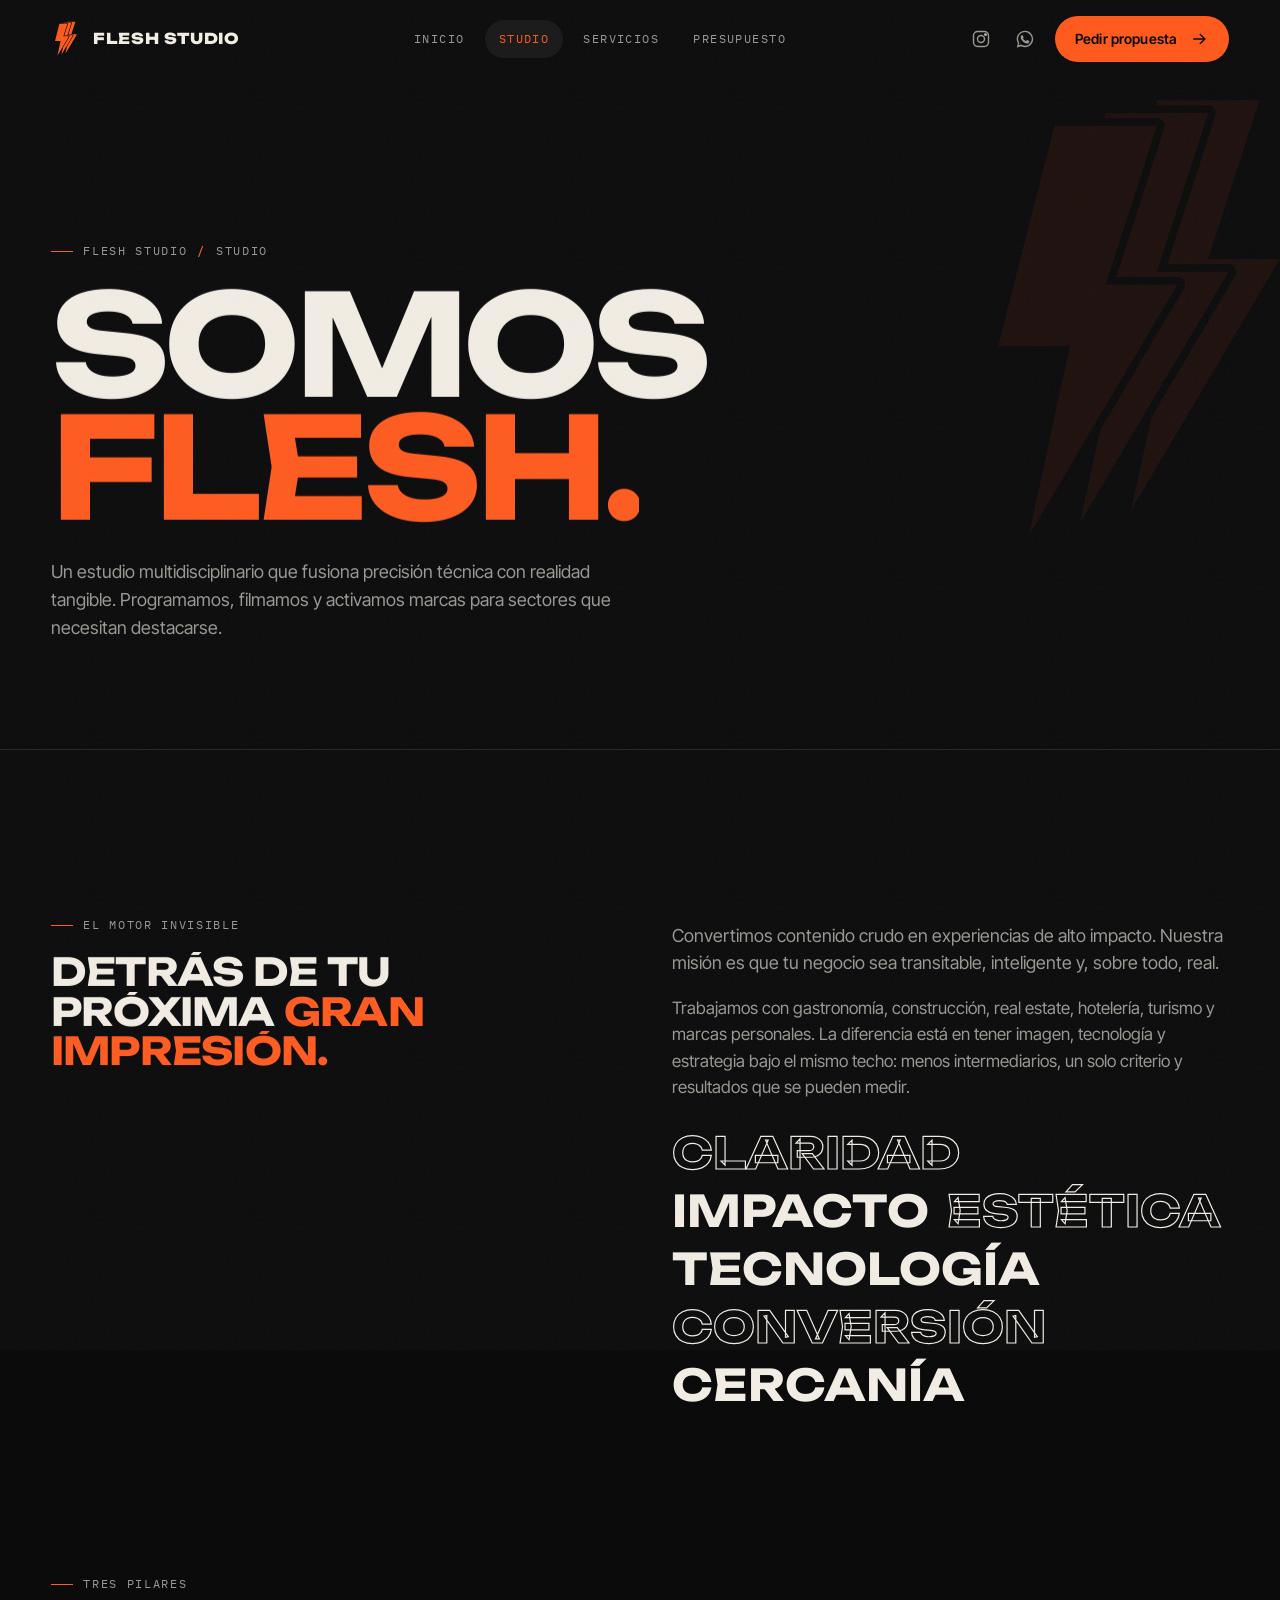
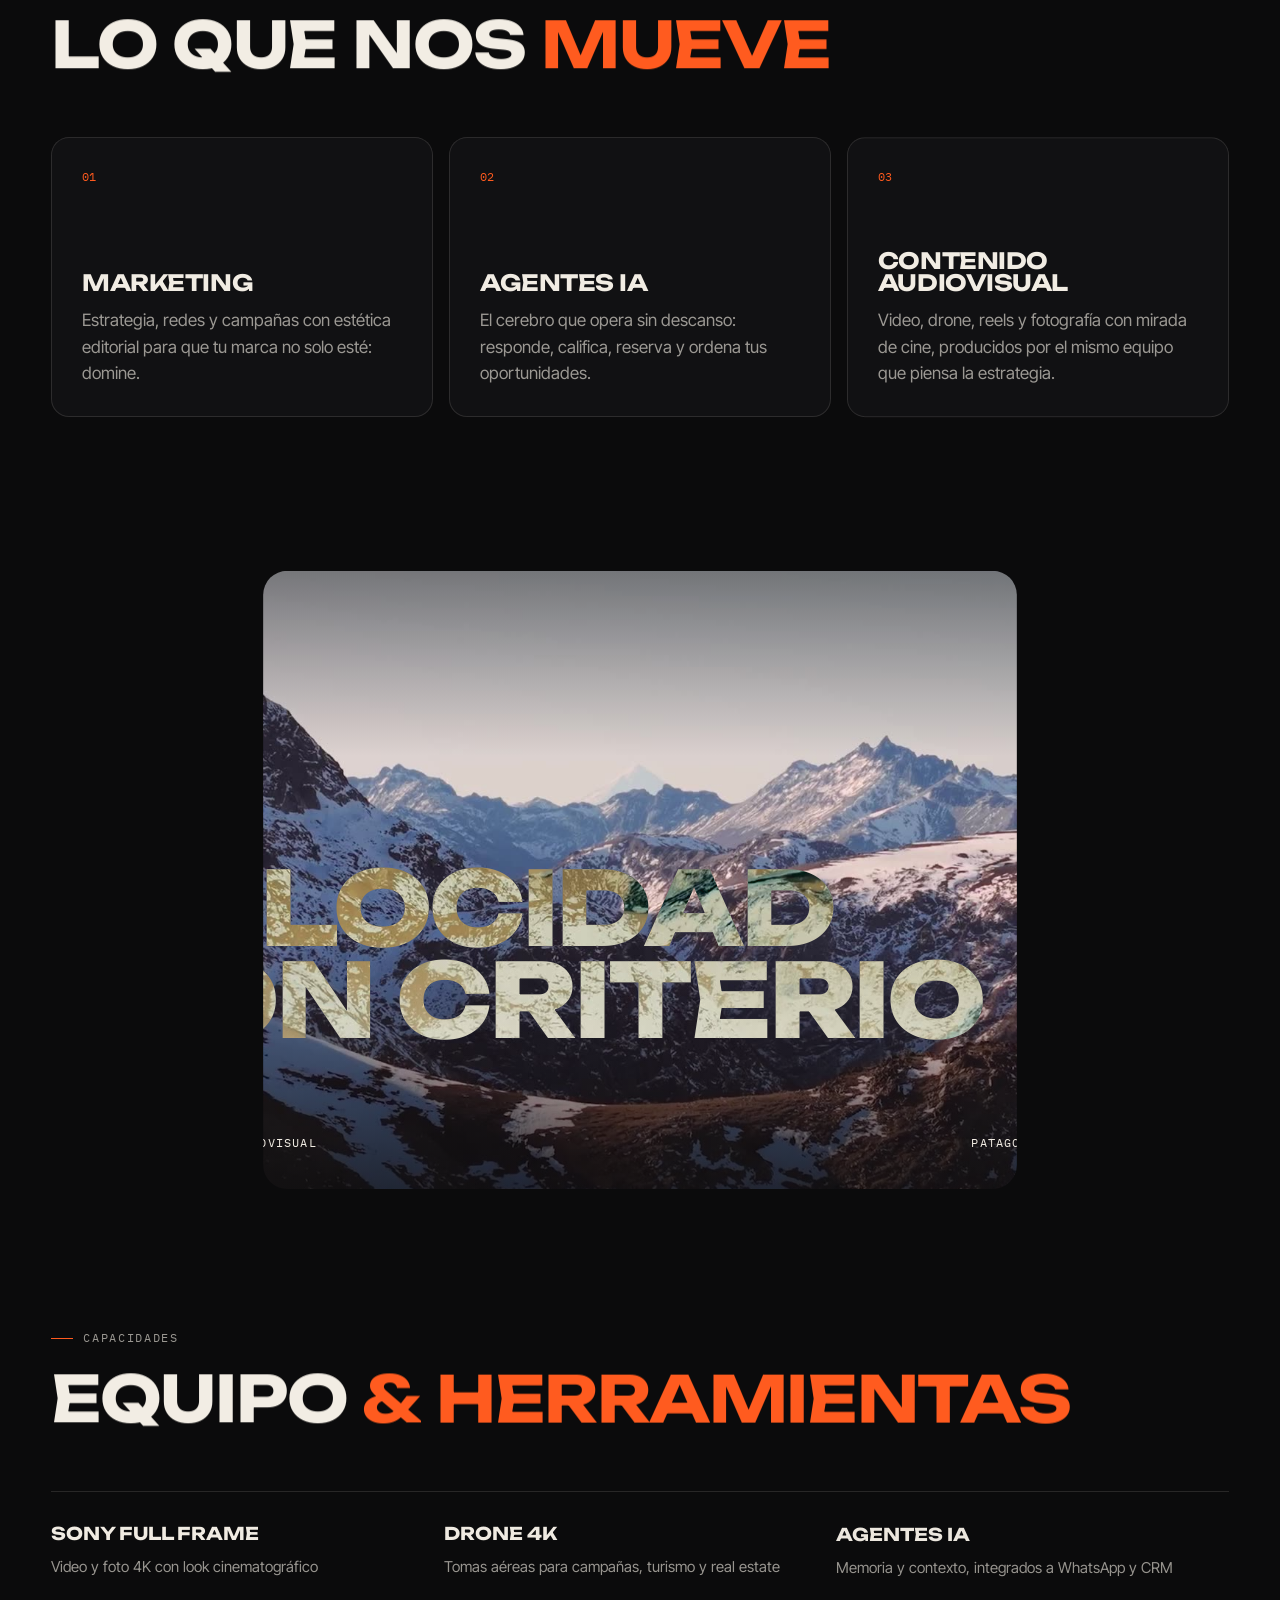
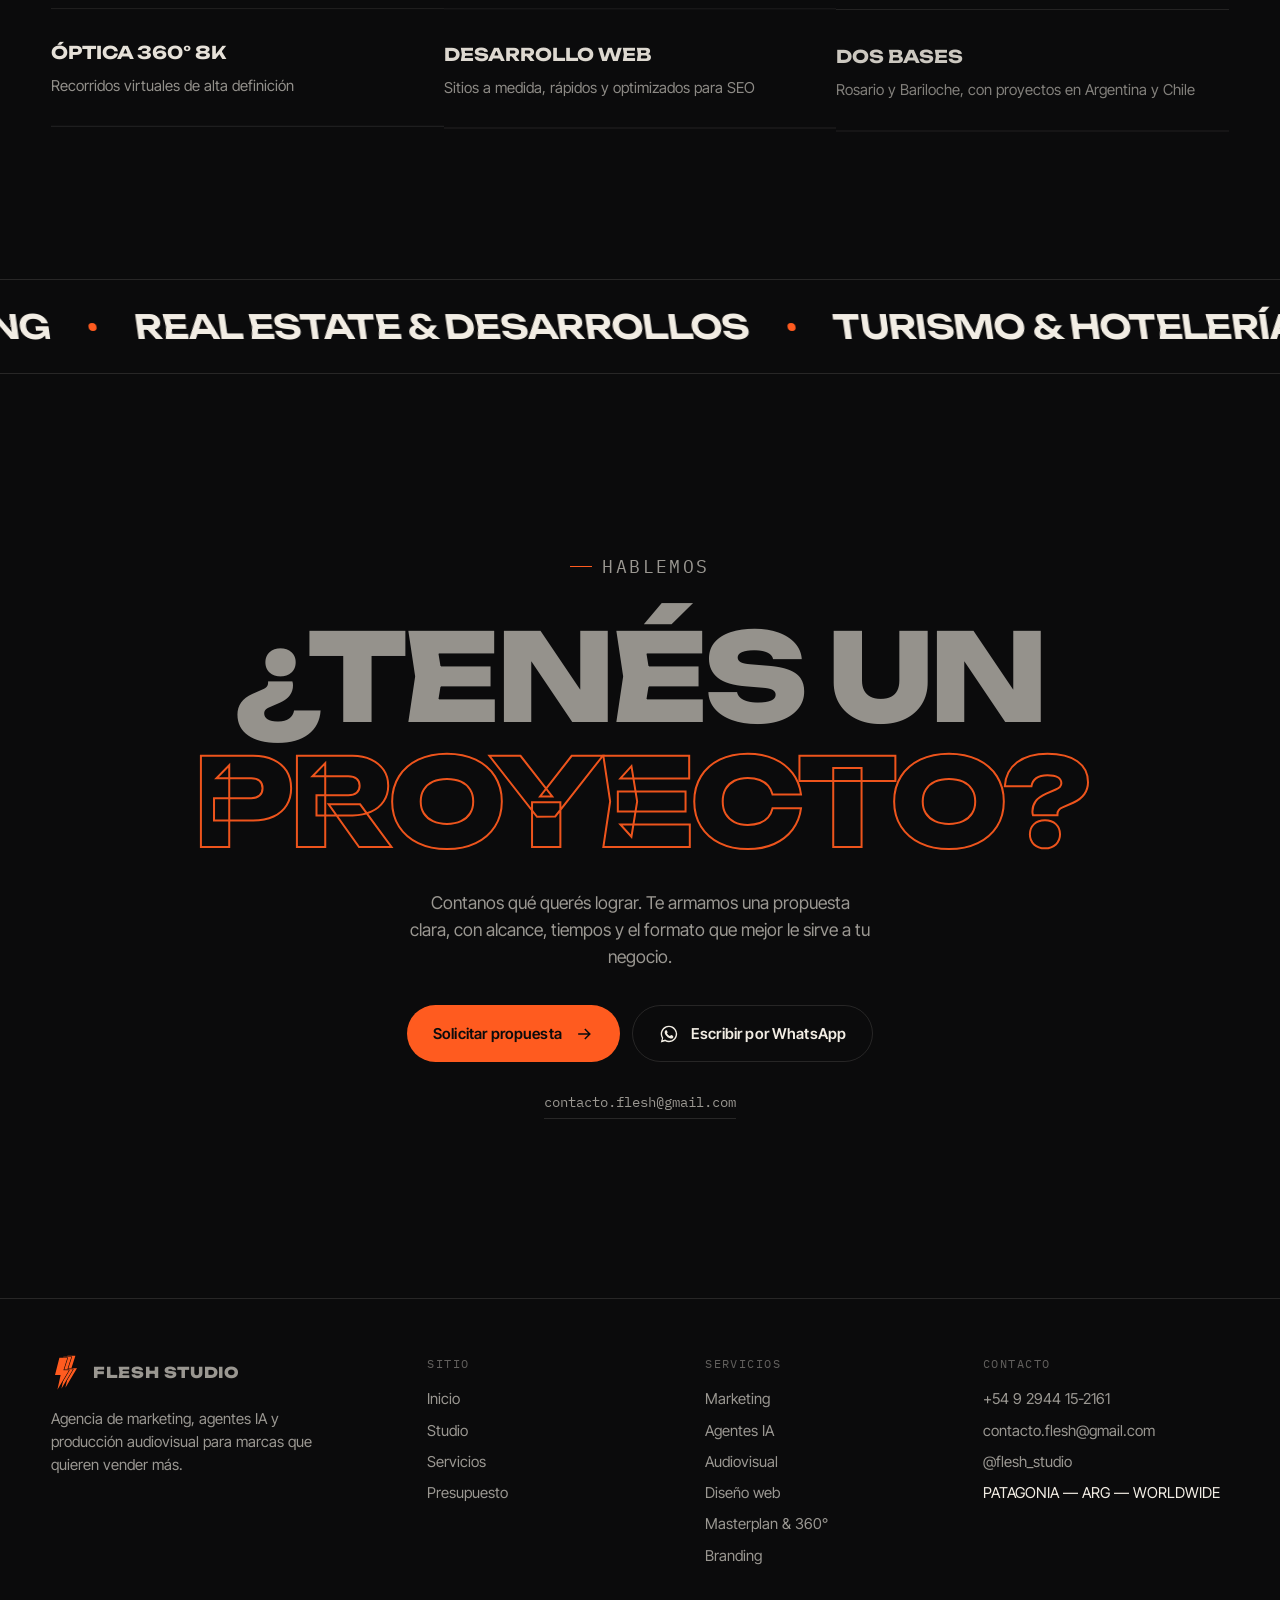
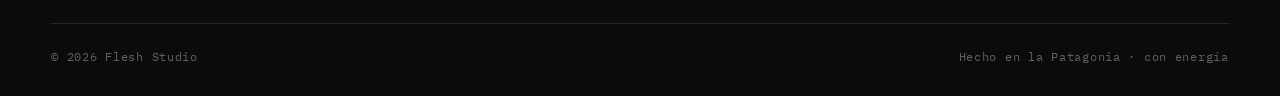
<file: studio.html>
<!doctype html>
<html lang="es" class="no-js">
<head>
<meta charset="utf-8">
<meta name="viewport" content="width=device-width, initial-scale=1">
<meta http-equiv="Content-Security-Policy" content="default-src 'self'; script-src 'self' 'sha256-QMSJGwMSpajHwsbSmrCVGJJJhsJYzNH2Y6thZx6gxtc='; style-src 'self' 'unsafe-inline'; img-src 'self' data: blob:; media-src 'self' blob:; font-src 'self'; connect-src 'self'; object-src 'none'; base-uri 'self'; form-action 'self'; frame-src 'none'; worker-src 'self' blob:; manifest-src 'self'; upgrade-insecure-requests">
<meta name="referrer" content="strict-origin-when-cross-origin">
<title>Studio — Flesh Studio | Tecnología con esencia</title>
<meta name="description" content="Flesh Studio es una agencia de marketing, agentes IA y producción audiovisual con bases en Rosario y Bariloche.">
<link rel="canonical" href="https://flesh-studio.com/studio.html">
<meta name="theme-color" content="#0B0B0C">
<meta property="og:type" content="website">
<meta property="og:locale" content="es_AR">
<meta property="og:site_name" content="Flesh Studio">
<meta property="og:title" content="Studio — Flesh Studio | Tecnología con esencia">
<meta property="og:description" content="Flesh Studio es una agencia de marketing, agentes IA y producción audiovisual con bases en Rosario y Bariloche.">
<meta property="og:url" content="https://flesh-studio.com/studio.html">
<meta property="og:image" content="https://flesh-studio.com/assets/img/og-image.jpg">
<meta property="og:image:width" content="630">
<meta property="og:image:height" content="630">
<meta name="twitter:card" content="summary">
<meta name="twitter:title" content="Studio — Flesh Studio | Tecnología con esencia">
<meta name="twitter:description" content="Flesh Studio es una agencia de marketing, agentes IA y producción audiovisual con bases en Rosario y Bariloche.">
<meta name="twitter:image" content="https://flesh-studio.com/assets/img/og-image.jpg">
<link rel="icon" type="image/svg+xml" href="assets/img/favicon.svg">
<link rel="apple-touch-icon" href="assets/img/favicon-180.png">
<script>(function(d){d.className=d.className.replace("no-js","js");if(window.matchMedia("(prefers-reduced-motion: reduce)").matches)d.className+=" rm";})(document.documentElement);</script>
<link rel="preload" href="assets/fonts/unbounded-latin-700-normal.woff2" as="font" type="font/woff2" crossorigin>
<link rel="preload" href="assets/fonts/inter-tight-latin-400-normal.woff2" as="font" type="font/woff2" crossorigin>
<link rel="stylesheet" href="assets/css/styles.css">

</head>
<body>
<a class="skip" href="#main">Saltar al contenido</a>
<header class="header">
  <div class="wrap header__in">
    <a class="brand" href="index.html" aria-label="Flesh Studio — inicio"><svg class="bolt brand__mark" viewBox="-4 -4 150 180" aria-hidden="true"><path transform="translate(40 0)" d="M38 0H78L58 62H86L28 160L44 86H16Z"/><path transform="translate(20 5)" d="M38 0H78L58 62H86L28 160L44 86H16Z"/><path transform="translate(0 10)" d="M38 0H78L58 62H86L28 160L44 86H16Z"/></svg><span>FLESH STUDIO</span></a>
    <nav class="nav" aria-label="Principal"><a href="index.html">Inicio</a><a href="studio.html" aria-current="page">Studio</a><a href="servicios.html">Servicios</a><a href="presupuesto.html">Presupuesto</a></nav>
    <div class="header__cta">
      <div class="socials"><a href="https://instagram.com/flesh_studio" target="_blank" rel="noopener" aria-label="Instagram de Flesh Studio"><svg class="icon" viewBox="0 0 24 24" fill="none" stroke="currentColor" stroke-width="1.7" aria-hidden="true"><rect x="3" y="3" width="18" height="18" rx="5"/><circle cx="12" cy="12" r="4.2"/><circle cx="17.4" cy="6.6" r="1" fill="currentColor"/></svg></a><a href="https://wa.me/5492944152161?text=Hola%20Flesh%20Studio%2C%20quiero%20hablar%20sobre%20un%20proyecto" target="_blank" rel="noopener" aria-label="WhatsApp de Flesh Studio"><svg class="icon" viewBox="0 0 24 24" fill="currentColor" aria-hidden="true"><path d="M12.04 2a9.9 9.9 0 0 0-8.5 15l-1.4 5.1 5.2-1.4A9.9 9.9 0 1 0 12.04 2Zm0 18.1c-1.5 0-3-.4-4.3-1.2l-.3-.2-3.1.8.8-3-.2-.3a8.2 8.2 0 1 1 7.1 3.9Zm4.5-6.1c-.2-.1-1.5-.7-1.7-.8-.2-.1-.4-.1-.6.1l-.8 1c-.1.2-.3.2-.5.1a6.7 6.7 0 0 1-3.3-2.9c-.2-.4.2-.4.7-1.3.1-.2 0-.3 0-.4l-.8-1.8c-.2-.5-.4-.4-.6-.4h-.5c-.2 0-.4.1-.7.3-.2.3-.9.9-.9 2.2s.9 2.5 1 2.7c.1.2 1.8 2.8 4.4 3.9 1.6.7 2.3.8 3.1.7.5-.1 1.5-.6 1.7-1.2.2-.6.2-1.1.2-1.2-.1-.1-.3-.2-.5-.3Z"/></svg></a></div>
      <a class="btn" href="presupuesto.html" data-magnetic>Pedir propuesta <svg class="icon arr" viewBox="0 0 24 24" fill="none" stroke="currentColor" stroke-width="1.8" aria-hidden="true"><path d="M5 12h14M13 6l6 6-6 6"/></svg></a>
      <button class="burger" type="button" aria-expanded="false" aria-controls="mobile-menu" aria-label="Abrir menú"><span></span><span></span></button>
    </div>
  </div>
</header>
<div class="mobile-menu" id="mobile-menu" aria-hidden="true">
  <nav aria-label="Menú móvil"><a href="index.html"><small>01</small>Inicio</a><a href="studio.html" aria-current="page"><small>02</small>Studio</a><a href="servicios.html"><small>03</small>Servicios</a><a href="presupuesto.html"><small>04</small>Presupuesto</a></nav>
  <div class="mobile-menu__foot">
    <a href="https://wa.me/5492944152161?text=Hola%20Flesh%20Studio%2C%20quiero%20hablar%20sobre%20un%20proyecto" target="_blank" rel="noopener">WhatsApp · +54 9 2944 15-2161</a>
    <a href="mailto:contacto.flesh@gmail.com">contacto.flesh@gmail.com</a>
    <a href="https://instagram.com/flesh_studio" target="_blank" rel="noopener">@flesh_studio</a>
  </div>
</div>

<main id="main">
<section class="page-hero">
  <svg class="bolt page-hero__bolt" viewBox="-4 -4 150 180" aria-hidden="true"><path transform="translate(40 0)" d="M38 0H78L58 62H86L28 160L44 86H16Z"/><path transform="translate(20 5)" d="M38 0H78L58 62H86L28 160L44 86H16Z"/><path transform="translate(0 10)" d="M38 0H78L58 62H86L28 160L44 86H16Z"/></svg>
  <div class="wrap">
    <p class="kicker">Flesh Studio <b>/</b> Studio</p>
    <h1 data-split>Somos <em>Flesh.</em></h1>
    <p class="lead" data-reveal>Un estudio multidisciplinario que fusiona precisión técnica con realidad tangible. Programamos, filmamos y activamos marcas para sectores que necesitan destacarse.</p>
  </div>
</section>
<section class="section" aria-labelledby="st-t">
  <div class="wrap two-col">
    <div><p class="kicker">El motor invisible</p><h2 id="st-t" class="h-md" data-split style="margin-top:18px">Detrás de tu próxima <em>gran impresión.</em></h2></div>
    <div data-reveal>
      <p class="lead" style="max-width:none">Convertimos contenido crudo en experiencias de alto impacto. Nuestra misión es que tu negocio sea transitable, inteligente y, sobre todo, real.</p>
      <p style="color:var(--mute)">Trabajamos con gastronomía, construcción, real estate, hotelería, turismo y marcas personales. La diferencia está en tener imagen, tecnología y estrategia bajo el mismo techo: menos intermediarios, un solo criterio y resultados que se pueden medir.</p>
      <div class="values" aria-label="Valores"><span>Claridad</span><span>Impacto</span><span>Estética</span><span>Tecnología</span><span>Conversión</span><span>Cercanía</span></div>
    </div>
  </div>
</section>
<section class="section" style="padding-top:0" aria-labelledby="pil-t">
  <div class="wrap">
    <p class="kicker">Tres pilares</p>
    <h2 id="pil-t" class="h-lg" data-split style="margin:18px 0 clamp(36px,5vw,60px)">Lo que nos <em>mueve</em></h2>
    <div class="pillars"><div class="pillar" data-tilt data-reveal><span class="n">01</span><div><h3>Marketing</h3><p>Estrategia, redes y campañas con estética editorial para que tu marca no solo esté: domine.</p></div></div><div class="pillar" data-tilt data-reveal><span class="n">02</span><div><h3>Agentes IA</h3><p>El cerebro que opera sin descanso: responde, califica, reserva y ordena tus oportunidades.</p></div></div><div class="pillar" data-tilt data-reveal><span class="n">03</span><div><h3>Contenido audiovisual</h3><p>Video, drone, reels y fotografía con mirada de cine, producidos por el mismo equipo que piensa la estrategia.</p></div></div></div>
  </div>
</section>
<section class="reel" aria-label="Reel">
  <div class="wrap">
    <div class="reel__frame">
      <video autoplay muted loop playsinline preload="metadata" poster="assets/img/hero-poster.jpg" aria-label="Showreel de Flesh Studio">
        <source src="assets/video/hero-1080.mp4" type="video/mp4">
      </video>
      <div class="reel__overlay"><div class="reel__cap"><span>Showreel</span><span>Flesh Studio</span></div><p class="reel__big" aria-hidden="true">Velocidad<br>con criterio</p><div class="reel__cap"><span>Marketing · IA · Audiovisual</span><span>Patagonia — Arg — Worldwide</span></div></div>
    </div>
  </div>
</section>
<section class="section" style="padding-top:0" aria-labelledby="gear-t">
  <div class="wrap">
    <p class="kicker">Capacidades</p>
    <h2 id="gear-t" class="h-lg" data-split style="margin:18px 0 clamp(36px,5vw,60px)">Equipo <em>& herramientas</em></h2>
    <div class="gear"><div data-reveal><b>Sony Full Frame</b><span>Video y foto 4K con look cinematográfico</span></div><div data-reveal><b>Drone 4K</b><span>Tomas aéreas para campañas, turismo y real estate</span></div><div data-reveal><b>Agentes IA</b><span>Memoria y contexto, integrados a WhatsApp y CRM</span></div><div data-reveal><b>Óptica 360° 8K</b><span>Recorridos virtuales de alta definición</span></div><div data-reveal><b>Desarrollo web</b><span>Sitios a medida, rápidos y optimizados para SEO</span></div><div data-reveal><b>Dos bases</b><span>Rosario y Bariloche, con proyectos en Argentina y Chile</span></div></div>
  </div>
</section>
<div class="marquee marquee--small" data-dir="right" data-speed="40"><p class="sr-only">Sectores: Real estate & desarrollos, Turismo & hotelería, Gastronomía, Construcción, Marcas personales, Startups & branding</p><div class="marquee__track" aria-hidden="true"><div class="marquee__item"><span>Real estate & desarrollos</span><i></i><span>Turismo & hotelería</span><i></i><span>Gastronomía</span><i></i><span>Construcción</span><i></i><span>Marcas personales</span><i></i><span>Startups & branding</span><i></i></div><div class="marquee__item"><span>Real estate & desarrollos</span><i></i><span>Turismo & hotelería</span><i></i><span>Gastronomía</span><i></i><span>Construcción</span><i></i><span>Marcas personales</span><i></i><span>Startups & branding</span><i></i></div></div></div>
<section class="cta" aria-labelledby="cta-t">
  <div class="wrap">
    <p class="kicker" style="justify-content:center">Hablemos</p>
    <h2 id="cta-t" class="sr-only">¿Tenés un proyecto? Hablemos</h2>
    <p class="cta__big" aria-hidden="true"><span>¿Tenés un</span><br><span class="o">proyecto?</span></p>
    <p>Contanos qué querés lograr. Te armamos una propuesta clara, con alcance, tiempos y el formato que mejor le sirve a tu negocio.</p>
    <div class="cta__btns">
      <a class="btn" href="presupuesto.html" data-magnetic>Solicitar propuesta <svg class="icon arr" viewBox="0 0 24 24" fill="none" stroke="currentColor" stroke-width="1.8" aria-hidden="true"><path d="M5 12h14M13 6l6 6-6 6"/></svg></a>
      <a class="btn btn--ghost" href="https://wa.me/5492944152161?text=Hola%20Flesh%20Studio%2C%20quiero%20hablar%20sobre%20un%20proyecto" target="_blank" rel="noopener"><svg class="icon" viewBox="0 0 24 24" fill="currentColor" aria-hidden="true"><path d="M12.04 2a9.9 9.9 0 0 0-8.5 15l-1.4 5.1 5.2-1.4A9.9 9.9 0 1 0 12.04 2Zm0 18.1c-1.5 0-3-.4-4.3-1.2l-.3-.2-3.1.8.8-3-.2-.3a8.2 8.2 0 1 1 7.1 3.9Zm4.5-6.1c-.2-.1-1.5-.7-1.7-.8-.2-.1-.4-.1-.6.1l-.8 1c-.1.2-.3.2-.5.1a6.7 6.7 0 0 1-3.3-2.9c-.2-.4.2-.4.7-1.3.1-.2 0-.3 0-.4l-.8-1.8c-.2-.5-.4-.4-.6-.4h-.5c-.2 0-.4.1-.7.3-.2.3-.9.9-.9 2.2s.9 2.5 1 2.7c.1.2 1.8 2.8 4.4 3.9 1.6.7 2.3.8 3.1.7.5-.1 1.5-.6 1.7-1.2.2-.6.2-1.1.2-1.2-.1-.1-.3-.2-.5-.3Z"/></svg> Escribir por WhatsApp</a>
    </div>
    <a class="cta__mail" href="mailto:contacto.flesh@gmail.com">contacto.flesh@gmail.com</a>
  </div>
</section>

</main>
<footer class="footer">
  <div class="wrap">
    <div class="footer__grid">
      <div class="footer__brand">
        <a class="brand" href="index.html" aria-label="Flesh Studio — inicio"><svg class="bolt brand__mark" viewBox="-4 -4 150 180" aria-hidden="true"><path transform="translate(40 0)" d="M38 0H78L58 62H86L28 160L44 86H16Z"/><path transform="translate(20 5)" d="M38 0H78L58 62H86L28 160L44 86H16Z"/><path transform="translate(0 10)" d="M38 0H78L58 62H86L28 160L44 86H16Z"/></svg><span>FLESH STUDIO</span></a>
        <p>Agencia de marketing, agentes IA y producción audiovisual para marcas que quieren vender más.</p>
      </div>
      <div><h4>Sitio</h4><ul><li><a href="index.html">Inicio</a></li><li><a href="studio.html">Studio</a></li><li><a href="servicios.html">Servicios</a></li><li><a href="presupuesto.html">Presupuesto</a></li></ul></div>
      <div><h4>Servicios</h4><ul>
        <li><a href="servicios.html#marketing">Marketing</a></li>
        <li><a href="servicios.html#agentes-ia">Agentes IA</a></li>
        <li><a href="servicios.html#audiovisual">Audiovisual</a></li>
        <li><a href="servicios.html#diseno-web">Diseño web</a></li>
        <li><a href="servicios.html#masterplan-360">Masterplan & 360°</a></li>
        <li><a href="servicios.html#branding">Branding</a></li></ul></div>
      <div><h4>Contacto</h4><ul>
        <li><a href="https://wa.me/5492944152161?text=Hola%20Flesh%20Studio%2C%20quiero%20hablar%20sobre%20un%20proyecto" target="_blank" rel="noopener">+54 9 2944 15-2161</a></li>
        <li><a href="mailto:contacto.flesh@gmail.com">contacto.flesh@gmail.com</a></li>
        <li><a href="https://instagram.com/flesh_studio" target="_blank" rel="noopener">@flesh_studio</a></li>
        <li>PATAGONIA — ARG — WORLDWIDE</li></ul></div>
    </div>
    <div class="footer__bottom"><span>© <span data-year>2026</span> Flesh Studio</span><span>Hecho en la Patagonia · con energía</span></div>
  </div>
</footer>
<a class="wa-float" href="https://wa.me/5492944152161?text=Hola%20Flesh%20Studio%2C%20quiero%20hablar%20sobre%20un%20proyecto" target="_blank" rel="noopener" aria-label="Escribinos por WhatsApp"><svg class="icon" viewBox="0 0 24 24" fill="currentColor" aria-hidden="true"><path d="M12.04 2a9.9 9.9 0 0 0-8.5 15l-1.4 5.1 5.2-1.4A9.9 9.9 0 1 0 12.04 2Zm0 18.1c-1.5 0-3-.4-4.3-1.2l-.3-.2-3.1.8.8-3-.2-.3a8.2 8.2 0 1 1 7.1 3.9Zm4.5-6.1c-.2-.1-1.5-.7-1.7-.8-.2-.1-.4-.1-.6.1l-.8 1c-.1.2-.3.2-.5.1a6.7 6.7 0 0 1-3.3-2.9c-.2-.4.2-.4.7-1.3.1-.2 0-.3 0-.4l-.8-1.8c-.2-.5-.4-.4-.6-.4h-.5c-.2 0-.4.1-.7.3-.2.3-.9.9-.9 2.2s.9 2.5 1 2.7c.1.2 1.8 2.8 4.4 3.9 1.6.7 2.3.8 3.1.7.5-.1 1.5-.6 1.7-1.2.2-.6.2-1.1.2-1.2-.1-.1-.3-.2-.5-.3Z"/></svg></a>
<script src="assets/vendor/gsap.min.js" defer></script>
<script src="assets/vendor/ScrollTrigger.min.js" defer></script>
<script src="assets/vendor/lenis.min.js" defer></script>
<script src="assets/js/main.js" defer></script>

</body>
</html>
</file>
<file: assets/css/styles.css>
/* =========================================================
   FLESH STUDIO — styles.css
   Dark editorial · orange energy · Unbounded / Inter Tight / IBM Plex Mono
   ========================================================= */
/* fuentes self-hosted (OFL, vía @fontsource) */
@font-face{font-family:"Unbounded";font-style:normal;font-weight:600;font-display:swap;src:url("../fonts/unbounded-latin-600-normal.woff2") format("woff2")}
@font-face{font-family:"Unbounded";font-style:normal;font-weight:700;font-display:swap;src:url("../fonts/unbounded-latin-700-normal.woff2") format("woff2")}
@font-face{font-family:"Unbounded";font-style:normal;font-weight:800;font-display:swap;src:url("../fonts/unbounded-latin-800-normal.woff2") format("woff2")}
@font-face{font-family:"Inter Tight";font-style:normal;font-weight:400;font-display:swap;src:url("../fonts/inter-tight-latin-400-normal.woff2") format("woff2")}
@font-face{font-family:"Inter Tight";font-style:normal;font-weight:500;font-display:swap;src:url("../fonts/inter-tight-latin-500-normal.woff2") format("woff2")}
@font-face{font-family:"Inter Tight";font-style:normal;font-weight:600;font-display:swap;src:url("../fonts/inter-tight-latin-600-normal.woff2") format("woff2")}
@font-face{font-family:"IBM Plex Mono";font-style:normal;font-weight:400;font-display:swap;src:url("../fonts/ibm-plex-mono-latin-400-normal.woff2") format("woff2")}
@font-face{font-family:"IBM Plex Mono";font-style:normal;font-weight:500;font-display:swap;src:url("../fonts/ibm-plex-mono-latin-500-normal.woff2") format("woff2")}
:root{
  --ink:#0B0B0C;
  --ink-2:#121214;
  --ink-3:#1A1A1D;
  --bone:#F2EDE4;
  --mute:rgba(242,237,228,.62);
  --faint:rgba(242,237,228,.38);
  --line:rgba(242,237,228,.12);
  --orange:#FF5B1F;
  --orange-2:#FF8A3D;
  --ok:#7BD88F;
  --warn:#F2C14E;
  --font-display:"Unbounded",system-ui,sans-serif;
  --font-body:"Inter Tight",system-ui,-apple-system,sans-serif;
  --font-mono:"IBM Plex Mono",ui-monospace,monospace;
  --gutter:clamp(16px,4vw,56px);
  --max:1440px;
  --ease:cubic-bezier(.22,1,.36,1);
  --radius:14px;
}
*,*::before,*::after{box-sizing:border-box}
html{-webkit-text-size-adjust:100%;scroll-behavior:auto}
html.lenis,html.lenis body{height:auto}
.lenis.lenis-smooth{scroll-behavior:auto!important}
html{color-scheme:dark;background:#0B0B0C}
body{margin:0;background:var(--ink);color:var(--bone);font-family:var(--font-body);font-size:17px;line-height:1.55;-webkit-font-smoothing:antialiased;overflow-x:hidden}
img,video,canvas,svg{display:block;max-width:100%}
a{color:inherit;text-decoration:none}
button{font:inherit;color:inherit;background:none;border:0;cursor:pointer}
::selection{background:var(--orange);color:var(--ink)}
:focus-visible{outline:2px solid var(--orange);outline-offset:3px;border-radius:4px}
.sr-only{position:absolute!important;width:1px;height:1px;padding:0;margin:-1px;overflow:hidden;clip:rect(0,0,0,0);white-space:nowrap;border:0}
.skip{position:fixed;left:16px;top:-60px;z-index:200;background:var(--orange);color:var(--ink);padding:10px 16px;border-radius:8px;font-weight:600;transition:top .2s}
.skip:focus{top:16px}

/* grain overlay */
body::after{content:"";position:fixed;inset:-50%;z-index:90;pointer-events:none;opacity:.05;
  background-image:url("data:image/svg+xml,%3Csvg xmlns='http://www.w3.org/2000/svg' width='160' height='160'%3E%3Cfilter id='n'%3E%3CfeTurbulence type='fractalNoise' baseFrequency='.9' numOctaves='2' stitchTiles='stitch'/%3E%3C/filter%3E%3Crect width='100%25' height='100%25' filter='url(%23n)'/%3E%3C/svg%3E")}

.wrap{width:100%;max-width:var(--max);margin:0 auto;padding:0 var(--gutter)}
.kicker{font-family:var(--font-mono);font-size:12px;letter-spacing:.14em;text-transform:uppercase;color:var(--mute);display:flex;align-items:center;gap:10px}
.kicker::before{content:"";width:22px;height:1px;background:var(--orange)}
.kicker b{color:var(--orange);font-weight:500}
h1,h2,h3{font-family:var(--font-display);font-weight:700;line-height:1.02;letter-spacing:-.02em;margin:0;text-transform:uppercase}
h1 em,h2 em,h3 em{font-style:normal;color:var(--orange)}
.h-xl{font-size:clamp(2.3rem,6.4vw,6.2rem)}
.h-lg{font-size:clamp(2rem,5vw,4.6rem)}
.h-md{font-size:clamp(1.5rem,3vw,2.6rem)}
.lead{font-size:clamp(1.05rem,1.4vw,1.25rem);color:var(--mute);max-width:56ch}
.section{padding:clamp(88px,12vw,180px) 0;position:relative}

/* ---------- buttons ---------- */
.btn{--bg:var(--orange);--fg:var(--ink);display:inline-flex;align-items:center;gap:12px;padding:16px 26px;border-radius:999px;background:var(--bg);color:var(--fg);font-weight:600;font-size:15px;letter-spacing:.01em;position:relative;overflow:hidden;isolation:isolate;transition:transform .35s var(--ease),box-shadow .35s var(--ease);will-change:transform}
.btn::before{content:"";position:absolute;inset:0;background:var(--bone);transform:translateY(101%);transition:transform .45s var(--ease);z-index:-1;border-radius:inherit}
.btn:hover::before{transform:translateY(0)}
.btn:hover{box-shadow:0 10px 40px -10px rgba(255,91,31,.6)}
.btn:active{transform:scale(.97)}
.btn .arr{transition:transform .35s var(--ease)}
.btn:hover .arr{transform:translateX(4px)}
.btn--ghost{--bg:transparent;--fg:var(--bone);border:1px solid var(--line)}
.btn--ghost::before{background:var(--bone)}
.btn--ghost:hover{color:var(--ink)}
.btn--wa{--bg:transparent;--fg:var(--bone);padding-left:8px;padding-right:8px}
.btn--wa::before{display:none}
.btn--wa:hover{color:var(--orange);box-shadow:none}
.icon{width:20px;height:20px;flex:none}

/* ---------- header ---------- */
.header{position:fixed;inset:0 0 auto 0;z-index:100;transition:transform .5s var(--ease),background .4s}
.header__in{display:flex;align-items:center;justify-content:space-between;gap:24px;height:78px}
.header.is-scrolled{background:rgba(11,11,12,.72);backdrop-filter:blur(14px);-webkit-backdrop-filter:blur(14px);border-bottom:1px solid var(--line)}
.header.is-hidden{transform:translateY(-100%)}
.brand{display:flex;align-items:center;gap:12px;font-family:var(--font-display);font-weight:800;font-size:15px;letter-spacing:.04em}
.brand__mark{width:30px;height:auto;color:var(--orange)}
.brand__mark{transition:transform .5s var(--ease)}
.brand:hover .brand__mark{transform:rotate(-8deg) scale(1.08)}
.bolt path{fill:currentColor;stroke:var(--ink);stroke-width:6;paint-order:stroke;stroke-linejoin:round}
.nav{display:flex;gap:6px;align-items:center}
.nav a{font-family:var(--font-mono);font-size:12px;letter-spacing:.12em;text-transform:uppercase;padding:10px 14px;border-radius:999px;color:var(--mute);transition:color .25s,background .25s}
.nav a:hover,.nav a[aria-current="page"]{color:var(--bone);background:rgba(242,237,228,.06)}
.nav a[aria-current="page"]{color:var(--orange)}
.header__cta{display:flex;align-items:center;gap:10px}
.header__cta .btn{padding:12px 20px;font-size:14px}
.socials{display:flex;gap:4px}
.socials a{width:40px;height:40px;display:grid;place-items:center;border-radius:50%;color:var(--mute);transition:color .25s,background .25s}
.socials a:hover{color:var(--orange);background:rgba(242,237,228,.06)}
.burger{display:none;width:48px;height:48px;border-radius:50%;border:1px solid var(--line);position:relative}
.burger span{position:absolute;left:14px;right:14px;height:1.5px;background:var(--bone);transition:transform .4s var(--ease),top .4s var(--ease)}
.burger span:first-child{top:19px}.burger span:last-child{top:27px}
.menu-open .burger span:first-child{top:23px;transform:rotate(45deg)}
.menu-open .burger span:last-child{top:23px;transform:rotate(-45deg)}

.mobile-menu{position:fixed;inset:0;z-index:99;background:var(--ink);display:flex;flex-direction:column;justify-content:space-between;padding:110px var(--gutter) 36px;clip-path:circle(0 at calc(100% - 44px) 39px);transition:clip-path .7s var(--ease);visibility:hidden}
.menu-open .mobile-menu{clip-path:circle(150% at calc(100% - 44px) 39px);visibility:visible}
.mobile-menu nav{display:flex;flex-direction:column;gap:4px}
.mobile-menu nav a{font-family:var(--font-display);font-weight:700;font-size:clamp(2rem,9vw,3.4rem);text-transform:uppercase;line-height:1.1;display:flex;align-items:baseline;gap:14px}
.mobile-menu nav a small{font-family:var(--font-mono);font-size:12px;color:var(--orange);font-weight:400}
.mobile-menu nav a[aria-current="page"]{color:var(--orange)}
.mobile-menu__foot{display:flex;flex-direction:column;gap:14px;color:var(--mute);font-size:15px}

/* ---------- cursor ---------- */
.cursor{position:fixed;left:0;top:0;width:10px;height:10px;margin:-5px 0 0 -5px;border-radius:50%;background:var(--orange);pointer-events:none;z-index:150;mix-blend-mode:difference;transition:width .3s var(--ease),height .3s var(--ease),margin .3s var(--ease),opacity .3s;opacity:0}
.cursor.is-on{opacity:1}
.cursor.is-hover{width:56px;height:56px;margin:-28px 0 0 -28px;background:var(--bone)}
.cursor.is-view{width:96px;height:96px;margin:-48px 0 0 -48px;background:var(--orange);mix-blend-mode:normal}
.cursor__label{position:absolute;inset:0;display:grid;place-items:center;font-family:var(--font-mono);font-size:11px;letter-spacing:.1em;color:var(--ink);opacity:0;transition:opacity .2s}
.cursor.is-view .cursor__label{opacity:1}
@media (hover:none),(pointer:coarse){.cursor{display:none}}

/* ---------- reveal (JS adds .js on <html>) ---------- */
.js [data-reveal]{opacity:0;transform:translateY(40px)}
.js.rm [data-reveal]{opacity:1;transform:none}
.split-w{display:inline-block;overflow:hidden;vertical-align:top;padding-bottom:.08em;margin-bottom:-.08em}
.split-w>span{display:inline-block;will-change:transform}

/* ---------- HERO ---------- */
.hero{position:relative;min-height:100svh;display:flex;align-items:flex-end;padding:130px 0 56px;overflow:hidden}
.hero__canvas{position:absolute;inset:0;z-index:0}
.hero__canvas canvas{width:100%;height:100%}
.hero__poster{position:absolute;right:4%;top:50%;width:min(46vw,560px);transform:translateY(-55%);color:var(--orange);opacity:.95}
.has-webgl .hero__poster{opacity:0;transition:opacity .6s}
.hero__glow{position:absolute;right:-10%;top:10%;width:70vw;height:70vw;max-width:1000px;max-height:1000px;border-radius:50%;background:radial-gradient(closest-side,rgba(255,91,31,.20),rgba(255,91,31,0));z-index:0;pointer-events:none}
.hero__in{position:relative;z-index:2;width:100%}
.hero__top{display:flex;justify-content:space-between;align-items:center;gap:20px;margin-bottom:clamp(20px,3vw,34px)}
.hero h1{max-width:13.5ch;font-size:clamp(2.4rem,7vw,7rem)}
.hero__bottom{display:grid;grid-template-columns:1.1fr auto;gap:32px;align-items:end;margin-top:clamp(26px,3.4vw,44px)}
.hero__sub{color:var(--mute);font-size:clamp(1rem,1.25vw,1.15rem);max-width:58ch;margin:0}
.hero__sub strong{color:var(--bone);font-weight:500}
.hero__ctas{display:flex;flex-wrap:wrap;gap:12px;align-items:center;justify-content:flex-end}
.status{display:inline-flex;align-items:center;gap:10px;font-family:var(--font-mono);font-size:12px;letter-spacing:.1em;text-transform:uppercase;color:var(--mute)}
.status i{width:8px;height:8px;border-radius:50%;background:var(--ok);box-shadow:0 0 0 0 rgba(123,216,143,.6);animation:pulse 2s infinite}
@keyframes pulse{70%{box-shadow:0 0 0 10px rgba(123,216,143,0)}100%{box-shadow:0 0 0 0 rgba(123,216,143,0)}}
.scroll-hint{position:absolute;left:50%;bottom:20px;z-index:2;transform:translateX(-50%);font-family:var(--font-mono);font-size:11px;letter-spacing:.2em;color:var(--faint);display:flex;flex-direction:column;align-items:center;gap:8px}
.scroll-hint::after{content:"";width:1px;height:34px;background:linear-gradient(var(--orange),transparent);animation:drip 1.8s var(--ease) infinite}
@keyframes drip{0%{transform:scaleY(0);transform-origin:top}50%{transform:scaleY(1);transform-origin:top}51%{transform-origin:bottom}100%{transform:scaleY(0);transform-origin:bottom}}

/* ---------- manifesto ---------- */
.manifesto__label{display:flex;justify-content:space-between;gap:20px;margin-bottom:clamp(30px,5vw,60px)}
.manifesto__text{font-family:var(--font-display);font-weight:600;font-size:clamp(1.6rem,3.7vw,3.6rem);line-height:1.12;letter-spacing:-.015em;text-transform:uppercase;max-width:22ch}
.manifesto__text .mw{opacity:.16;transition:opacity .2s}
.no-js .manifesto__text .mw,.rm .manifesto__text .mw{opacity:1}
.manifesto__grid{display:grid;grid-template-columns:repeat(3,1fr);gap:clamp(20px,3vw,48px);margin-top:clamp(56px,8vw,110px);border-top:1px solid var(--line);padding-top:32px}
.manifesto__grid p{margin:10px 0 0;color:var(--mute)}
.manifesto__grid h3{font-size:15px;letter-spacing:.02em}
.manifesto__grid .num{font-family:var(--font-mono);color:var(--orange);font-size:12px}

/* ---------- reel ---------- */
.reel{padding:0 0 clamp(80px,10vw,140px)}
.reel__frame{position:relative;margin:0 auto;width:100%;aspect-ratio:16/8.4;overflow:hidden;border-radius:var(--radius);clip-path:inset(0 18% 0 18% round 24px);background:var(--ink-3)}
.no-js .reel__frame,.rm .reel__frame{clip-path:inset(0 0 0 0 round 14px)}
.reel__frame video,.reel__frame img{position:absolute;inset:0;width:100%;height:100%;object-fit:cover}
.reel__overlay{position:absolute;inset:0;display:flex;flex-direction:column;justify-content:space-between;padding:clamp(18px,3vw,36px);background:linear-gradient(180deg,rgba(11,11,12,.45),transparent 30%,transparent 60%,rgba(11,11,12,.7))}
.reel__big{font-family:var(--font-display);font-weight:800;text-transform:uppercase;font-size:clamp(2.2rem,8vw,8.5rem);line-height:.9;letter-spacing:-.03em;color:var(--bone);mix-blend-mode:difference}
.reel__cap{display:flex;justify-content:space-between;gap:16px;font-family:var(--font-mono);font-size:12px;letter-spacing:.1em;text-transform:uppercase;color:var(--bone)}
.reel__toggle{display:inline-flex;align-items:center;gap:8px;padding:8px 12px;border-radius:999px;background:rgba(11,11,12,.5);border:1px solid var(--line)}

/* ---------- services list ---------- */
.svc__head{display:grid;grid-template-columns:1fr 1fr;gap:40px;align-items:end;margin-bottom:clamp(40px,6vw,80px)}
.svc-list{list-style:none;margin:0;padding:0;border-top:1px solid var(--line);position:relative}
.svc-item{border-bottom:1px solid var(--line)}
.svc-item a{display:grid;grid-template-columns:70px 1fr 1fr 48px;gap:24px;align-items:center;padding:clamp(22px,3vw,38px) 0;position:relative;transition:padding .5s var(--ease),color .3s}
.svc-item a::before{content:"";position:absolute;inset:0 calc(var(--gutter) * -1);background:var(--orange);transform:scaleY(0);transform-origin:bottom;transition:transform .5s var(--ease);z-index:-1}
.svc-item a:hover::before,.svc-item a:focus-visible::before{transform:scaleY(1)}
.svc-item a:hover,.svc-item a:focus-visible{color:var(--ink);padding-left:16px}
.svc-item .n{font-family:var(--font-mono);font-size:13px;color:var(--orange);transition:color .3s}
.svc-item a:hover .n,.svc-item a:hover .tags{color:var(--ink)}
.svc-item h3{font-size:clamp(1.3rem,2.8vw,2.6rem)}
.svc-item .tags{color:var(--mute);font-size:15px;transition:color .3s}
.svc-item .go{width:48px;height:48px;border-radius:50%;border:1px solid currentColor;display:grid;place-items:center;transition:transform .5s var(--ease)}
.svc-item a:hover .go{transform:rotate(-45deg)}
.svc-float{position:fixed;left:0;top:0;width:280px;aspect-ratio:4/5;border-radius:12px;overflow:hidden;pointer-events:none;z-index:60;opacity:0;transform:scale(.6);transition:opacity .3s,transform .4s var(--ease)}
.svc-float.is-on{opacity:1;transform:scale(1)}
.svc-float img{width:100%;height:100%;object-fit:cover;position:absolute;inset:0;opacity:0;transition:opacity .35s}
.svc-float img.is-active{opacity:1}
@media (hover:none){.svc-float{display:none}}

/* ---------- marquee ---------- */
.marquee{overflow:hidden;border-top:1px solid var(--line);border-bottom:1px solid var(--line);padding:clamp(18px,2.4vw,30px) 0;user-select:none}
.marquee__track{display:flex;width:max-content;will-change:transform}
.marquee__item{display:flex;align-items:center;gap:clamp(20px,3vw,44px);padding-right:clamp(20px,3vw,44px);font-family:var(--font-display);font-weight:800;text-transform:uppercase;font-size:clamp(2.4rem,7vw,6.5rem);line-height:1;letter-spacing:-.02em;white-space:nowrap}
.marquee__item .o{color:transparent;-webkit-text-stroke:1.5px var(--bone)}
.marquee__item svg{width:clamp(30px,4vw,56px);color:var(--orange)}
.marquee--small .marquee__item{font-size:clamp(1.2rem,2.6vw,2.2rem);font-weight:600}
.marquee--small .marquee__item i{width:8px;height:8px;border-radius:50%;background:var(--orange);display:block}

/* ---------- masterplan demo ---------- */
.mp{background:var(--ink-2);border-top:1px solid var(--line);border-bottom:1px solid var(--line);overflow:hidden}
.mp__grid{display:grid;grid-template-columns:.9fr 1.1fr;gap:clamp(30px,5vw,80px);align-items:center}
.mp__copy ul{list-style:none;padding:0;margin:28px 0 34px;display:grid;gap:14px}
.mp__copy li{display:grid;grid-template-columns:28px 1fr;gap:12px;color:var(--mute)}
.mp__copy li strong{color:var(--bone);font-weight:500;display:block}
.mp__copy li svg{color:var(--orange);margin-top:3px}
.mp__ctas{display:flex;flex-wrap:wrap;gap:12px}
.mp__stage{position:relative;perspective:1400px;aspect-ratio:1/1;max-width:620px;width:100%;margin-left:auto}
.plan-wrap{position:absolute;inset:0;perspective:1400px}
.plan{position:absolute;inset:8%;transform-style:preserve-3d;transform:rotateX(52deg) rotateZ(-28deg);border-radius:18px;background:
   radial-gradient(circle at 70% 30%,rgba(255,91,31,.12),transparent 50%),
   linear-gradient(135deg,#1d2a1f,#141a15);box-shadow:0 60px 120px -30px rgba(0,0,0,.8),inset 0 0 0 1px rgba(242,237,228,.08);padding:7%}
.rm .plan,.no-js .plan{transform:rotateX(28deg) rotateZ(-14deg)}
.plan__road{position:absolute;left:0;right:0;top:50%;height:7%;transform:translateY(-50%);background:#2a2a2e;box-shadow:inset 0 0 0 1px rgba(242,237,228,.06)}
.plan__road::after{content:"";position:absolute;left:4%;right:4%;top:50%;border-top:2px dashed rgba(242,237,228,.25)}
.plan__lots{position:relative;display:grid;grid-template-columns:repeat(6,1fr);grid-template-rows:repeat(2,1fr) 18% repeat(2,1fr);gap:6px;height:100%}
.lot{border-radius:4px;background:rgba(123,216,143,.18);border:1px solid rgba(123,216,143,.55);font-family:var(--font-mono);font-size:10px;color:var(--bone);display:grid;place-items:center;transition:transform .35s var(--ease),background .3s,box-shadow .3s;transform-style:preserve-3d;cursor:pointer}
.lot[data-s="reservado"]{background:rgba(242,193,78,.16);border-color:rgba(242,193,78,.6)}
.lot[data-s="vendido"]{background:rgba(242,237,228,.05);border-color:rgba(242,237,228,.18);color:var(--faint)}
.lot:hover,.lot:focus-visible,.lot.is-active{transform:translateZ(22px);background:var(--orange);border-color:var(--orange);color:var(--ink);box-shadow:0 18px 30px -8px rgba(255,91,31,.6);outline:none}
.plan__gap{grid-column:1/-1}
.plan__pin{position:absolute;right:12%;top:12%;transform:translateZ(60px) rotateX(-52deg);width:34px;height:34px;border-radius:50% 50% 50% 0;background:var(--orange);rotate:-45deg;box-shadow:0 10px 24px rgba(255,91,31,.5);animation:bob 2.6s ease-in-out infinite}
@keyframes bob{50%{translate:0 -8px}}
.mp__card{position:absolute;left:0;bottom:4%;width:min(290px,80%);background:rgba(18,18,20,.88);backdrop-filter:blur(10px);-webkit-backdrop-filter:blur(10px);border:1px solid var(--line);border-radius:14px;padding:18px 20px;z-index:3}
.mp__card .row{display:flex;justify-content:space-between;gap:10px;font-size:14px;color:var(--mute);padding:6px 0;border-bottom:1px solid var(--line)}
.mp__card .row:last-child{border:0}
.mp__card .row b{color:var(--bone);font-weight:500}
.mp__card h4{margin:0 0 8px;font-family:var(--font-display);font-size:16px;text-transform:uppercase}
.badge{display:inline-flex;align-items:center;gap:6px;font-family:var(--font-mono);font-size:11px;text-transform:uppercase;letter-spacing:.08em;padding:4px 8px;border-radius:999px;background:rgba(123,216,143,.15);color:var(--ok)}
.badge[data-s="reservado"]{background:rgba(242,193,78,.15);color:var(--warn)}
.badge[data-s="vendido"]{background:rgba(242,237,228,.08);color:var(--faint)}
.mp__legend{position:absolute;right:0;top:2%;display:flex;gap:14px;font-family:var(--font-mono);font-size:11px;color:var(--mute);z-index:3}
.mp__legend span{display:flex;align-items:center;gap:6px}
.mp__legend i{width:10px;height:10px;border-radius:2px;display:block}
.demo-note{font-family:var(--font-mono);font-size:11px;color:var(--faint);letter-spacing:.06em;margin-top:18px}

/* ---------- work ---------- */
.work__head{display:flex;justify-content:space-between;align-items:end;gap:30px;margin-bottom:clamp(36px,5vw,70px)}
.work-grid{display:grid;grid-template-columns:repeat(12,1fr);gap:clamp(16px,2vw,28px)}
.card{grid-column:span 4;position:relative}
.card--lg{grid-column:span 7}
.card--md{grid-column:span 5;margin-top:clamp(40px,10vw,140px)}
.card--full{grid-column:3 / span 8}
.card__media{position:relative;aspect-ratio:4/5;overflow:hidden;border-radius:var(--radius);background:var(--ink-3);transform-style:preserve-3d;transition:transform .6s var(--ease)}
.card--lg .card__media,.card--full .card__media{aspect-ratio:16/11}
.card__media img,.card__media video{position:absolute;inset:0;width:100%;height:100%;object-fit:cover;transition:transform 1s var(--ease),opacity .5s}
.card__media video{opacity:0}
.card:hover .card__media video.is-ready{opacity:1}
.card:hover .card__media img{transform:scale(1.06)}
.card__tag{position:absolute;left:14px;top:14px;z-index:2;font-family:var(--font-mono);font-size:11px;letter-spacing:.1em;text-transform:uppercase;padding:6px 10px;border-radius:999px;background:rgba(11,11,12,.6);backdrop-filter:blur(6px);-webkit-backdrop-filter:blur(6px)}
.card__body{display:flex;justify-content:space-between;align-items:flex-start;gap:16px;padding-top:18px}
.card__body h3{font-size:clamp(1.1rem,1.8vw,1.6rem)}
.card__body p{margin:6px 0 0;color:var(--mute);font-size:15px}
.card__year{font-family:var(--font-mono);font-size:12px;color:var(--faint);white-space:nowrap;padding-top:4px}
.card a.stretch::after{content:"";position:absolute;inset:0;z-index:3}
.card__links{display:flex;gap:16px;margin-top:10px;position:relative;z-index:4;font-family:var(--font-mono);font-size:12px;letter-spacing:.08em;text-transform:uppercase}
.card__links a{color:var(--orange);border-bottom:1px solid transparent;transition:border-color .25s}
.card__links a:hover{border-color:var(--orange)}

/* ---------- process (horizontal) ---------- */
.process{overflow:hidden}
.process__pin{position:relative}
.process__track{display:flex;gap:clamp(16px,2vw,28px);padding:0 var(--gutter);width:max-content}
.step{width:min(440px,78vw);min-height:420px;border:1px solid var(--line);border-radius:20px;padding:clamp(24px,3vw,38px);display:flex;flex-direction:column;justify-content:space-between;background:linear-gradient(160deg,var(--ink-2),var(--ink));position:relative;overflow:hidden}
.step__n{font-family:var(--font-display);font-weight:800;font-size:clamp(4rem,9vw,7.5rem);line-height:.85;color:transparent;-webkit-text-stroke:1.5px rgba(242,237,228,.25)}
.step:hover .step__n{-webkit-text-stroke-color:var(--orange)}
.step h3{font-size:clamp(1.3rem,2vw,1.8rem);margin-bottom:12px}
.step p{color:var(--mute);margin:0}
.step ul{margin:16px 0 0;padding:0;list-style:none;display:flex;flex-wrap:wrap;gap:8px}
.step li{font-family:var(--font-mono);font-size:11px;text-transform:uppercase;letter-spacing:.06em;padding:6px 10px;border:1px solid var(--line);border-radius:999px;color:var(--mute)}
.process__head{display:flex;justify-content:space-between;align-items:end;gap:30px;margin-bottom:clamp(36px,5vw,64px)}
.process__bar{height:2px;background:var(--line);margin:40px var(--gutter) 0;position:relative;overflow:hidden}
.process__bar i{position:absolute;inset:0;background:var(--orange);transform-origin:left;transform:scaleX(0)}

/* ---------- capabilities ---------- */
.caps{display:grid;grid-template-columns:repeat(4,1fr);border-top:1px solid var(--line)}
.cap{padding:clamp(28px,4vw,48px) clamp(14px,2vw,28px) clamp(28px,4vw,48px) 0;border-right:1px solid var(--line)}
.cap:last-child{border-right:0}
.cap:not(:first-child){padding-left:clamp(14px,2vw,28px)}
.cap__v{font-family:var(--font-display);font-weight:800;font-size:clamp(2.6rem,6vw,5.4rem);line-height:1;letter-spacing:-.03em}
.cap__v sup.w{font-size:.24em;letter-spacing:.02em}
.cap__v sup{font-size:.4em;color:var(--orange);vertical-align:top;margin-left:4px}
.cap p{margin:12px 0 0;color:var(--mute);font-size:15px;max-width:24ch}

/* ---------- CTA ---------- */
.cta{text-align:center;padding:clamp(100px,14vw,200px) 0;position:relative;overflow:hidden}
.cta .cta__big{font-family:var(--font-display);font-weight:800;text-transform:uppercase;font-size:clamp(2.4rem,9.5vw,10rem);max-width:none;line-height:.98;letter-spacing:-.04em;display:block;margin:24px 0 36px}
.cta__big span{display:inline-block}
.cta__big .o{color:transparent;-webkit-text-stroke:2px var(--orange)}
.cta p{color:var(--mute);margin:0 auto 34px;max-width:46ch;font-size:1.1rem}
.cta__btns{display:flex;flex-wrap:wrap;gap:12px;justify-content:center}
.cta__mail{display:inline-block;margin-top:30px;font-family:var(--font-mono);font-size:14px;color:var(--mute);border-bottom:1px solid var(--line);padding-bottom:4px;transition:color .25s,border-color .25s}
.cta__mail:hover{color:var(--orange);border-color:var(--orange)}

/* ---------- footer ---------- */
.footer{border-top:1px solid var(--line);padding:56px 0 30px;font-size:15px}
.footer__grid{display:grid;grid-template-columns:1.4fr 1fr 1fr 1fr;gap:32px}
.footer h4{font-family:var(--font-mono);font-weight:400;font-size:12px;letter-spacing:.12em;text-transform:uppercase;color:var(--faint);margin:0 0 14px}
.footer ul{list-style:none;margin:0;padding:0;display:grid;gap:8px}
.footer a{color:var(--mute);transition:color .2s}
.footer a:hover{color:var(--orange)}
.footer__brand p{color:var(--mute);max-width:32ch;margin:16px 0 0}
.footer__bottom{display:flex;justify-content:space-between;gap:20px;flex-wrap:wrap;margin-top:56px;padding-top:24px;border-top:1px solid var(--line);font-family:var(--font-mono);font-size:12px;color:var(--faint);letter-spacing:.06em}

/* ---------- WhatsApp float ---------- */
.wa-float{opacity:0;visibility:hidden;transform:translateY(20px);transition:opacity .4s,visibility .4s,transform .4s var(--ease)!important;position:fixed;right:20px;bottom:20px;z-index:80;width:58px;height:58px;border-radius:50%;background:var(--orange);color:var(--ink);display:grid;place-items:center;box-shadow:0 12px 30px -8px rgba(255,91,31,.7);transition:transform .35s var(--ease)}
.wa-float:hover{transform:scale(1.08) rotate(-8deg)}
.wa-float svg{width:28px;height:28px}

/* ---------- inner pages ---------- */
.page-hero{padding:clamp(150px,18vw,230px) 0 clamp(50px,7vw,90px);border-bottom:1px solid var(--line);position:relative;overflow:hidden}
.page-hero h1{font-size:clamp(3rem,11vw,10rem);line-height:.88;letter-spacing:-.04em;margin-top:22px}
.page-hero .lead{margin-top:28px}
.page-hero__bolt{position:absolute;right:-4%;top:12%;width:clamp(180px,30vw,420px);color:var(--orange);opacity:.07;pointer-events:none}

.filters{display:flex;flex-wrap:wrap;gap:8px;margin-bottom:40px}
.chip{font-family:var(--font-mono);font-size:12px;letter-spacing:.08em;text-transform:uppercase;padding:10px 16px;border-radius:999px;border:1px solid var(--line);color:var(--mute);transition:all .25s}
.chip:hover{color:var(--bone);border-color:var(--faint)}
.chip[aria-pressed="true"]{background:var(--orange);border-color:var(--orange);color:var(--ink)}
.work-list{display:grid;grid-template-columns:repeat(2,1fr);gap:clamp(20px,3vw,40px)}
.work-list .card{grid-column:auto}
.work-list .card.is-hidden{display:none}
.case-block{display:grid;grid-template-columns:1fr 1fr;gap:clamp(24px,4vw,60px);padding:clamp(40px,6vw,80px) 0;border-bottom:1px solid var(--line);align-items:start}
.case-block dl{display:grid;grid-template-columns:auto 1fr;gap:10px 20px;margin:24px 0 0;font-size:15px}
.case-block dt{font-family:var(--font-mono);font-size:12px;text-transform:uppercase;letter-spacing:.08em;color:var(--faint);padding-top:2px}
.case-block dd{margin:0;color:var(--mute)}
.coming{border:1px dashed var(--line);border-radius:var(--radius);display:grid;place-items:center;text-align:center;padding:40px;color:var(--mute);aspect-ratio:16/11}
.coming h3{font-size:1.2rem;margin-bottom:10px;color:var(--bone)}

.svc-detail{display:grid;grid-template-columns:120px 1fr 1fr;gap:clamp(20px,4vw,60px);padding:clamp(48px,7vw,96px) 0;border-bottom:1px solid var(--line);align-items:start}
.svc-detail .n{font-family:var(--font-display);font-weight:800;font-size:clamp(2.6rem,5vw,4.4rem);line-height:.9;color:var(--orange)}
.svc-detail h2{font-size:clamp(1.8rem,3.6vw,3.2rem)}
.svc-detail .lead{margin-top:18px}
.svc-detail ul{list-style:none;margin:0;padding:0;display:grid;gap:0}
.svc-detail li{padding:14px 0;border-bottom:1px solid var(--line);display:flex;gap:12px;color:var(--mute)}
.svc-detail li::before{content:"→";color:var(--orange)}
.svc-detail .btn{margin-top:28px}
.svc-detail figure{margin:24px 0 0;border-radius:var(--radius);overflow:hidden;aspect-ratio:16/10}
.svc-detail figure img{width:100%;height:100%;object-fit:cover}

.packs{display:grid;grid-template-columns:repeat(4,1fr);gap:16px;margin-top:40px}
.pack{border:1px solid var(--line);border-radius:18px;padding:26px;display:flex;flex-direction:column;gap:12px;transition:border-color .3s,transform .4s var(--ease);background:var(--ink-2)}
.pack:hover{border-color:var(--orange);transform:translateY(-4px)}
.pack h3{font-size:1.1rem}
.pack p{color:var(--mute);margin:0;font-size:15px}
.pack small{font-family:var(--font-mono);font-size:11px;letter-spacing:.08em;text-transform:uppercase;color:var(--orange)}
.pack--hot{border-color:rgba(255,91,31,.5);background:linear-gradient(170deg,rgba(255,91,31,.12),var(--ink-2) 50%)}

.values{display:flex;flex-wrap:wrap;gap:10px 18px;margin-top:30px}
.values span{font-family:var(--font-display);font-weight:700;text-transform:uppercase;font-size:clamp(1.4rem,3.4vw,3rem);line-height:1.1}
.values span:nth-child(odd){color:transparent;-webkit-text-stroke:1.2px var(--bone)}
.pillars{display:grid;grid-template-columns:repeat(3,1fr);gap:16px}
.pillar{border:1px solid var(--line);border-radius:18px;padding:30px;min-height:280px;display:flex;flex-direction:column;justify-content:space-between;background:var(--ink-2);transition:transform .5s var(--ease),border-color .3s;transform-style:preserve-3d}
.pillar:hover{border-color:var(--orange)}
.pillar .n{font-family:var(--font-mono);color:var(--orange);font-size:12px}
.pillar h3{font-size:1.4rem;margin:40px 0 12px}
.pillar p{color:var(--mute);margin:0}
.gear{display:grid;grid-template-columns:repeat(3,1fr);gap:0;border-top:1px solid var(--line)}
.gear div{padding:28px 20px 28px 0;border-bottom:1px solid var(--line)}
.gear b{display:block;font-family:var(--font-display);text-transform:uppercase;font-size:1.1rem;margin-bottom:6px}
.gear span{color:var(--mute);font-size:15px}
.two-col{display:grid;grid-template-columns:1fr 1fr;gap:clamp(30px,5vw,80px);align-items:start}

/* ---------- form ---------- */
.qform{display:grid;gap:0;max-width:980px}
.qstep{border-top:1px solid var(--line);padding:clamp(28px,4vw,48px) 0;display:grid;grid-template-columns:200px 1fr;gap:clamp(16px,3vw,48px)}
.qstep legend{font-family:var(--font-display);font-weight:700;text-transform:uppercase;font-size:1rem;padding:0;float:left;width:100%}
.qstep legend small{display:block;font-family:var(--font-mono);font-weight:400;color:var(--orange);font-size:12px;margin-bottom:8px;letter-spacing:.1em}
fieldset.qstep{border:0;border-top:1px solid var(--line);margin:0;min-width:0}
.qstep__body{display:grid;gap:18px}
.fields{display:grid;grid-template-columns:1fr 1fr;gap:18px}
.field{display:flex;flex-direction:column;gap:8px}
.field--full{grid-column:1/-1}
.field label,.field .lbl{font-family:var(--font-mono);font-size:12px;letter-spacing:.1em;text-transform:uppercase;color:var(--mute)}
.field label .req{color:var(--orange)}
.field input,.field select,.field textarea{font:inherit;font-size:16px;color:var(--bone);background:var(--ink-2);border:1px solid var(--line);border-radius:12px;padding:15px 16px;transition:border-color .25s,background .25s;width:100%}
.field textarea{min-height:140px;resize:vertical}
.field select{appearance:none;background-image:url("data:image/svg+xml,%3Csvg xmlns='http://www.w3.org/2000/svg' width='12' height='8' fill='none' stroke='%23F2EDE4' stroke-width='1.5'%3E%3Cpath d='M1 1l5 5 5-5'/%3E%3C/svg%3E");background-repeat:no-repeat;background-position:right 16px center;padding-right:40px}
.field input:hover,.field select:hover,.field textarea:hover{border-color:var(--faint)}
.field input:focus,.field select:focus,.field textarea:focus{outline:none;border-color:var(--orange);background:var(--ink-3)}
.field .hint{font-size:13px;color:var(--faint)}
.field.has-error input,.field.has-error textarea,.field.has-error select{border-color:#ff6b6b}
.field .err{font-size:13px;color:#ff8a8a;display:none}
.field.has-error .err{display:block}
.choices{display:flex;flex-wrap:wrap;gap:10px}
.choice{position:relative}
.choice input{position:absolute;opacity:0;inset:0;cursor:pointer;margin:0}
.choice span{display:inline-flex;align-items:center;gap:8px;padding:12px 18px;border-radius:999px;border:1px solid var(--line);font-size:15px;transition:all .25s;color:var(--mute)}
.choice input:hover+span{border-color:var(--faint);color:var(--bone)}
.choice input:focus-visible+span{outline:2px solid var(--orange);outline-offset:3px}
.choice input:checked+span{background:var(--orange);border-color:var(--orange);color:var(--ink)}
.choice input:checked+span::before{content:"✓";font-weight:700}
.choices.has-error .choice span{border-color:#ff6b6b}
.group-err{font-size:13px;color:#ff8a8a;display:none}
.choices.has-error+.group-err{display:block}
.qsubmit{border-top:1px solid var(--line);padding-top:36px;display:flex;flex-wrap:wrap;gap:16px;align-items:center;justify-content:space-between}
.qsubmit p{color:var(--mute);margin:0;max-width:44ch;font-size:15px}
.form-ok{display:none;border:1px solid rgba(123,216,143,.4);background:rgba(123,216,143,.08);border-radius:14px;padding:20px 22px;color:var(--bone);margin-top:24px}
.form-ok.is-on{display:block}
.form-ok a{color:var(--orange);text-decoration:underline}
.aside-card{position:sticky;top:110px;border:1px solid var(--line);border-radius:18px;padding:26px;background:var(--ink-2)}
.aside-card h3{font-size:1.1rem;margin-bottom:14px}
.aside-card p{color:var(--mute);font-size:15px;margin:0 0 14px}
.aside-card a{display:flex;align-items:center;gap:10px;padding:12px 0;border-top:1px solid var(--line);color:var(--bone);font-size:15px}
.aside-card a:hover{color:var(--orange)}
.q-layout{display:grid;grid-template-columns:1fr 320px;gap:clamp(30px,5vw,70px);align-items:start}

/* ---------- responsive ---------- */
@media (max-width:1100px){
  .nav{display:none}
  .burger{display:block}
  .header__cta .socials{display:none}
  .packs{grid-template-columns:repeat(2,1fr)}
  .q-layout{grid-template-columns:1fr}
  .aside-card{position:static}
}
@media (max-width:900px){
  .hero__bottom{grid-template-columns:1fr}
  .hero__ctas{justify-content:flex-start}
  .hero__poster{width:62vw;right:-8%;top:32%;opacity:.5}
  .svc__head,.mp__grid,.two-col,.case-block{grid-template-columns:1fr}
  .svc-item a{grid-template-columns:44px 1fr 44px}
  .svc-item .tags{grid-column:2/3;grid-row:2;font-size:14px;margin-top:-12px}
  .svc-item .go{grid-column:3;grid-row:1;width:40px;height:40px}
  .manifesto__grid{grid-template-columns:1fr}
  .mp__stage{margin:0 auto}
  .card,.card--lg,.card--md,.card--full{grid-column:1/-1;margin-top:0}
  .caps{grid-template-columns:repeat(2,1fr)}
  .cap{border-bottom:1px solid var(--line)}
  .cap:nth-child(2){border-right:0}
  .cap:nth-child(3){padding-left:0}
  .footer__grid{grid-template-columns:1fr 1fr}
  .footer__brand{grid-column:1/-1}
  .work-list{grid-template-columns:1fr}
  .svc-detail{grid-template-columns:1fr}
  .pillars,.gear{grid-template-columns:1fr}
  .qstep{grid-template-columns:1fr}
  .work__head,.process__head{flex-direction:column;align-items:flex-start}
  .process__pin{overflow-x:auto;scroll-snap-type:x mandatory;-webkit-overflow-scrolling:touch;padding-bottom:10px;scrollbar-width:none}
  .process__pin::-webkit-scrollbar{display:none}
  .step{scroll-snap-align:center}
  .process__bar{display:none}
}
@media (max-width:600px){
  body{font-size:16px}
  .header__in{height:68px}
  .header__cta .btn{display:none}
  .hero{padding-top:110px;padding-bottom:70px}
  .hero__top{flex-direction:column;align-items:flex-start;gap:10px}
  .hero__poster{width:78vw;right:-18%;top:20%}
  .reel__frame{aspect-ratio:4/5;clip-path:inset(0 8% 0 8% round 18px)}
  .fields{grid-template-columns:1fr}
  .packs{grid-template-columns:1fr}
  .mp__legend{position:static;margin-bottom:10px;flex-wrap:wrap}
  .mp__card{position:relative;bottom:auto;width:100%;margin-top:-10%}
  .mp__stage{aspect-ratio:auto}
  .mp__stage .plan-wrap{position:relative;aspect-ratio:1/1}
  .lot{font-size:8px}
  .step{min-height:360px}
  .wa-float{width:52px;height:52px;right:14px;bottom:14px}
  .scroll-hint{display:none}
  .footer__grid{grid-template-columns:1fr}
}
@media (prefers-reduced-motion:reduce){
  *,*::before,*::after{animation-duration:.01ms!important;animation-iteration-count:1!important;transition-duration:.01ms!important}
}
.card--half{grid-column:span 6}
.card--half .card__media,.card--half .coming{aspect-ratio:16/11}
.card[data-cat~="personal"] .card__media img{object-position:50% 18%}
.coming{width:100%;transition:border-color .3s,background .3s}
.coming:hover{border-color:var(--orange);background:rgba(255,91,31,.05)}
@media (max-width:900px){.card--half{grid-column:1/-1}}

.show-wa .wa-float{opacity:1;visibility:visible;transform:none}
.show-wa .wa-float:hover{transform:scale(1.08) rotate(-8deg)}

/* ---------- demo agente IA ---------- */
@keyframes blink{50%{opacity:.25}}
.svc-more{margin:28px 0 0;color:var(--mute);font-size:15px;display:flex;flex-wrap:wrap;gap:8px 18px;align-items:center}
.svc-more a{font-family:var(--font-mono);font-size:12px;letter-spacing:.1em;text-transform:uppercase;color:var(--bone);border-bottom:1px solid var(--line);padding-bottom:2px;transition:color .2s,border-color .2s}
.svc-more a:hover{color:var(--orange);border-color:var(--orange)}
.svc-sep{padding-top:clamp(40px,6vw,72px)}
@media (max-width:900px){.chat{margin:0 auto}}

/* ---------- hero con showreel ---------- */
.hero--reel{align-items:center;justify-content:center;padding:0}
.hero__video{position:absolute;inset:0;width:100%;height:100%;object-fit:cover;z-index:0;background:var(--ink)}
.hero__shade{position:absolute;inset:0;z-index:0;pointer-events:none;background:radial-gradient(ellipse at center,rgba(11,11,12,.25) 0%,rgba(11,11,12,.55) 55%,rgba(11,11,12,.85) 100%),linear-gradient(180deg,rgba(11,11,12,.6) 0%,rgba(11,11,12,0) 22%,rgba(11,11,12,0) 70%,rgba(11,11,12,.95) 100%)}
.hero--reel .hero__glow{right:auto;left:50%;top:50%;transform:translate(-50%,-50%);width:62vw;height:62vw;max-width:900px;max-height:900px}
.hero--reel .hero__canvas{z-index:1}
.hero--reel .hero__poster{right:auto;left:50%;top:50%;transform:translate(-50%,-50%);width:min(12vw,150px)}
@media (max-width:900px){.hero--reel .hero__poster{width:22vw}}

/* Flesh Studio — Prioridades (bueno · bonito · barato)
   Usa las variables de la web: --ink --ink-2 --bone --mute --faint --line --orange --ease --font-display --font-mono */
/* ---------- prioridades: bueno / bonito / barato ---------- */
.bbb{container-type:inline-size;position:relative;isolation:isolate;-webkit-tap-highlight-color:transparent}
.bbb__hud{display:flex;justify-content:space-between;align-items:center;gap:12px;font-family:var(--font-mono);font-size:12px;letter-spacing:.1em;text-transform:uppercase;color:var(--mute);margin:0 0 10px}
.bbb__count{display:flex;align-items:center;gap:8px;color:var(--bone)}
.bbb__pips{display:flex;gap:4px}
.bbb__pip{width:10px;height:10px;border:1.5px solid currentColor;border-radius:2px;transition:background .25s,border-color .25s}
.bbb__pip.is-on{background:var(--orange);border-color:var(--orange)}
.bbb__rows{display:grid;grid-template-columns:repeat(3,minmax(0,1fr));gap:10px}
.bbb__row{position:relative;display:block;width:100%;margin:0;padding:30px 12px 14px;text-align:left;overflow:hidden;border:1px solid var(--line);border-radius:12px;cursor:pointer;font:inherit;color:var(--bone);background:var(--ink-2);isolation:isolate;transition:color .3s,border-color .3s}
.bbb__row:hover{border-color:var(--faint)}
.bbb__row:focus-visible{outline:2px solid var(--orange);outline-offset:3px}
.bbb__fill{position:absolute;inset:0;z-index:-1;background:var(--orange);transform:scaleX(0);transform-origin:left center;transition:transform .55s var(--ease)}
.bbb__row:hover .bbb__fill{transform:scaleX(.03)}
.bbb__idx,.bbb__state{position:absolute;top:12px;font-family:var(--font-mono);font-size:10px;letter-spacing:.12em;text-transform:uppercase;line-height:1;transition:color .3s}
.bbb__idx{left:12px;color:var(--orange)}
.bbb__state{right:12px;display:flex;align-items:center;gap:5px;color:var(--faint)}
.bbb__state svg{width:8px;height:auto;fill:currentColor;transform:scale(0) rotate(-12deg);transition:transform .45s cubic-bezier(.34,1.56,.64,1)}
.bbb__word{position:relative;display:block;font-family:var(--font-display);font-weight:800;text-transform:uppercase;font-size:clamp(15px,4.4cqi,26px);line-height:1;white-space:nowrap}
.bbb__half{display:block;letter-spacing:-.03em;transform-origin:left center;transition:letter-spacing .6s cubic-bezier(.34,1.56,.64,1),transform .6s var(--ease),color .3s}
.bbb__half--top{clip-path:inset(0 0 50% 0)}
.bbb__half--bot{position:absolute;inset:0;clip-path:inset(calc(50% - 1px) 0 0 0)}
.bbb__row:hover .bbb__half{letter-spacing:-.01em}
.bbb__zap{position:absolute;left:0;top:30px;width:100%;height:calc(100% - 44px);pointer-events:none;overflow:visible;clip-path:inset(-20% 100% -20% 0)}
.bbb__zap polyline{fill:none;stroke:var(--orange);stroke-width:3;stroke-linejoin:miter;vector-effect:non-scaling-stroke}
/* elegida */
.bbb__row.is-on{color:var(--ink);border-color:var(--orange)}
.bbb__row.is-on .bbb__fill{transform:scaleX(1)}
.bbb__row.is-on .bbb__half{letter-spacing:0}
.bbb__row.is-on .bbb__idx,.bbb__row.is-on .bbb__state{color:var(--ink)}
.bbb__row.is-on .bbb__state svg{transform:scale(1) rotate(-8deg)}
.bbb__row.is-pop .bbb__word{animation:bbb-slam .5s var(--ease)}
/* descartada */
.bbb__row.is-off{background:transparent;border-style:dashed}
.bbb__row.is-off .bbb__half{letter-spacing:-.06em;color:rgba(242,237,228,.2)}
.bbb__row.is-off .bbb__half--top{transform:translate(-3%,-10%) rotate(-2deg)}
.bbb__row.is-off .bbb__half--bot{transform:translate(4%,12%) rotate(1.5deg)}
.bbb__row.is-off .bbb__state{color:var(--orange)}
.bbb__row.is-off .bbb__zap{animation:bbb-strike .5s var(--ease) forwards}
.bbb__row.is-off:hover .bbb__half{color:rgba(242,237,228,.34)}
@keyframes bbb-slam{0%{transform:scale(1.2);filter:blur(2px)}60%{transform:scale(.98);filter:blur(0)}100%{transform:none}}
@keyframes bbb-strike{from{clip-path:inset(-20% 100% -20% 0)}to{clip-path:inset(-20% 0 -20% 0)}}
.bbb__flash{position:absolute;inset:-6px;z-index:5;border-radius:var(--radius);background:var(--orange);mix-blend-mode:difference;opacity:0;pointer-events:none}
.bbb.is-flash .bbb__flash{animation:bbb-flash .42s steps(3,end)}
@keyframes bbb-flash{0%{opacity:.85}50%{opacity:0}75%{opacity:.45}100%{opacity:0}}
.bbb__msg{margin:14px 0 0;min-height:52px;display:flex;flex-wrap:wrap;align-items:center;gap:8px 12px}
.bbb__tag{display:inline-flex;align-items:center;gap:6px;margin:0;padding:5px 10px 4px;border:1px solid var(--orange);border-radius:999px;font-family:var(--font-mono);font-size:11px;letter-spacing:.12em;text-transform:uppercase;color:var(--orange)}
.bbb__tag:empty{display:none}
.bbb__text{flex:1 1 260px;margin:0;max-width:56ch;font-size:15px;line-height:1.45;color:var(--bone)}
.bbb__ticker{margin-top:12px;overflow:hidden;border-radius:999px;background:var(--orange);color:var(--ink);font-family:var(--font-mono);font-size:10px;font-weight:500;letter-spacing:.14em;text-transform:uppercase;white-space:nowrap;padding:6px 0 5px}
.bbb__ticker-track{display:inline-flex;animation:bbb-marquee 16s linear infinite}
.bbb__ticker-track span{padding-right:2.2em}
@keyframes bbb-marquee{to{transform:translateX(-50%)}}
.rm .bbb *,.rm .bbb{transition-duration:.01ms!important;animation-duration:.01ms!important}
.rm .bbb__ticker-track{animation:none!important}
.rm .bbb__row.is-off .bbb__zap{clip-path:none}
@media (prefers-reduced-motion:reduce){.bbb__ticker-track{animation:none!important}.bbb__row.is-off .bbb__zap{clip-path:none}}

/* ---------- home: carrusel de proyectos ---------- */
.pr{position:relative;overflow:hidden;padding:6px 0 18px;-webkit-mask-image:linear-gradient(90deg,transparent,#000 6%,#000 94%,transparent);mask-image:linear-gradient(90deg,transparent,#000 6%,#000 94%,transparent)}
.pr__track{display:flex;gap:clamp(14px,1.6vw,24px);width:max-content;padding:0 clamp(14px,1.6vw,24px);will-change:transform}
.pr-card{position:relative;flex:none;display:block;width:clamp(210px,21vw,330px);aspect-ratio:7/12;overflow:hidden;border-radius:8px;background:var(--ink-3);isolation:isolate;transition:transform .6s var(--ease),box-shadow .6s var(--ease)}
.pr-card img,.pr-card video{position:absolute;inset:0;width:100%;height:100%;object-fit:cover;transition:opacity .45s ease,transform 1.2s var(--ease)}
.pr-card video{opacity:0;z-index:1}
.pr-card.is-playing video{opacity:1}
.pr-card__shade{position:absolute;inset:0;z-index:2;background:linear-gradient(180deg,rgba(11,11,12,0) 45%,rgba(11,11,12,.85) 100%);transition:opacity .4s}
.pr-card__info{position:absolute;left:0;right:0;bottom:0;z-index:3;padding:0 16px clamp(18px,2.4vw,30px);display:flex;flex-direction:column;align-items:center;text-align:center;gap:8px}
.pr-card__info b{font-family:var(--font-display);font-weight:800;text-transform:uppercase;font-size:clamp(1.15rem,1.7vw,1.7rem);line-height:1;letter-spacing:-.01em;color:var(--bone)}
.pr-card__info small{font-family:var(--font-mono);font-size:10px;letter-spacing:.14em;text-transform:uppercase;color:var(--orange);order:2}
.pr-card:hover,.pr-card:focus-visible{transform:translateY(-8px);box-shadow:0 30px 60px -24px rgba(255,91,31,.45)}
.pr-card:hover img,.pr-card:focus-visible img{transform:scale(1.06)}
.pr-card:hover .pr-card__shade{opacity:.8}
.pr__hint{margin-top:6px;font-family:var(--font-mono);font-size:11px;letter-spacing:.12em;text-transform:uppercase;color:var(--faint);text-align:center}
.pr.is-touch{overflow-x:auto;scrollbar-width:none;-webkit-overflow-scrolling:touch}
.pr.is-touch::-webkit-scrollbar{display:none}
@media (hover:none){.pr-card:hover{transform:none;box-shadow:none}.pr__hint{display:none}}
.rm .pr{overflow-x:auto}

/* ---------- manifiesto: frase resaltada como selección ---------- */
.manifesto__text .mmark{color:#fff;padding:0 .12em;margin:0 -.04em;-webkit-box-decoration-break:clone;box-decoration-break:clone;background:linear-gradient(var(--orange),var(--orange)) no-repeat 0 55%/100% 92%;transition:background-size .9s cubic-bezier(.65,0,.35,1)}
.manifesto__text .mmark.is-wait{background-size:0% 92%}
.manifesto__text .mmark .mw{color:#fff}
.manifesto__text .mmark:not(.is-wait) .mw{opacity:1!important}
@media (prefers-reduced-motion:reduce){.manifesto__text .mmark{transition:none}}

/* ---------- agentes IA: celular con chats estilo WhatsApp ---------- */
.wa-demo{margin-left:auto;display:flex;flex-direction:column;align-items:center;perspective:1800px;width:100%;max-width:420px}
.iph{--sys:-apple-system,BlinkMacSystemFont,"SF Pro Text","Segoe UI",Roboto,Helvetica,Arial,sans-serif;position:relative;width:min(340px,100%);aspect-ratio:71.6/147.6;border-radius:58px;padding:11px;background:linear-gradient(140deg,#6b6764 0%,#2b2a28 18%,#1a1918 50%,#2e2c2a 82%,#77726d 100%);box-shadow:inset 0 0 0 1.5px rgba(255,255,255,.22),inset 0 0 0 5px #0b0b0b,0 60px 110px -40px rgba(0,0,0,.9),0 0 90px -30px rgba(255,91,31,.35);transform:rotateY(-12deg) rotateX(4deg) rotateZ(.6deg);transform-style:preserve-3d;transition:transform 1s var(--ease)}
.wa-demo:hover .iph{transform:none}
.iph__btn{position:absolute;width:4px;border-radius:2px;background:linear-gradient(90deg,#55514d,#2a2826)}
.iph__btn--act{left:-3px;top:19%;height:5%}
.iph__btn--vu{left:-3px;top:27%;height:8.5%}
.iph__btn--vd{left:-3px;top:37.5%;height:8.5%}
.iph__btn--pw{right:-3px;top:28%;height:13%}
.iph__btn--cam{right:-2px;top:58%;height:7%;width:3px;background:linear-gradient(90deg,#2a2826,#4a4643)}
.iph__screen{position:relative;height:100%;border-radius:47px;overflow:hidden;background:#0b141a;display:flex;flex-direction:column;font-family:var(--sys);color:#e9edef;-webkit-font-smoothing:antialiased}
.iph__screen::after{content:"";position:absolute;inset:0;border-radius:inherit;pointer-events:none;background:linear-gradient(115deg,rgba(255,255,255,.07),transparent 32%);z-index:6}
.iph__island{position:absolute;top:11px;left:50%;transform:translateX(-50%);width:32%;height:31px;border-radius:20px;background:#000;z-index:7}
.iph__status{flex:none;height:54px;display:flex;justify-content:space-between;align-items:center;padding:8px 30px 0 36px;background:#1f2c34;font-weight:600;font-size:15px;letter-spacing:.01em}
.iph__icons{display:flex;align-items:center;gap:5px}
.iph__icons svg{width:16px;height:16px}
.iph__bat{position:relative;width:24px;height:12px;border:1.5px solid rgba(255,255,255,.55);border-radius:4px;padding:1.5px}
.iph__bat::after{content:"";position:absolute;right:-4px;top:3px;width:2px;height:4px;border-radius:0 2px 2px 0;background:rgba(255,255,255,.55)}
.iph__bat i{display:block;height:100%;width:78%;border-radius:2px;background:#fff}
.iph__home{position:absolute;bottom:8px;left:50%;transform:translateX(-50%);width:36%;height:5px;border-radius:3px;background:rgba(255,255,255,.9);z-index:6}
.wa-head{flex:none;display:flex;align-items:center;gap:8px;padding:4px 12px 10px 6px;background:#1f2c34;color:#e9edef}
.wa-head>svg{width:24px;height:24px;flex:none;color:#e9edef}
.wa-av{width:36px;height:36px;flex:none;border-radius:50%;display:grid;place-items:center;font-size:13px;font-weight:700;color:#fff;letter-spacing:.02em;transition:background .4s}
.wa-who{flex:1;min-width:0;display:flex;flex-direction:column;line-height:1.2}
.wa-who b{font-size:15.5px;font-weight:600;white-space:nowrap;overflow:hidden;text-overflow:ellipsis}
.wa-who small{font-size:12.5px;color:#8696a0}
.wa-who small.is-typing{color:#00a884}
.wa-acts{display:flex;gap:16px;color:#e9edef}
.wa-acts svg{width:21px;height:21px}
.wa-body{flex:1;min-height:0;position:relative;overflow:hidden;display:flex;flex-direction:column;justify-content:flex-end;gap:3px;padding:10px 12px 8px;background-color:#0b141a;background-image:radial-gradient(rgba(233,237,239,.045) 1.1px,transparent 1.3px),radial-gradient(rgba(233,237,239,.03) 1.1px,transparent 1.3px);background-size:22px 22px,22px 22px;background-position:0 0,11px 11px;transition:opacity .4s ease}
.wa-body.is-out{opacity:0}
.wa-day{align-self:center;margin:0 0 8px;padding:5px 12px;border-radius:8px;background:#182229;color:#8696a0;font-size:12px;font-weight:500}
.wa-msg{position:relative;max-width:82%;padding:6px 8px 7px 9px;border-radius:8px;font-size:14.5px;line-height:1.36;color:#e9edef;box-shadow:0 1px .5px rgba(0,0,0,.25);margin-top:6px;overflow-wrap:anywhere}
.wa-msg.cont{margin-top:0}
.wa-msg.in{align-self:flex-start;background:#202c33;border-top-left-radius:0}
.wa-msg.out{align-self:flex-end;background:#005c4b;border-top-right-radius:0}
.wa-msg.cont.in{border-top-left-radius:8px}
.wa-msg.cont.out{border-top-right-radius:8px}
.wa-msg:not(.cont)::before{content:"";position:absolute;top:0;width:8px;height:13px;background:inherit}
.wa-msg.in:not(.cont)::before{left:-7px;clip-path:polygon(0 0,100% 0,100% 100%)}
.wa-msg.out:not(.cont)::before{right:-7px;clip-path:polygon(0 0,100% 0,0 100%)}
.wa-msg em{float:right;position:relative;top:6px;display:inline-flex;align-items:center;gap:3px;margin-left:10px;font-style:normal;font-size:11px;color:rgba(233,237,239,.6)}
.wa-tick{width:16px;height:11px;color:#53bdeb}
.wa-sys{align-self:center;margin:10px 0 2px;max-width:92%;padding:6px 11px;border-radius:8px;background:#182229;color:#ffd279;font-size:12.5px;text-align:center;line-height:1.35}
.wa-typing{align-self:flex-start;display:flex;gap:4px;margin-top:6px;padding:11px 12px;border-radius:0 8px 8px 8px;background:#202c33}
.wa-typing i{width:7px;height:7px;border-radius:50%;background:#8696a0;animation:waDot 1.2s infinite}
.wa-typing i:nth-child(2){animation-delay:.18s}
.wa-typing i:nth-child(3){animation-delay:.36s}
@keyframes waDot{0%,60%,100%{opacity:.35;transform:none}30%{opacity:1;transform:translateY(-3px)}}
.js .wa-demo.is-armed .wa-msg,.js .wa-demo.is-armed .wa-sys,.js .wa-demo.is-armed .wa-typing{animation:waIn .38s var(--ease) both}
.js .wa-demo.is-armed .wa-msg.in,.js .wa-demo.is-armed .wa-typing{transform-origin:0 0}
.js .wa-demo.is-armed .wa-msg.out{transform-origin:100% 0}
@keyframes waIn{from{opacity:0;transform:translateY(10px) scale(.94)}to{opacity:1;transform:none}}
.wa-input{flex:none;display:flex;align-items:center;gap:7px;padding:6px 8px 26px;background:#0b141a}
.wa-field{flex:1;min-width:0;height:42px;display:flex;align-items:center;gap:9px;padding:0 13px;border-radius:21px;background:#1f2c34;color:#8696a0}
.wa-field svg{width:22px;height:22px;flex:none}
.wa-text{flex:1;min-width:0;font-size:15px;color:#e9edef;white-space:nowrap;overflow:hidden;text-overflow:ellipsis;direction:ltr}
.wa-text:empty::before{content:"Mensaje";color:#8696a0}
.wa-field.is-typing .wa-text::after{content:"";display:inline-block;width:1.5px;height:17px;margin-left:1px;vertical-align:-3px;background:#00a884;animation:waCaret .8s steps(1) infinite}
@keyframes waCaret{50%{opacity:0}}
.wa-mic{width:44px;height:44px;flex:none;border-radius:50%;display:grid;place-items:center;background:#00a884;color:#0b141a}
.wa-mic svg{width:21px;height:21px}
.wa-tabs{display:flex;flex-wrap:wrap;justify-content:center;gap:8px;margin-top:28px}
.wa-tab{font-family:var(--font-mono);font-size:11px;letter-spacing:.1em;text-transform:uppercase;padding:9px 14px;border-radius:99px;border:1px solid var(--line);background:transparent;color:var(--mute);cursor:pointer;transition:background .3s,color .3s,border-color .3s}
.wa-tab:hover{border-color:var(--faint);color:var(--bone)}
.wa-tab[aria-pressed="true"]{background:var(--orange);border-color:var(--orange);color:var(--ink)}
.wa-tab:focus-visible{outline:2px solid var(--orange);outline-offset:3px}
.wa-demo .demo-note{text-align:center}
@media (max-width:980px){.wa-demo{margin:0 auto}.iph{transform:none}}
@media (max-width:420px){.iph{width:100%;border-radius:50px;padding:9px}.iph__screen{border-radius:42px}.wa-msg{font-size:14px}}
@media (prefers-reduced-motion:reduce){.iph{transform:none;transition:none}}

/* ---------- servicios: demo de agente IA en tamaño chico ---------- */
.wa-mini{margin-top:34px}
.wa-mini .wa-demo{zoom:.74;margin:0;max-width:420px}
.wa-mini .wa-tabs{margin-top:22px}
@media (max-width:980px){.wa-mini .wa-demo{zoom:.8;margin:0 auto;max-width:340px}}
.svc-detail figure video{width:100%;height:100%;object-fit:cover;display:block}

/* ---------- formatos web clickeables → presupuesto ---------- */
a.pack{color:inherit;text-decoration:none;cursor:pointer}
a.pack:focus-visible{outline:2px solid var(--orange);outline-offset:3px}
.pack__go{margin-top:auto;padding-top:8px;display:inline-flex;align-items:center;gap:8px;font-size:14px;font-weight:600;color:var(--orange)}
.pack__go .icon{width:16px;height:16px;transition:transform .35s var(--ease)}
a.pack:hover .pack__go .icon{transform:translateX(4px)}
.q-formato{display:flex;align-items:center;flex-wrap:wrap;gap:10px;margin:0 0 16px;padding:12px 16px;border:1px solid rgba(255,91,31,.45);border-radius:12px;background:rgba(255,91,31,.08);color:var(--mute);font-size:15px}
.q-formato b{color:var(--bone)}
.q-formato button{margin-left:auto;background:none;border:0;color:var(--orange);font:inherit;font-size:13px;cursor:pointer;text-decoration:underline}
a.pillar--link{color:inherit;text-decoration:none;cursor:pointer;transition:border-color .3s}
a.pillar--link:hover{border-color:var(--orange)}
a.pillar--link:focus-visible{outline:2px solid var(--orange);outline-offset:3px}
a.pillar--link .pack__go{margin-top:18px}
a.pillar--link:hover .pack__go .icon{transform:translateX(4px)}

/* ---------- formulario: campo trampa anti-spam ---------- */
.hp{position:absolute!important;left:-10000px!important;top:auto;width:1px;height:1px;overflow:hidden}
</file>
